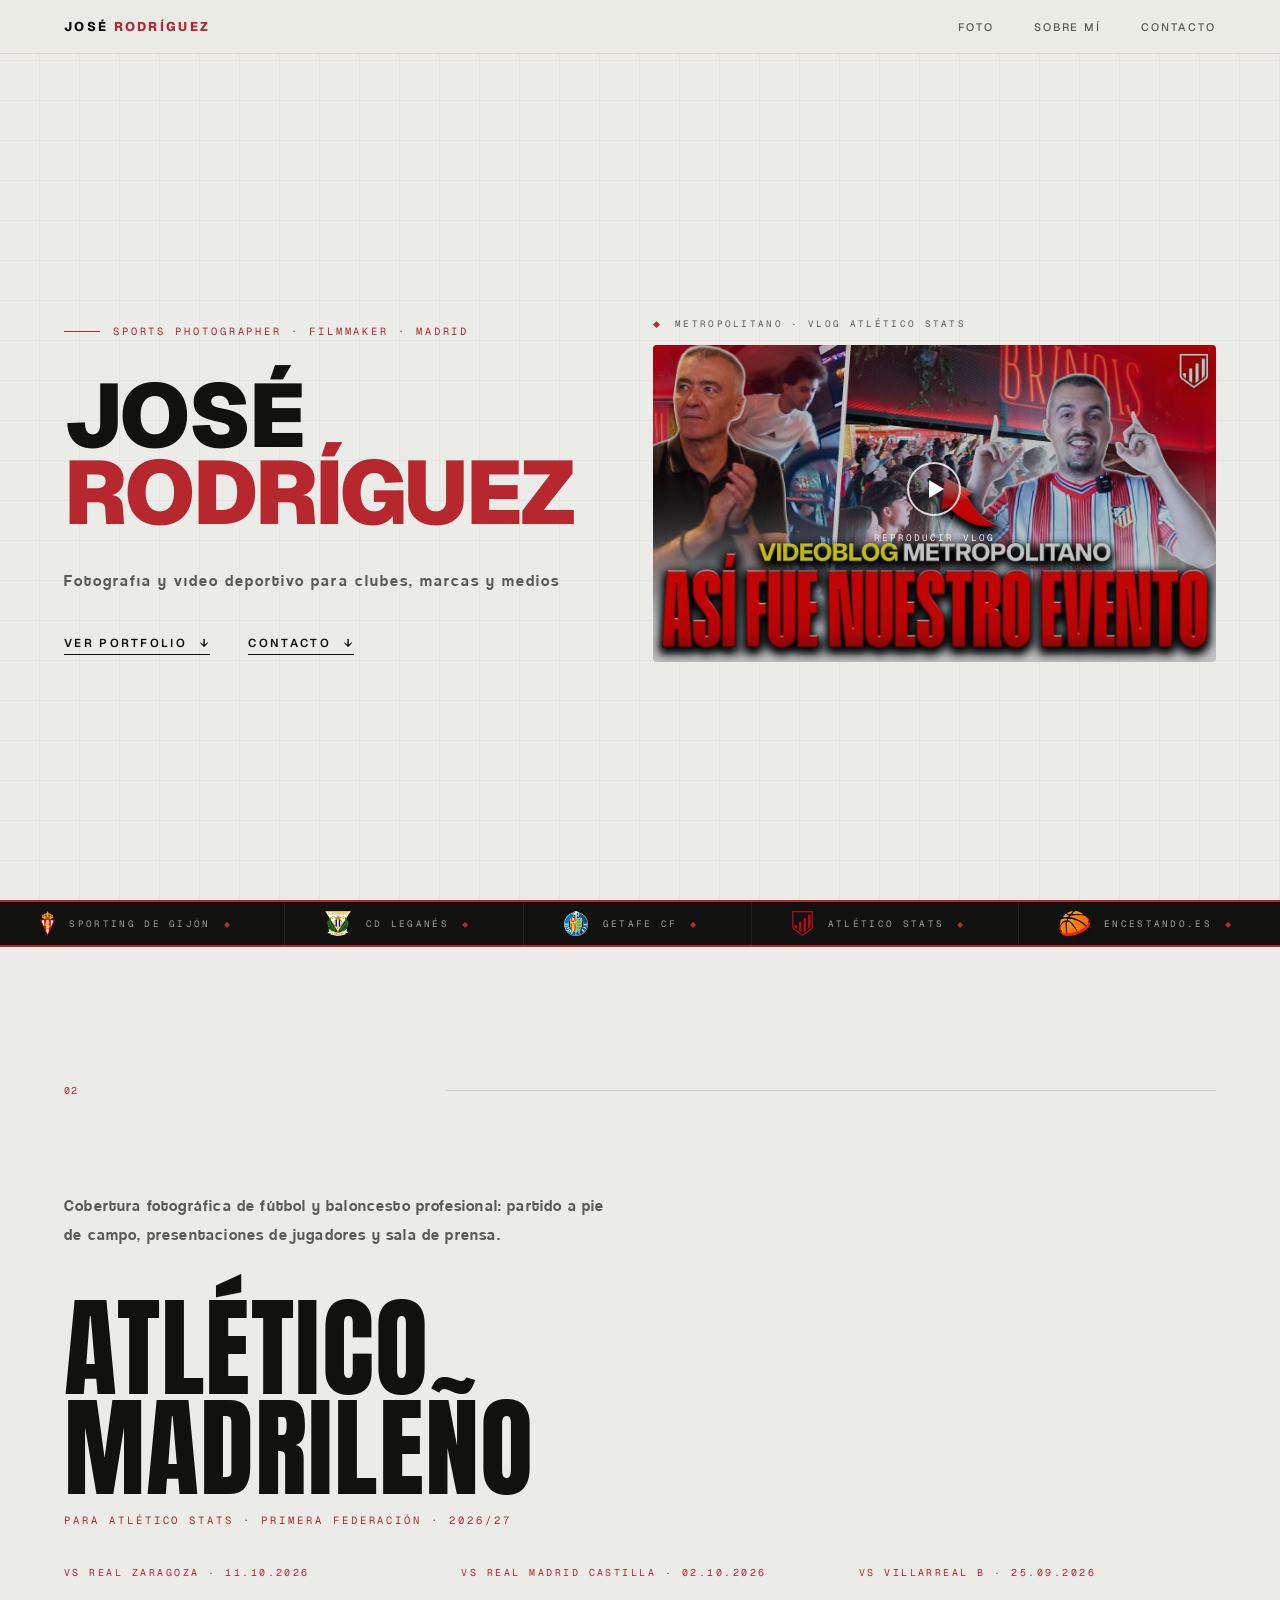
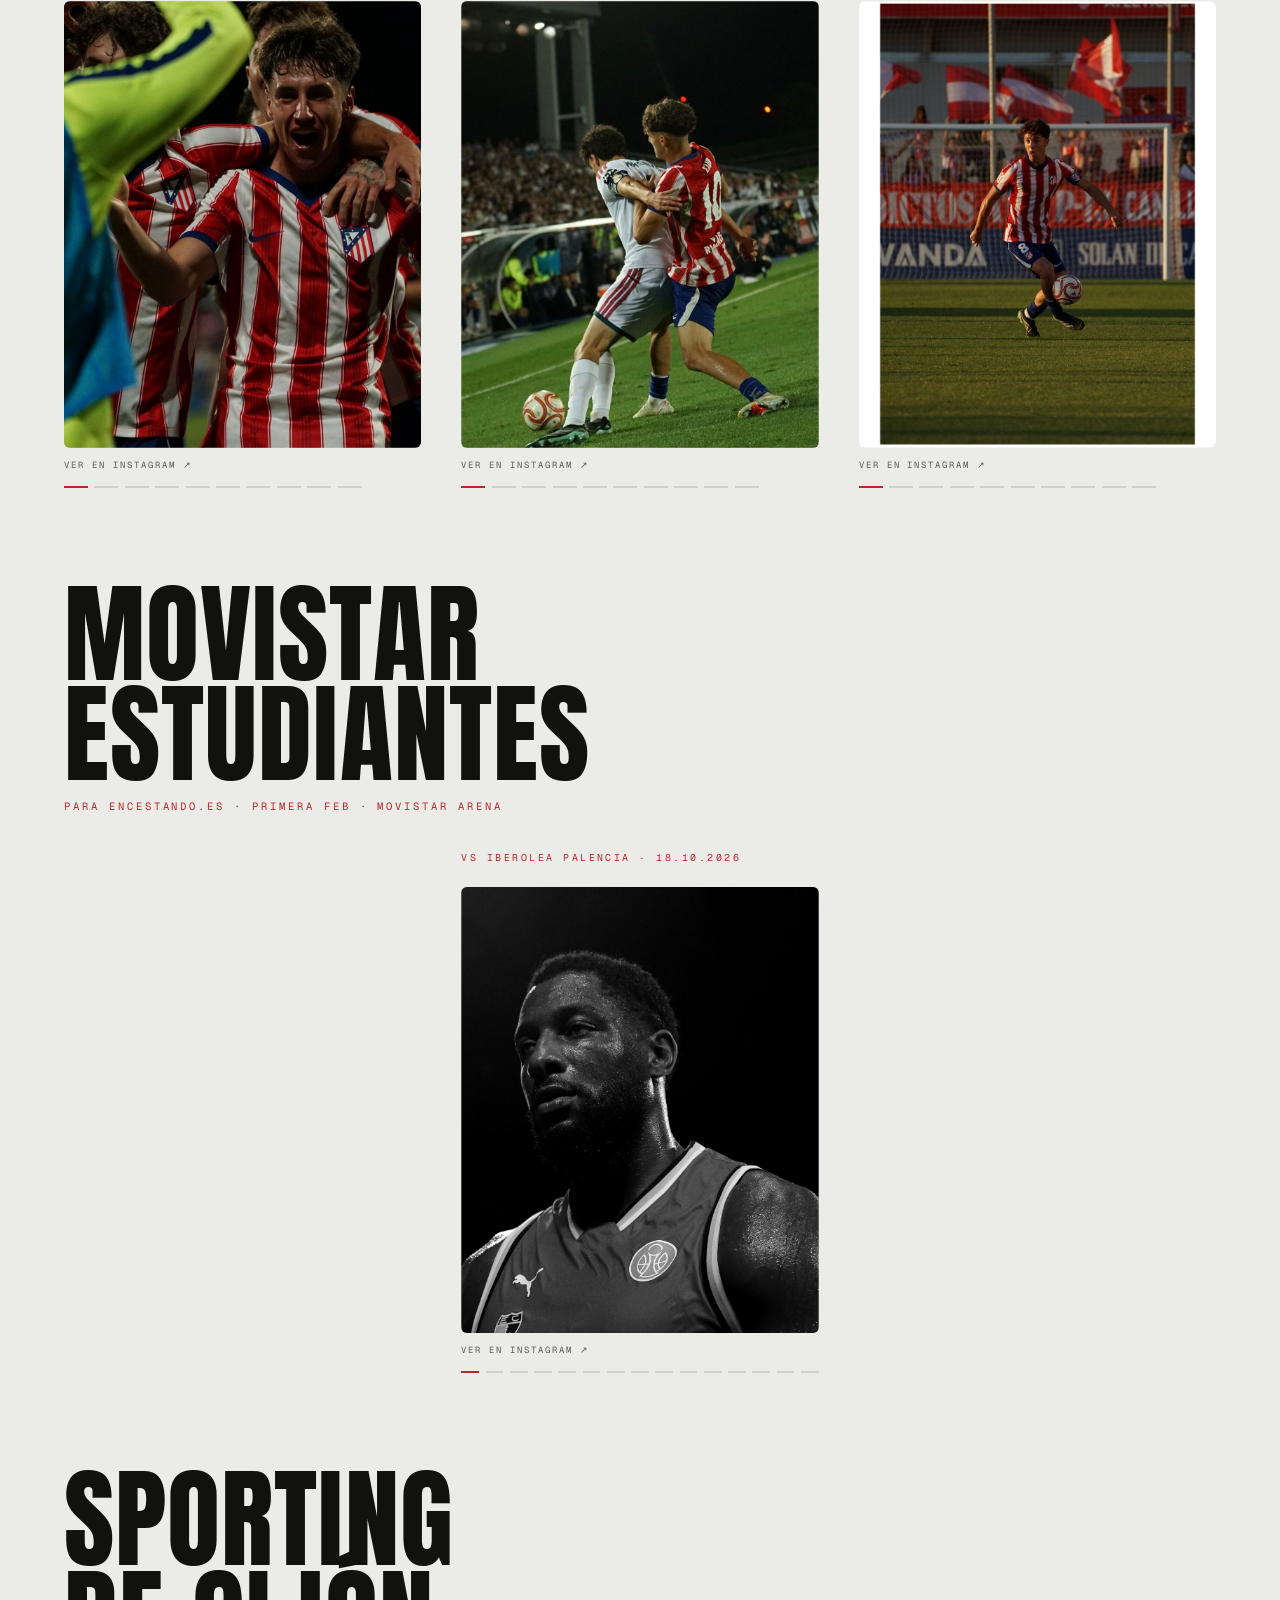
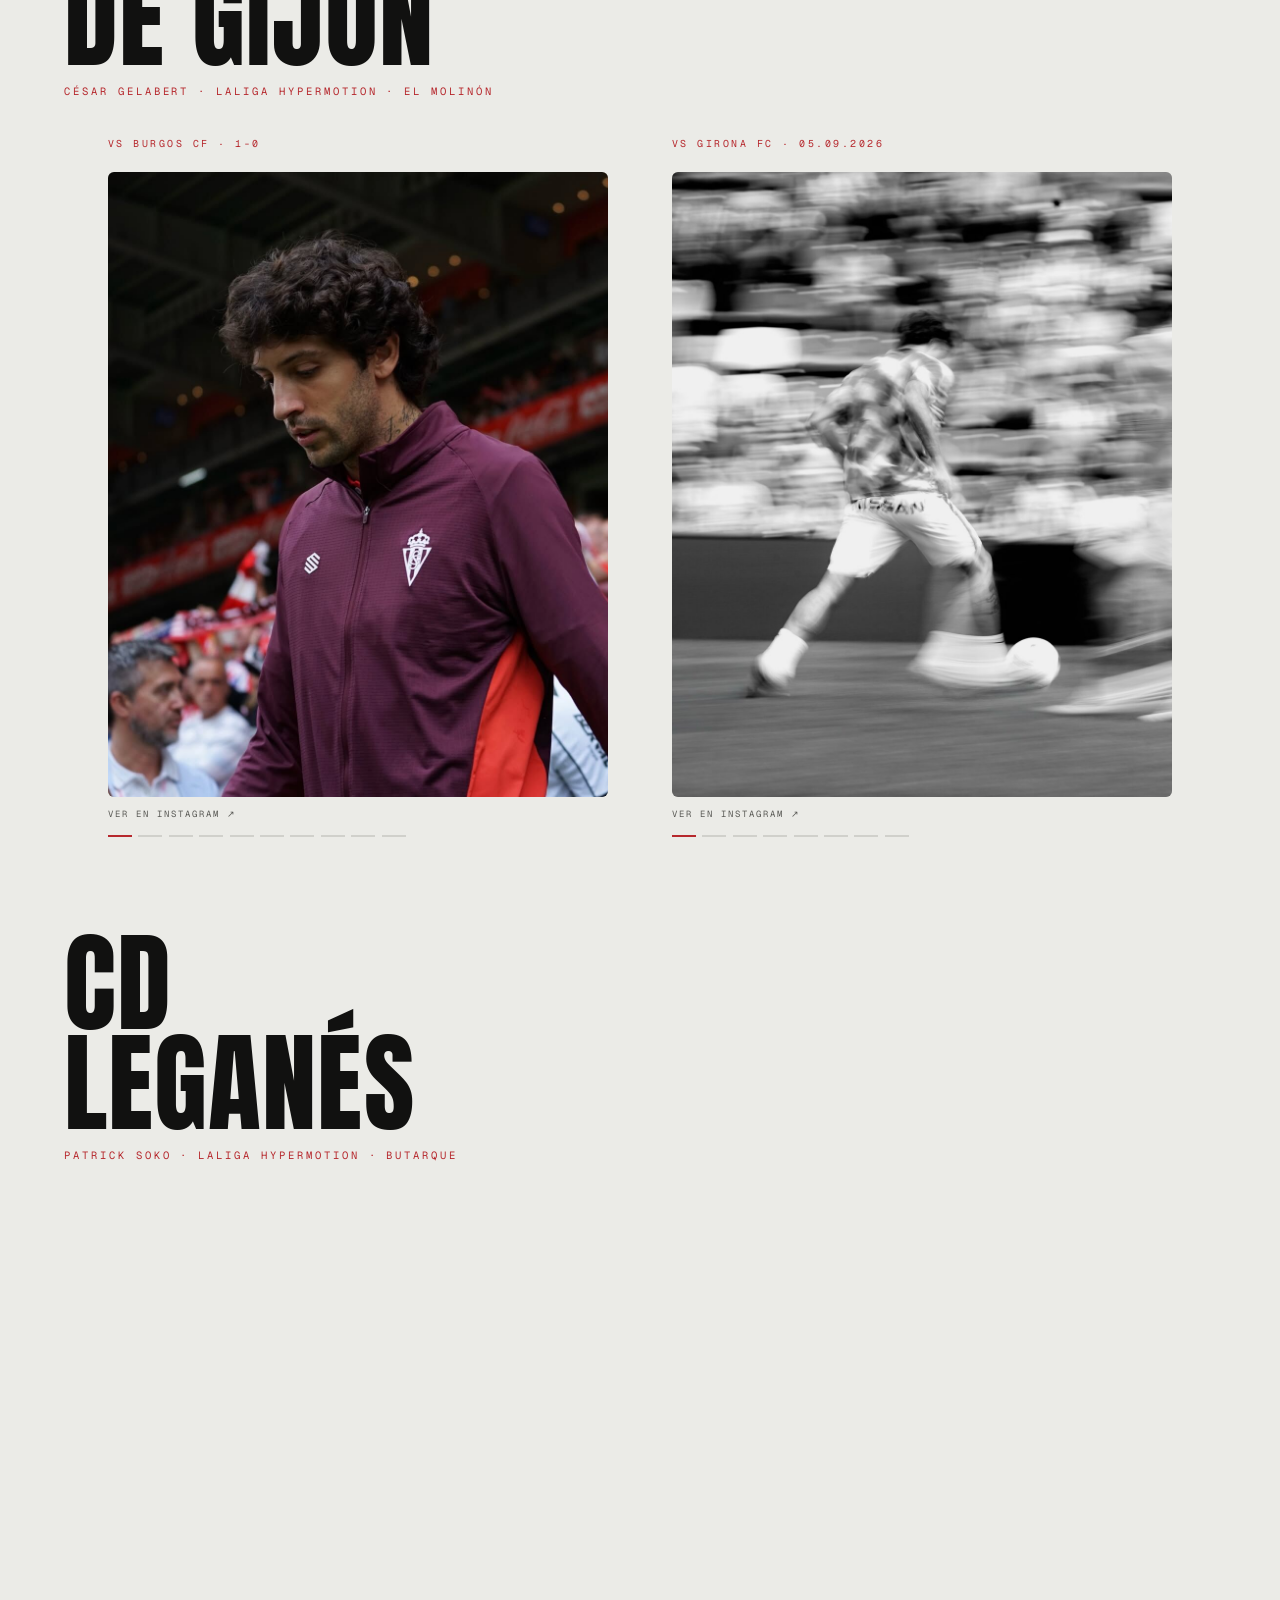
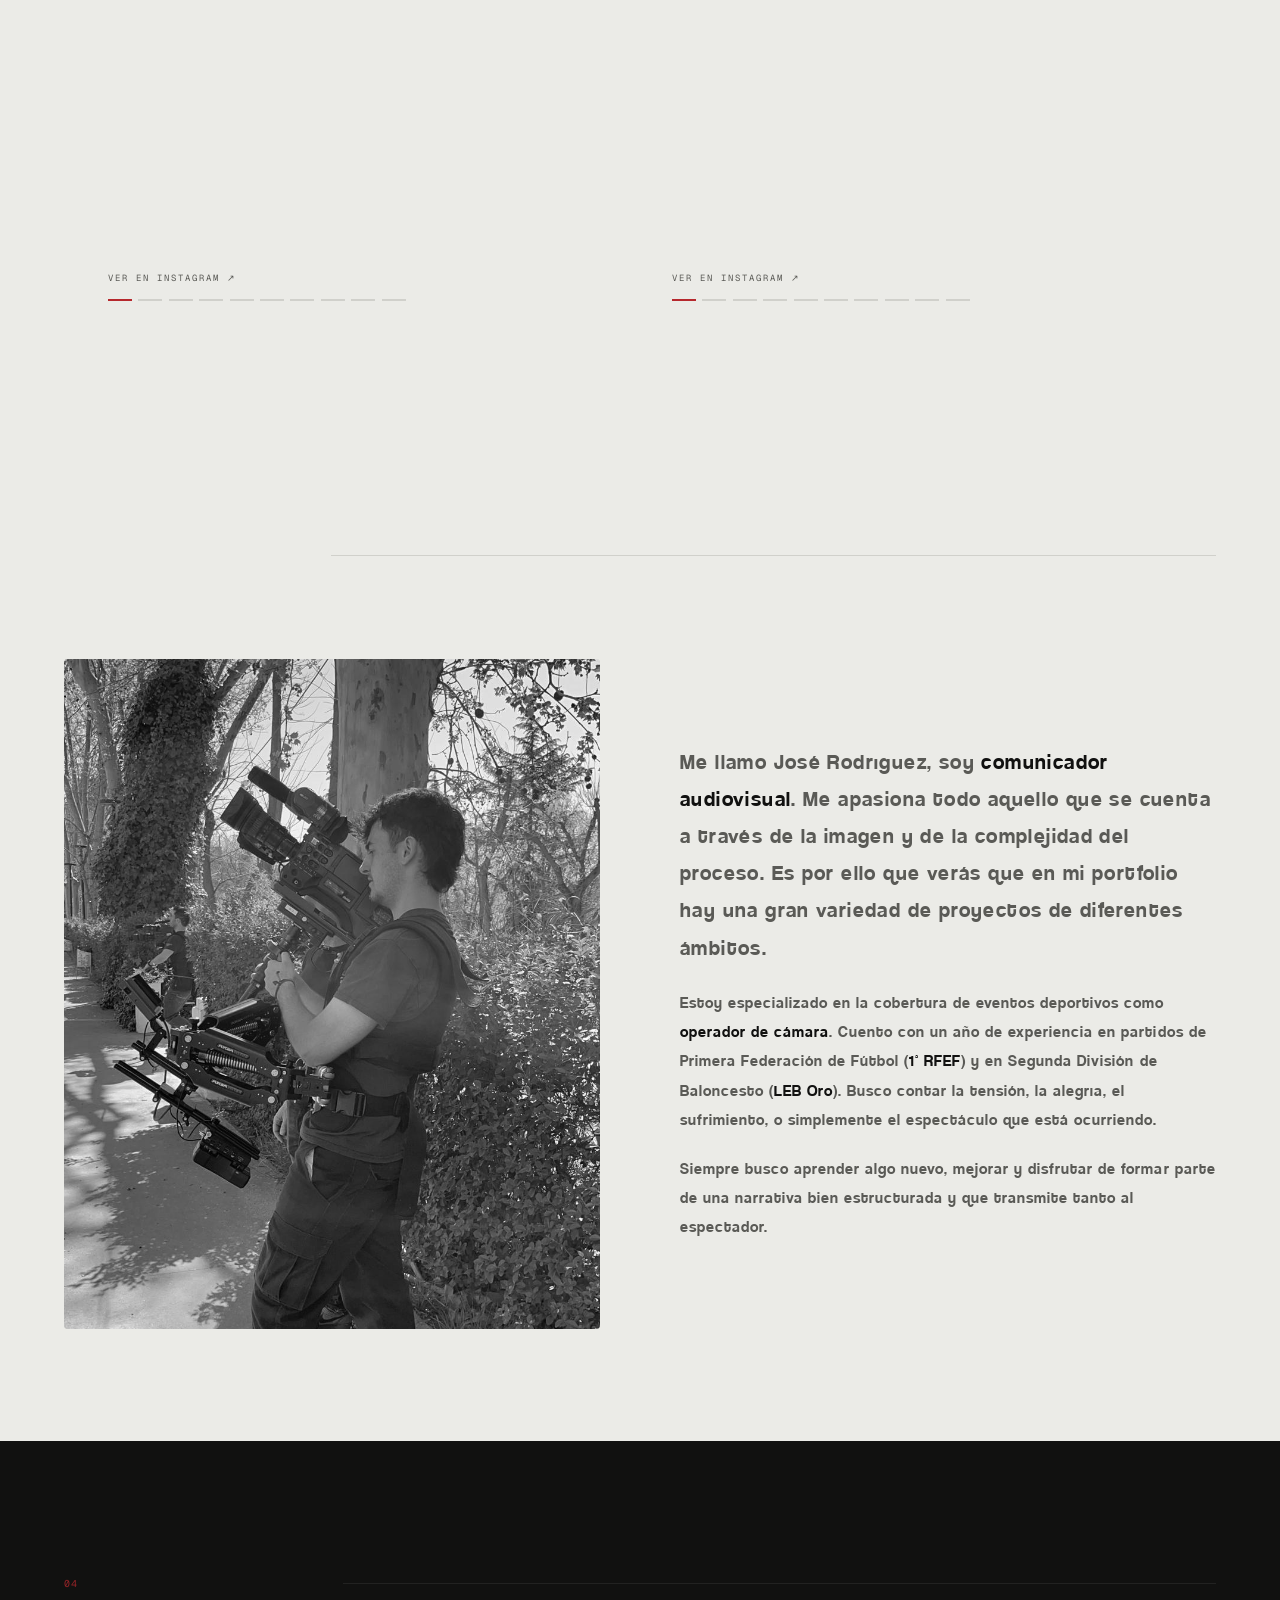
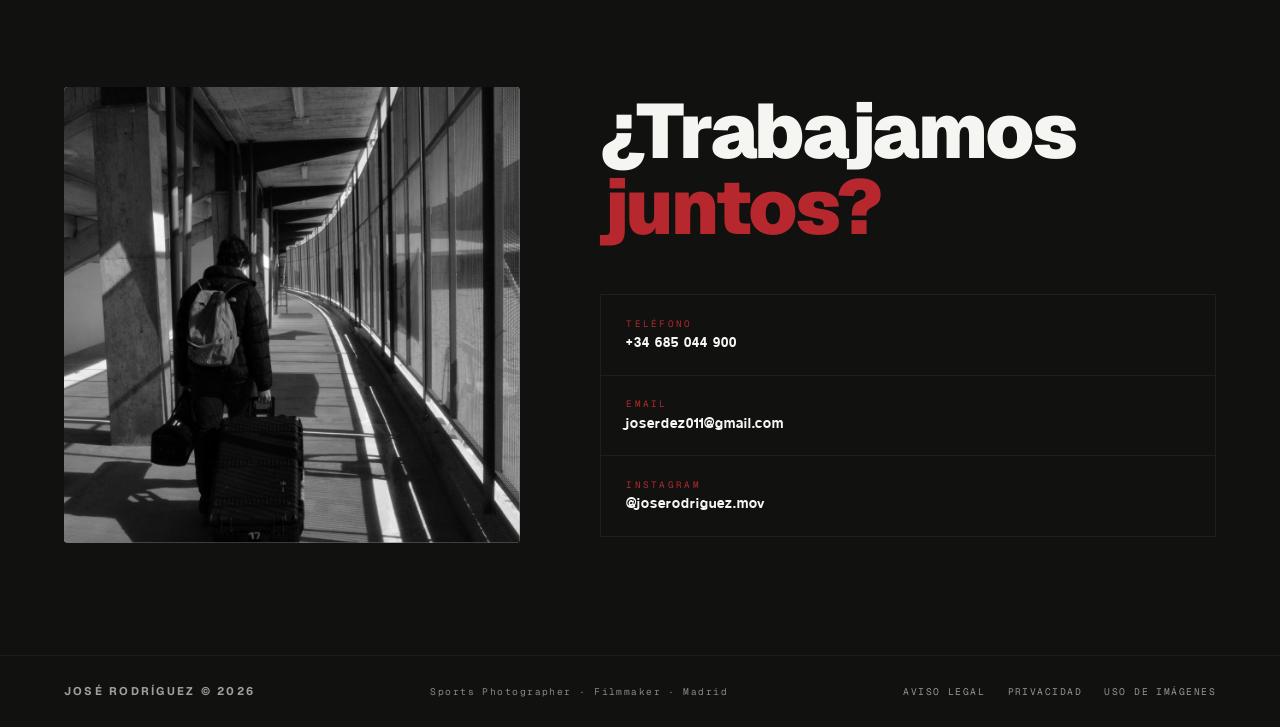
<file: index.html>
<!DOCTYPE html>
<html lang="es">
<head>
  <meta charset="UTF-8">
  <meta name="viewport" content="width=device-width, initial-scale=1.0">
  <title>José Rodríguez — Sports Photographer & Filmmaker</title>
  <meta name="description" content="Sports Photographer & Filmmaker. Fotografía y vídeo deportivo para clubes, marcas y medios. Madrid.">

  <!-- Tipografías: Geist para textos técnicos/números y Coolvetica para un impacto brutalista.
       Autoalojadas en resources/fonts/ para no enviar la IP del visitante a Google ni a
       cdnfonts (RGPD). Para regenerarlas: python scripts/selfhost_fonts.py -->
  <link rel="preload" href="resources/fonts/geist-latin.woff2" as="font" type="font/woff2" crossorigin>
  <link rel="preload" href="resources/fonts/coolvetica.woff" as="font" type="font/woff" crossorigin>
  <link href="resources/fonts/fonts.css" rel="stylesheet">

  <style>
    /* ─── RESET & REGLAS BASE ────────────────────────────────── */
    *, *::before, *::after { box-sizing: border-box; margin: 0; padding: 0; }
    html { scroll-behavior: smooth; font-size: 16px; }

    /* ─── DESIGN TOKENS (Variables Globales) ──────────────────── */
    :root {
      --ease-out: cubic-bezier(0.16, 1, 0.3, 1);
      --bg:    #ebebe7;
      --red:   #b6282d;
      --dark:  #111110;
      --mid:   #5a5a56;
      --pale:  #d0d0cb;
      --white: #f5f5f2;
      --fh:    'Geist', 'Arial', sans-serif;
      --fb:    'Coolvetica', 'Arial Narrow', 'Arial', sans-serif;
      --fm:    'Geist Mono', monospace;
      --fd:    'Anton', 'Arial Narrow', 'Arial', sans-serif; /* Display condensado para titulares editoriales */
    }

    body {
      background: var(--bg);
      color: var(--dark);
      font-family: var(--fb);
      overflow-x: hidden;
    }

    /* ─── NAVEGACIÓN (Fixed + Blur Efecto Lente) ──────────────── */
    nav {
      position: fixed;
      inset: 0 0 auto 0;
      z-index: 1000;
      display: flex;
      justify-content: space-between;
      align-items: center;
      padding: 1.1rem 4rem;
      background: rgba(235,235,231,0.92);
      backdrop-filter: blur(14px);
      -webkit-backdrop-filter: blur(14px);
      border-bottom: 1px solid rgba(182,40,45,0.12);
    }
    .nav-logo {
      font-family: var(--fh);
      font-weight: 800;
      font-size: 0.8rem;
      letter-spacing: 0.18em;
      text-transform: uppercase;
      color: var(--dark);
      z-index: 1001;
    }
    .nav-logo em { color: var(--red); font-style: normal; }

    .nav-links {
      list-style: none;
      display: flex;
      gap: 2.5rem;
    }
    .nav-links a {
      font-family: var(--fh);
      font-size: 0.68rem;
      font-weight: 500;
      letter-spacing: 0.18em;
      text-transform: uppercase;
      text-decoration: none;
      color: var(--mid);
      transition: color 0.2s;
    }
    .nav-links a:hover { color: var(--red); }
    .nav-links a { position: relative; }
    .nav-links a::after { content: ''; position: absolute; left: 0; right: 0; bottom: -6px; height: 1px; background: var(--red);
                          transform: scaleX(0); transform-origin: right; transition: transform 0.35s var(--ease-out); }
    .nav-links a:hover::after { transform: scaleX(1); transform-origin: left; }

    /* Menú Hamburguesa (Mobile) */
    .nav-toggle {
      display: none;
      background: none;
      border: none;
      cursor: pointer;
      padding: 0.5rem;
      z-index: 1001;
    }
    .hamburger {
      display: block;
      width: 24px;
      height: 2px;
      background: var(--dark);
      position: relative;
      transition: background 0.2s;
    }
    .hamburger::before, .hamburger::after {
      content: '';
      position: absolute;
      left: 0;
      width: 24px;
      height: 2px;
      background: var(--dark);
      transition: transform 0.3s;
    }
    .hamburger::before { top: -6px; }
    .hamburger::after { top: 6px; }

    /* Transformación CSS para el estado Open de la hamburguesa */
    .nav-toggle.open .hamburger { background: transparent; }
    .nav-toggle.open .hamburger::before { transform: rotate(45deg); top: 0; }
    .nav-toggle.open .hamburger::after { transform: rotate(-45deg); top: 0; }

    /* ─── HERO / PORTADA (Nombre protagonista + Escaparate) ───── */
    .hero {
      min-height: 100svh;
      display: flex;
      flex-direction: column;
      justify-content: center;
      padding: 9rem 4rem 4rem;
      position: relative;
      overflow: hidden;
      gap: 2.4rem;
    }
    /* Grid de fondo (Estética de guías de cámara/foco) */
    .hero::before {
      content: '';
      position: absolute;
      inset: 0;
      background-image:
        repeating-linear-gradient(0deg, transparent, transparent 39px, rgba(0,0,0,0.03) 39px, rgba(0,0,0,0.03) 40px),
        repeating-linear-gradient(90deg, transparent, transparent 39px, rgba(0,0,0,0.03) 39px, rgba(0,0,0,0.03) 40px);
      pointer-events: none;
      z-index: -1;
    }

    .hero-eyebrow {
      font-family: var(--fm);
      font-size: 0.65rem;
      letter-spacing: 0.28em;
      text-transform: uppercase;
      color: var(--red);
      display: flex;
      align-items: center;
      gap: 0.8rem;
    }
    .hero-eyebrow::before {
      content: '';
      display: inline-block;
      width: 36px;
      height: 1px;
      background: var(--red);
    }

    /* Nombre a secas, escala fluida brutal */
    h1.hero-name {
      font-family: var(--fh);
      font-weight: 900;
      font-size: clamp(3.6rem, 13vw, 12rem);
      line-height: 0.86;
      letter-spacing: -0.035em;
      color: var(--dark);
    }
    h1.hero-name .r { color: var(--red); display: block; }

    .hero-desc { max-width: 540px; }
    .hero-desc p {
      font-family: var(--fb);
      font-size: 1.05rem;
      letter-spacing: 0.12em;
      line-height: 1.6;
      color: var(--mid);
    }
    .hero-desc strong { color: var(--dark); font-weight: 400; }

    .hero-cta {
      display: inline-flex;
      align-items: center;
      gap: 0.8rem;
      font-family: var(--fh);
      font-size: 0.72rem;
      font-weight: 600;
      letter-spacing: 0.2em;
      text-transform: uppercase;
      text-decoration: none;
      color: var(--dark);
      border-bottom: 1px solid var(--dark);
      padding-bottom: 0.25rem;
      transition: color 0.2s, border-color 0.2s;
      width: max-content;
    }
    .hero-cta:hover { color: var(--red); border-color: var(--red); }
    .hero-cta::after { content: '↓'; }
    .hero-ctas { display: flex; flex-wrap: wrap; gap: 1rem 2.4rem; }

    /* Escaparate: proyecto destacado directamente en portada */
    /* La columna de texto conserva el ritmo vertical que antes daba el gap del
       propio .hero, ahora que ese gap separa las dos columnas. */
    .hero-main { display: flex; flex-direction: column; gap: 2.4rem; min-width: 0; }

    .hero-showcase {
      width: 100%;
      margin-top: 0.6rem;
    }
    .hero-showcase-label {
      font-family: var(--fm);
      font-size: 0.58rem;
      letter-spacing: 0.25em;
      text-transform: uppercase;
      color: var(--mid);
      margin-bottom: 0.9rem;
      display: flex;
      align-items: center;
      gap: 0.8rem;
    }
    .hero-showcase-label span { color: var(--red); }

    /* ─── CARRUSEL DE PORTADA ─────────────────────────────────────
       Las fotos del post vienen en 4:5, así que el escaparate se estrecha en
       lugar de ocupar todo el ancho de la portada. Las diapositivas se apilan
       en la misma celda y se cruzan por opacidad: sin reflow y sin saltos. */
    .hero-carousel { width: 100%; }
    /* El marco envuelve solo la fotografía: así las flechas se centran contra
       ella y no contra el conjunto (que incluye el aviso y los puntos). Van
       fuera del <a> a propósito, para que navegar no abra Instagram. */
    .hc-frame { position: relative; }
    .hc-link { display: block; text-decoration: none; }
    .hc-stage {
      position: relative;
      aspect-ratio: 4/5;
      overflow: hidden;
      border-radius: 6px;
      background: var(--pale);
    }
    .hc-slide {
      position: absolute;
      inset: 0;
      width: 100%;
      height: 100%;
      object-fit: cover;
      opacity: 0;
      transition: opacity 0.7s ease, transform 6s linear;
    }
    /* La foto activa se acerca despacio mientras está en pantalla (5 s por foto). */
    .hc-slide.is-active { opacity: 1; transform: scale(1.06); }

    .hc-hint {
      text-decoration: none;
      display: inline-flex;
      align-items: center;
      gap: 0.4rem;
      margin-top: 0.7rem;
      font-family: var(--fm);
      font-size: 0.56rem;
      letter-spacing: 0.22em;
      text-transform: uppercase;
      color: var(--mid);
      transition: color 0.2s;
    }
    .hero-carousel:hover .hc-hint { color: var(--red); }

    /* Flechas: fuera del <a>, para que navegar el carrusel no abra Instagram. */
    .hc-arrow {
      position: absolute;
      top: 50%;
      transform: translateY(-50%);
      width: 2.4rem;
      height: 2.4rem;
      display: grid;
      place-items: center;
      border: 1px solid rgba(235,235,231,0.35);
      background: rgba(17,17,16,0.45);
      color: var(--white);
      font-family: var(--fh);
      font-size: 1.4rem;
      line-height: 1;
      cursor: pointer;
      border-radius: 50%;
      opacity: 0;
      transition: opacity 0.25s, background 0.2s, border-color 0.2s;
    }
    .hero-carousel:hover .hc-arrow,
    .hc-arrow:focus-visible { opacity: 1; }
    .hc-arrow:hover { background: var(--red); border-color: var(--red); }
    .hc-prev { left: 0.7rem; }
    .hc-next { right: 0.7rem; }

    .hc-dots { display: flex; gap: 0.4rem; margin-top: 0.8rem; }
    /* Los puntos encogen si no caben: los 15 del Estudiantes medían 449px en fila y, en el
       móvil, ensanchaban el carrusel por encima del ancho de pantalla. */
    .hc-dot {
      flex: 0 1 1.5rem;
      min-width: 4px;
      height: 2px;
      padding: 0;
      border: 0;
      background: var(--pale);
      cursor: pointer;
      transition: background 0.25s;
    }
    .hc-dot.is-active { background: var(--red); }

    /* Sin autoplay si el visitante pide menos movimiento (lo corta también el JS);
       aquí se elimina además el fundido para que el cambio sea instantáneo. */
    @media (prefers-reduced-motion: reduce) {
      .hc-slide { transition: none; }
      .hc-arrow { opacity: 1; }
    }

    /* En pantallas táctiles no hay hover, así que las flechas se quedan fijas:
       si no, en el móvil el carrusel sólo se podría pasar por los puntos. */
    @media (hover: none) {
      .hc-arrow { opacity: 1; }
    }


    /* ─── MARQUESINA / FILM TICKER (Animación Infinita) ───────── */
    .film-ticker {
      background: var(--dark);
      padding: 0;
      overflow: hidden;
      display: flex;
      border-top: 2px solid var(--red);
      border-bottom: 2px solid var(--red);
    }
    .film-ticker-track {
      display: flex;
      gap: 0;
      /* Cada mitad lleva la lista dos veces (~2550px) para no dejar hueco en pantallas
         anchas; 48s mantiene la velocidad que tenía con la lista de antes. */
      animation: ticker-move 48s linear infinite;
      will-change: transform; /* Optimización de renderizado por GPU */
    }
    .film-ticker-track:hover { animation-play-state: paused; }

    @keyframes ticker-move {
      from { transform: translateX(0); }
      to   { transform: translateX(-50%); }
    }
    .ticker-seg {
      display: flex;
      align-items: center;
      padding: 0.55rem 2.5rem;
      border-right: 1px solid rgba(255,255,255,0.07);
      white-space: nowrap;
      flex-shrink: 0;
    }
    .ticker-seg span {
      font-family: var(--fm);
      font-size: 0.58rem;
      letter-spacing: 0.25em;
      text-transform: uppercase;
      color: rgba(255,255,255,0.6);
    }
    .ticker-seg .red { color: var(--red); margin: 0 0.8rem; font-size: 0.5rem; }
    /* Escudo o logo del cliente, en miniatura delante de su nombre. */
    .ticker-seg img { height: 1.6rem; width: auto; margin-right: 0.9rem; }

    /* ─── MAQUETACIÓN DE SECCIONES (Shells) ──────────────────── */
    section.s { padding: 7rem 4rem; }
    .s-head {
      display: flex;
      align-items: center;
      gap: 1.5rem;
      margin-bottom: 4.5rem;
    }
    .s-num {
      font-family: var(--fm);
      font-size: 0.62rem;
      color: var(--red);
      letter-spacing: 0.15em;
      flex-shrink: 0;
    }
    .s-title {
      font-family: var(--fh);
      font-size: clamp(1.8rem, 4vw, 3rem);
      font-weight: 800;
      color: var(--red);
      letter-spacing: -0.02em;
      flex-shrink: 0;
    }
    .s-rule { flex: 1; height: 1px; background: var(--pale); }

    /* Variantes cromáticas estructurales */
    .s--dark { background: var(--dark); }
    .s--dark .s-num { color: rgba(182,40,45,0.8); }
    .s--dark .s-title { color: var(--red); }
    .s--dark .s-rule { background: rgba(255,255,255,0.07); }

    .s--red { background: var(--red); }
    .s--red .s-num { color: rgba(235,235,231,0.5); }
    .s--red .s-title { color: var(--bg); }
    .s--red .s-rule { background: rgba(235,235,231,0.2); }

    /* ─── INTRO DE SECCIÓN ───────────────────────────────────── */
    .pf-intro {
      font-family: var(--fb);
      font-size: 1.05rem;
      letter-spacing: 0.07em;
      line-height: 1.7;
      max-width: 560px;
      margin-bottom: 3rem;
    }
    .s .pf-intro { color: var(--mid); }

    /* ─── TITULAR EDITORIAL DE CADA CLUB (condensado, ref. Zara) ─ */
    .vfeat { max-width: 1100px; }
    .vfeat-title {
      font-family: var(--fd);
      font-weight: 400;
      font-size: clamp(3rem, 8.5vw, 7.5rem);
      line-height: 0.92;
      text-transform: uppercase;
      letter-spacing: 0.01em;
      color: var(--white);
    }
    .vfeat-title span {
      display: block;
      font-family: var(--fm);
      font-size: 0.66rem;
      letter-spacing: 0.28em;
      text-transform: uppercase;
      color: var(--red);
      margin-top: 1.1rem;
    }
    /* La miniatura (img 16:9) se muestra como bloque a ancho completo y su altura natural
       define el alto del marco: técnica simple e infalible (la misma del grid masonry),
       sin object-fit/aspect-ratio/padding que en el destacado ancho no llenaban. */
    .vid-frame { position: relative; width: 100%; background-color: var(--dark); overflow: hidden; cursor: pointer; border-radius: 4px; }
    .vid-frame img.vid-thumb { display: block; width: 100%; height: auto; transition: transform 0.3s ease; }
    .vid-frame:hover img.vid-thumb { transform: scale(1.03); }
    /* Al reproducir, el <iframe> sustituye a la miniatura; el marco ya no
       tiene contenido que le dé altura, así que la fija el aspect-ratio. */
    .vid-frame iframe { display: block; width: 100%; aspect-ratio: 16/9; border: none; background: #000; }

    .vid-placeholder {
      position: absolute;
      inset: 0;
      display: flex;
      flex-direction: column;
      align-items: center;
      justify-content: center;
      gap: 1rem;
      background: rgba(17,17,16,0.25);
      transition: background 0.3s;
      z-index: 1;
    }
    .vid-frame:hover .vid-placeholder { background: rgba(17,17,16,0.45); }

    /* Icono Play puro CSS */
    .vid-play {
      width: 54px;
      height: 54px;
      border: 2px solid rgba(255,255,255,0.8);
      border-radius: 50%;
      display: flex;
      align-items: center;
      justify-content: center;
      background: rgba(17,17,16,0.2);
      transition: transform 0.2s, background 0.2s;
    }
    .vid-frame:hover .vid-play { transform: scale(1.08); background: var(--red); border-color: var(--red); }
    .vid-play::after {
      content: '';
      margin-left: 4px;
      border-top: 9px solid transparent;
      border-bottom: 9px solid transparent;
      border-left: 15px solid #fff;
    }
    .vid-hint {
      font-family: var(--fm);
      font-size: 0.58rem;
      letter-spacing: 0.22em;
      text-transform: uppercase;
      color: rgba(255,255,255,0.9);
      text-shadow: 0 2px 4px rgba(0,0,0,0.4);
    }
    .s:not(.s--dark) .vfeat-title { color: var(--dark); }

    /* ─── SECCIÓN: PORTFOLIO FOTO ────────────────────────────── */
    /* Dos carruseles de post por club, lado a lado; ancho acotado para que el
       4:5 no se dispare en alto. */
    .post-pair { display: grid; grid-template-columns: repeat(2, minmax(0, 500px)); gap: 4rem; justify-content: center; }
    .post-pair .pf-cat { margin-top: 2.5rem; }
    .post-pair--trio { grid-template-columns: repeat(3, minmax(0, 420px)); gap: 2.5rem; }
    /* El post suelto (Estudiantes) mide lo mismo que una columna del trío del Atlético:
       con 420px fijos salía más grande en portátil y tableta, donde el trío encoge. */
    .post-pair--solo { grid-template-columns: minmax(0, min(420px, calc((100% - 5rem) / 3))); }
    .pf-cat a { color: inherit; text-underline-offset: 3px; }
    /* Etiqueta de categoría: separa el portfolio de foto por reportaje
       (CD Leganés, Getafe CF) en lugar de mezclarlo todo. */
    .pf-cat {
      font-family: var(--fm);
      font-size: 0.62rem;
      letter-spacing: 0.25em;
      text-transform: uppercase;
      color: var(--red);
      margin: 3.5rem 0 1.4rem;
    }

    /* ─── SECCIÓN: SOBRE MÍ (Image-led, ref. Diego Simón) ────── */
    /* Fila principal: foto grande a la izquierda + texto a la derecha */
    .about-grid {
      display: grid;
      grid-template-columns: 1fr 1fr;
      gap: 5rem;
      align-items: center;
    }
    /* Foto editorial en B/N que recupera el color al pasar el cursor */
    .about-photo {
      aspect-ratio: 4/5;
      overflow: hidden;
      border-radius: 4px;
      background: var(--pale);
    }
    .about-photo--sq { aspect-ratio: 1/1; }
    .about-photo img {
      width: 100%;
      height: 100%;
      object-fit: cover;
      filter: grayscale(1);
      transition: filter 0.6s ease, transform 0.6s ease;
    }
    .about-photo:hover img { filter: grayscale(0); transform: scale(1.02); }

    /* Texto de perfil: entrada destacada + cuerpo, en tono apagado */
    .about-lead {
      font-family: var(--fb);
      font-size: clamp(1.1rem, 1.9vw, 1.45rem);
      line-height: 1.6;
      letter-spacing: 0.06em;
      color: var(--mid);
    }
    .about-lead strong { color: var(--dark); font-weight: 400; }
    .about-lead + .about-body { margin-top: 1.3rem; }
    .about-body {
      font-family: var(--fb);
      font-size: 1.05rem;
      line-height: 1.75;
      letter-spacing: 0.06em;
      color: var(--mid);
    }
    .about-body + .about-body { margin-top: 1.2rem; }
    .about-body strong { color: var(--dark); font-weight: 400; }

    /* ─── SECCIÓN: CONTACTO ──────────────────────────────────── */
    /* La foto "en ruta" que antes iba en Sobre mí con una tabla de datos (repetía estos
       mismos enlaces) acompaña ahora al contacto. */
    .contact-grid { display: grid; grid-template-columns: 0.85fr 1.15fr; gap: 5rem; align-items: center; }
    .contact-headline {
      font-family: var(--fh);
      font-size: clamp(2.5rem, 6vw, 5rem);
      font-weight: 900;
      line-height: 1;
      letter-spacing: -0.03em;
      color: var(--white);
    }
    .contact-headline em { color: var(--red); font-style: normal; }
    .contact-links { display: flex; flex-direction: column; gap: 0; margin-top: 3rem; }
    .c-link {
      display: flex;
      flex-direction: column;
      padding: 1.4rem 1.6rem;
      border: 1px solid rgba(255,255,255,0.06);
      border-top: none;
      text-decoration: none;
      position: relative;
      overflow: hidden;
      transition: background 0.2s, border-color 0.2s;
    }
    .c-link:first-child { border-top: 1px solid rgba(255,255,255,0.06); }
    /* Animación de barra lateral en hover */
    .c-link::before {
      content: '';
      position: absolute;
      left: 0; top: 0; bottom: 0;
      width: 3px;
      background: var(--red);
      transform: scaleY(0);
      transform-origin: bottom;
      transition: transform 0.25s ease;
    }
    .c-link:hover::before { transform: scaleY(1); }
    .c-link:hover { background: rgba(182,40,45,0.06); border-color: rgba(182,40,45,0.2); }
    .c-lbl {
      font-family: var(--fm);
      font-size: 0.58rem;
      letter-spacing: 0.25em;
      text-transform: uppercase;
      color: var(--red);
      margin-bottom: 0.3rem;
    }
    .c-val { font-family: var(--fb); font-size: 1rem; letter-spacing: 0.06em; color: var(--white); }

    /* ─── FOOTER ─────────────────────────────────────────────── */
    footer {
      background: var(--dark);
      padding: 1.8rem 4rem;
      border-top: 1px solid rgba(255,255,255,0.05);
      display: flex;
      justify-content: space-between;
      align-items: center;
      flex-wrap: wrap;
      gap: 1rem 2rem;
    }
    .foot-name { font-family: var(--fh); font-size: 0.7rem; font-weight: 700; letter-spacing: 0.2em; text-transform: uppercase; color: rgba(255,255,255,0.6); }
    .foot-copy { font-family: var(--fm); font-size: 0.6rem; letter-spacing: 0.15em; color: rgba(255,255,255,0.5); }
    .foot-legal { display: flex; gap: 1.4rem; flex-wrap: wrap; }
    .foot-legal a {
      font-family: var(--fm); font-size: 0.6rem; letter-spacing: 0.15em;
      text-transform: uppercase; color: rgba(255,255,255,0.55);
      text-decoration: none; transition: color 0.25s ease;
    }
    .foot-legal a:hover { color: var(--red); }

    /* ─── RENDER PERFORMANCE ANIMATIONS ─────────────────────── */
    @keyframes fadeUp {
      from { opacity: 0; transform: translateY(22px); }
      to   { opacity: 1; transform: translateY(0); }
    }
    .hero-eyebrow   { animation: fadeUp 0.7s 0.05s ease both; }
    h1.hero-name    { animation: fadeUp 0.7s 0.15s ease both; }
    .hero-desc      { animation: fadeUp 0.7s 0.25s ease both; }
    .hero-cta       { animation: fadeUp 0.7s 0.32s ease both; }
    .hero-showcase  { animation: fadeUp 0.7s 0.4s ease both; }

    h1.hero-name .r { animation: fadeUp 0.8s 0.3s var(--ease-out) both; }

    /* ─── MOVIMIENTO AL HACER SCROLL ─────────────────────────────
       El JS marca las piezas de cada sección (así, sin JS, todo se ve) y les añade
       .visible al asomar. Sólo transform, opacity y clip-path: no recoloca la página. */
    .reveal { opacity: 0; transform: translateY(28px); transition: opacity 0.8s var(--ease-out), transform 0.8s var(--ease-out); transition-delay: var(--d, 0s); }
    .reveal.visible { opacity: 1; transform: none; }
    /* Titulares: suben desde detrás de una máscara. El margen negativo final deja
       sitio a tildes y descendentes. */
    .reveal-mask { clip-path: inset(0 0 100% 0); transform: translateY(0.3em); transition: clip-path 1s var(--ease-out), transform 1s var(--ease-out); transition-delay: var(--d, 0s); }
    .reveal-mask.visible { clip-path: inset(-25% -5% -25% -5%); transform: none; }
    /* Fotos y vídeos: se descubren de abajo arriba, como una cortina, y la imagen se asienta. */
    .reveal-media { clip-path: inset(100% 0 0 0); transition: clip-path 1.1s var(--ease-out); transition-delay: var(--d, 0s); }
    .reveal-media.visible { clip-path: inset(0); }
    .reveal-media img:not(.hc-slide), .reveal-media video { transform: scale(1.12); transition: transform 1.5s var(--ease-out); transition-delay: var(--d, 0s); }
    .reveal-media.visible img:not(.hc-slide), .reveal-media.visible video { transform: none; }
    /* La línea de cada cabecera de sección se dibuja de izquierda a derecha. */
    .reveal-line .s-rule { transform: scaleX(0); transform-origin: left; transition: transform 1.2s 0.25s var(--ease-out); }
    .reveal-line.visible .s-rule { transform: scaleX(1); }

    /* Barra de progreso de lectura, en el rojo de grabación. */
    .scroll-progress { position: fixed; top: 0; left: 0; right: 0; height: 2px; background: var(--red); transform: scaleX(0); transform-origin: left; z-index: 3000; pointer-events: none; }

    /* ─── RESPONSIVE DESIGN (Media Queries) ──────────────────── */

    /* Pantallas grandes: el contenido se queda en 1440px centrados. Sin tope,
       a 2560px las rejillas de foto y vídeo se estiraban a pantalla completa
       mientras textos y carruseles se quedaban diminutos a un lado. */
    nav, .hero, section.s, footer {
      padding-left: max(4rem, calc(50% - 720px));
      padding-right: max(4rem, calc(50% - 720px));
    }

    /* En una sola columna el vlog quedaba por debajo del fold. A partir de
       700px el nombre y el vlog se enfrentan en dos columnas. */
    @media (min-width: 700px) {
      .hero {
        display: grid;
        grid-template-columns: minmax(0, 1fr) clamp(300px, 44vw, 720px);
        align-items: center;
        column-gap: clamp(2rem, 5vw, 5rem);
      }
      /* El nombre ya no dispone del ancho completo: se redimensiona contra su
         columna para no desbordarla. */
      h1.hero-name { font-size: clamp(2.6rem, 7vw, 6.4rem); }
      .hero-showcase { width: 100%; margin-top: 0; }
    }

    @media (max-width: 980px) {
      .post-pair--trio, .post-pair--solo { grid-template-columns: minmax(0, 500px); }
      nav { padding: 1rem 1.5rem; }
      .nav-toggle { display: block; }
      .nav-links {
        position: fixed;
        top: 0; left: 0; right: 0; bottom: 0;
        height: 100vh;
        background: var(--bg);
        flex-direction: column;
        justify-content: center;
        align-items: center;
        gap: 2.4rem;
        transform: translateY(-100%);
        transition: transform 0.4s cubic-bezier(0.77, 0, 0.175, 1);
      }
      .nav-links.open { transform: translateY(0); }
      .nav-links a { font-size: 1.4rem; font-weight: 700; color: var(--dark); }

      .hero { padding: 8rem 1.5rem 4rem 1.5rem; gap: 2rem; }

      .hero, section.s, footer { padding-left: 1.5rem; padding-right: 1.5rem; }
      section.s { padding-top: 5rem; padding-bottom: 5rem; }

      .about-grid, .contact-grid { grid-template-columns: 1fr; gap: 3rem; }
      .contact-grid .about-photo { order: 1; }   /* en móvil, los enlaces antes que la foto */
    }

    @media (max-width: 600px) {
      h1.hero-name { font-size: clamp(2.9rem, 15vw, 4.5rem); }
      /* "ESTUDIANTES" no cabía a 320px con el mínimo de 3rem y se cortaba. */
      .vfeat-title { font-size: clamp(2.4rem, 14vw, 3rem); }
      .post-pair { grid-template-columns: 1fr; gap: 0; }
      .s-head { flex-direction: column; align-items: flex-start; gap: 0.8rem; margin-bottom: 3rem; }
      .s-rule { width: 100%; height: 1px; flex: none; }
      footer { flex-direction: column; align-items: flex-start; gap: 1rem; }
    }

    /* Respeto estricto a las preferencias del sistema del usuario */
    @media (prefers-reduced-motion: reduce) {
      *, *::before, *::after { animation-duration: 0.01ms !important; transition-duration: 0.01ms !important; }
      .hc-slide.is-active, .reveal-media img, .reveal-media video { transform: none !important; }
    }
  </style>
</head>
<body>

<!-- Estructura semántica de navegación accesible -->
<nav aria-label="Navegación principal">
  <div class="nav-logo">José <em>Rodríguez</em></div>

  <button class="nav-toggle" aria-label="Abrir menú" aria-expanded="false">
    <span class="hamburger"></span>
  </button>

  <ul class="nav-links">
    <li><a href="#photo">Foto</a></li>
    <li><a href="#about">Sobre mí</a></li>
    <li><a href="#contact">Contacto</a></li>
  </ul>
</nav>

<!-- ════════════════════════════════════════════════════════════
     01 · PORTADA — Nombre protagonista + proyecto escaparate
     ════════════════════════════════════════════════════════════ -->
<header class="hero" id="hero">
  <div class="hero-main">
    <div class="hero-eyebrow">Sports Photographer · Filmmaker · Madrid</div>
    <h1 class="hero-name">
      JOSÉ
      <span class="r">RODRÍGUEZ</span>
    </h1>

    <div class="hero-desc">
      <p>Fotografía y vídeo deportivo para clubes, marcas y medios</p>
    </div>

    <div class="hero-ctas">
      <a class="hero-cta" href="#photo">Ver portfolio</a>
      <a class="hero-cta" href="#contact">Contacto</a>
    </div>
  </div>

  <!-- ESCAPARATE: vlog de Atlético Stats en el Metropolitano. Miniatura
       autoalojada y sin loading="lazy" (es la imagen LCP); el <iframe>
       youtube-nocookie sólo se inserta al pulsar, así la portada no contacta
       con YouTube hasta entonces. -->
  <div class="hero-showcase">
    <div class="hero-showcase-label"><span>◆</span> Metropolitano · Vlog Atlético Stats</div>
    <div class="vid-frame" onclick="loadYouTube(this, 'KY1CASKn1mo')">
      <img src="resources/fotografias/vlog-atletico-stats.jpg" alt="Videoblog del evento de Atlético Stats en el Metropolitano" class="vid-thumb">
      <div class="vid-placeholder">
        <div class="vid-play"></div>
        <span class="vid-hint">Reproducir vlog</span>
      </div>
    </div>
  </div>
</header>

<!-- Clientes y marcas con los que ha colaborado José. Oculto para lectores de pantalla:
     los mismos nombres ya aparecen en el portfolio. -->
<div class="film-ticker" aria-hidden="true">
  <div class="film-ticker-track" id="ticker">
    <div class="ticker-seg"><img src="resources/logos/sporting.png" alt=""><span>Sporting de Gijón</span><span class="red">◆</span></div>
    <div class="ticker-seg"><img src="resources/logos/leganes.png" alt=""><span>CD Leganés</span><span class="red">◆</span></div>
    <div class="ticker-seg"><img src="resources/logos/getafe.png" alt=""><span>Getafe CF</span><span class="red">◆</span></div>
    <div class="ticker-seg"><img src="resources/logos/atletico-stats.png" alt=""><span>Atlético Stats</span><span class="red">◆</span></div>
    <div class="ticker-seg"><img src="resources/logos/encestando.png" alt=""><span>Encestando.es</span><span class="red">◆</span></div>
    <div class="ticker-seg"><img src="resources/logos/sporting.png" alt=""><span>Sporting de Gijón</span><span class="red">◆</span></div>
    <div class="ticker-seg"><img src="resources/logos/leganes.png" alt=""><span>CD Leganés</span><span class="red">◆</span></div>
    <div class="ticker-seg"><img src="resources/logos/getafe.png" alt=""><span>Getafe CF</span><span class="red">◆</span></div>
    <div class="ticker-seg"><img src="resources/logos/atletico-stats.png" alt=""><span>Atlético Stats</span><span class="red">◆</span></div>
    <div class="ticker-seg"><img src="resources/logos/encestando.png" alt=""><span>Encestando.es</span><span class="red">◆</span></div>
    <!-- Duplicación del track idéntica para asegurar el loop infinito sin saltos visuales -->
    <div class="ticker-seg"><img src="resources/logos/sporting.png" alt=""><span>Sporting de Gijón</span><span class="red">◆</span></div>
    <div class="ticker-seg"><img src="resources/logos/leganes.png" alt=""><span>CD Leganés</span><span class="red">◆</span></div>
    <div class="ticker-seg"><img src="resources/logos/getafe.png" alt=""><span>Getafe CF</span><span class="red">◆</span></div>
    <div class="ticker-seg"><img src="resources/logos/atletico-stats.png" alt=""><span>Atlético Stats</span><span class="red">◆</span></div>
    <div class="ticker-seg"><img src="resources/logos/encestando.png" alt=""><span>Encestando.es</span><span class="red">◆</span></div>
    <div class="ticker-seg"><img src="resources/logos/sporting.png" alt=""><span>Sporting de Gijón</span><span class="red">◆</span></div>
    <div class="ticker-seg"><img src="resources/logos/leganes.png" alt=""><span>CD Leganés</span><span class="red">◆</span></div>
    <div class="ticker-seg"><img src="resources/logos/getafe.png" alt=""><span>Getafe CF</span><span class="red">◆</span></div>
    <div class="ticker-seg"><img src="resources/logos/atletico-stats.png" alt=""><span>Atlético Stats</span><span class="red">◆</span></div>
    <div class="ticker-seg"><img src="resources/logos/encestando.png" alt=""><span>Encestando.es</span><span class="red">◆</span></div>
  </div>
</div>

<!-- ════════════════════════════════════════════════════════════
     02 · PORTFOLIO FOTO — Cobertura deportiva por club
     ════════════════════════════════════════════════════════════ -->
<section class="s" id="photo">
  <div class="s-head">
    <span class="s-num">02</span>
    <h2 class="s-title">Portfolio Foto</h2>
    <div class="s-rule"></div>
  </div>

  <p class="pf-intro">Cobertura fotográfica de fútbol y baloncesto profesional: partido a pie de campo, presentaciones de jugadores y sala de prensa.</p>

  <!-- ── POSTS DE INSTAGRAM POR CLUB ─────────────────────────────────────────
       Cada post es un carrusel igual que el de portada (flechas, puntos, pase
       automático), en su orden y en 4:5. El del Burgos reutiliza las fotos de la
       portada. Pulsar la foto abre el post; no se incrusta nada de Instagram.
       ─────────────────────────────────────────────────────────────────────── -->
  <!-- Atlético Madrileño: los tres últimos posts que José publicó para Atlético
       Stats, del más reciente al más antiguo. Tres carruseles en fila. -->
  <div class="vfeat">
    <h3 class="vfeat-title">Atlético<br>Madrileño<span>Para Atlético Stats · Primera Federación · 2026/27</span></h3>
  </div>

  <div class="post-pair post-pair--trio">
    <div class="hero-carousel" aria-roledescription="carrusel" aria-label="Atlético Madrileño — Real Zaragoza">
      <p class="pf-cat">vs Real Zaragoza · 11.10.2026</p>
      <div class="hc-frame">
        <a class="hc-link" href="https://www.instagram.com/p/DeZDKNvln8I/" target="_blank" rel="noopener" aria-label="Ver la publicación completa en Instagram">
          <div class="hc-stage">
            <img class="hc-slide is-active" src="resources/fotografias/atleti-zaragoza-01.jpg" alt="Atlético Madrileño — Real Zaragoza, fotografía 1 de 10" loading="lazy">
            <img class="hc-slide" src="resources/fotografias/atleti-zaragoza-02.jpg" alt="Atlético Madrileño — Real Zaragoza, fotografía 2 de 10" loading="lazy">
            <img class="hc-slide" src="resources/fotografias/atleti-zaragoza-03.jpg" alt="Atlético Madrileño — Real Zaragoza, fotografía 3 de 10" loading="lazy">
            <img class="hc-slide" src="resources/fotografias/atleti-zaragoza-04.jpg" alt="Atlético Madrileño — Real Zaragoza, fotografía 4 de 10" loading="lazy">
            <img class="hc-slide" src="resources/fotografias/atleti-zaragoza-05.jpg" alt="Atlético Madrileño — Real Zaragoza, fotografía 5 de 10" loading="lazy">
            <img class="hc-slide" src="resources/fotografias/atleti-zaragoza-06.jpg" alt="Atlético Madrileño — Real Zaragoza, fotografía 6 de 10" loading="lazy">
            <img class="hc-slide" src="resources/fotografias/atleti-zaragoza-07.jpg" alt="Atlético Madrileño — Real Zaragoza, fotografía 7 de 10" loading="lazy">
            <img class="hc-slide" src="resources/fotografias/atleti-zaragoza-08.jpg" alt="Atlético Madrileño — Real Zaragoza, fotografía 8 de 10" loading="lazy">
            <img class="hc-slide" src="resources/fotografias/atleti-zaragoza-09.jpg" alt="Atlético Madrileño — Real Zaragoza, fotografía 9 de 10" loading="lazy">
            <img class="hc-slide" src="resources/fotografias/atleti-zaragoza-10.jpg" alt="Atlético Madrileño — Real Zaragoza, fotografía 10 de 10" loading="lazy">
          </div>
        </a>
        <button class="hc-arrow hc-prev" type="button" aria-label="Fotografía anterior">‹</button>
        <button class="hc-arrow hc-next" type="button" aria-label="Fotografía siguiente">›</button>
      </div>
      <a class="hc-hint" href="https://www.instagram.com/p/DeZDKNvln8I/" target="_blank" rel="noopener">Ver en Instagram ↗</a>
      <div class="hc-dots">
        <button class="hc-dot is-active" type="button" aria-label="Ir a la fotografía 1 de 10"></button>
        <button class="hc-dot" type="button" aria-label="Ir a la fotografía 2 de 10"></button>
        <button class="hc-dot" type="button" aria-label="Ir a la fotografía 3 de 10"></button>
        <button class="hc-dot" type="button" aria-label="Ir a la fotografía 4 de 10"></button>
        <button class="hc-dot" type="button" aria-label="Ir a la fotografía 5 de 10"></button>
        <button class="hc-dot" type="button" aria-label="Ir a la fotografía 6 de 10"></button>
        <button class="hc-dot" type="button" aria-label="Ir a la fotografía 7 de 10"></button>
        <button class="hc-dot" type="button" aria-label="Ir a la fotografía 8 de 10"></button>
        <button class="hc-dot" type="button" aria-label="Ir a la fotografía 9 de 10"></button>
        <button class="hc-dot" type="button" aria-label="Ir a la fotografía 10 de 10"></button>
      </div>
    </div>
    <div class="hero-carousel" aria-roledescription="carrusel" aria-label="Real Madrid Castilla — Atlético Madrileño">
      <p class="pf-cat">vs Real Madrid Castilla · 02.10.2026</p>
      <div class="hc-frame">
        <a class="hc-link" href="https://www.instagram.com/p/DeBy3bfG0Qt/" target="_blank" rel="noopener" aria-label="Ver la publicación completa en Instagram">
          <div class="hc-stage">
            <img class="hc-slide is-active" src="resources/fotografias/atleti-castilla-01.jpg" alt="Real Madrid Castilla — Atlético Madrileño, fotografía 1 de 10" loading="lazy">
            <img class="hc-slide" src="resources/fotografias/atleti-castilla-02.jpg" alt="Real Madrid Castilla — Atlético Madrileño, fotografía 2 de 10" loading="lazy">
            <img class="hc-slide" src="resources/fotografias/atleti-castilla-03.jpg" alt="Real Madrid Castilla — Atlético Madrileño, fotografía 3 de 10" loading="lazy">
            <img class="hc-slide" src="resources/fotografias/atleti-castilla-04.jpg" alt="Real Madrid Castilla — Atlético Madrileño, fotografía 4 de 10" loading="lazy">
            <img class="hc-slide" src="resources/fotografias/atleti-castilla-05.jpg" alt="Real Madrid Castilla — Atlético Madrileño, fotografía 5 de 10" loading="lazy">
            <img class="hc-slide" src="resources/fotografias/atleti-castilla-06.jpg" alt="Real Madrid Castilla — Atlético Madrileño, fotografía 6 de 10" loading="lazy">
            <img class="hc-slide" src="resources/fotografias/atleti-castilla-07.jpg" alt="Real Madrid Castilla — Atlético Madrileño, fotografía 7 de 10" loading="lazy">
            <img class="hc-slide" src="resources/fotografias/atleti-castilla-08.jpg" alt="Real Madrid Castilla — Atlético Madrileño, fotografía 8 de 10" loading="lazy">
            <img class="hc-slide" src="resources/fotografias/atleti-castilla-09.jpg" alt="Real Madrid Castilla — Atlético Madrileño, fotografía 9 de 10" loading="lazy">
            <img class="hc-slide" src="resources/fotografias/atleti-castilla-10.jpg" alt="Real Madrid Castilla — Atlético Madrileño, fotografía 10 de 10" loading="lazy">
          </div>
        </a>
        <button class="hc-arrow hc-prev" type="button" aria-label="Fotografía anterior">‹</button>
        <button class="hc-arrow hc-next" type="button" aria-label="Fotografía siguiente">›</button>
      </div>
      <a class="hc-hint" href="https://www.instagram.com/p/DeBy3bfG0Qt/" target="_blank" rel="noopener">Ver en Instagram ↗</a>
      <div class="hc-dots">
        <button class="hc-dot is-active" type="button" aria-label="Ir a la fotografía 1 de 10"></button>
        <button class="hc-dot" type="button" aria-label="Ir a la fotografía 2 de 10"></button>
        <button class="hc-dot" type="button" aria-label="Ir a la fotografía 3 de 10"></button>
        <button class="hc-dot" type="button" aria-label="Ir a la fotografía 4 de 10"></button>
        <button class="hc-dot" type="button" aria-label="Ir a la fotografía 5 de 10"></button>
        <button class="hc-dot" type="button" aria-label="Ir a la fotografía 6 de 10"></button>
        <button class="hc-dot" type="button" aria-label="Ir a la fotografía 7 de 10"></button>
        <button class="hc-dot" type="button" aria-label="Ir a la fotografía 8 de 10"></button>
        <button class="hc-dot" type="button" aria-label="Ir a la fotografía 9 de 10"></button>
        <button class="hc-dot" type="button" aria-label="Ir a la fotografía 10 de 10"></button>
      </div>
    </div>
    <div class="hero-carousel" aria-roledescription="carrusel" aria-label="Atlético Madrileño — Villarreal B">
      <p class="pf-cat">vs Villarreal B · 25.09.2026</p>
      <div class="hc-frame">
        <a class="hc-link" href="https://www.instagram.com/p/DduMFgFjVts/" target="_blank" rel="noopener" aria-label="Ver la publicación completa en Instagram">
          <div class="hc-stage">
            <img class="hc-slide is-active" src="resources/fotografias/atleti-villarreal-01.jpg" alt="Atlético Madrileño — Villarreal B, fotografía 1 de 10" loading="lazy">
            <img class="hc-slide" src="resources/fotografias/atleti-villarreal-02.jpg" alt="Atlético Madrileño — Villarreal B, fotografía 2 de 10" loading="lazy">
            <img class="hc-slide" src="resources/fotografias/atleti-villarreal-03.jpg" alt="Atlético Madrileño — Villarreal B, fotografía 3 de 10" loading="lazy">
            <img class="hc-slide" src="resources/fotografias/atleti-villarreal-04.jpg" alt="Atlético Madrileño — Villarreal B, fotografía 4 de 10" loading="lazy">
            <img class="hc-slide" src="resources/fotografias/atleti-villarreal-05.jpg" alt="Atlético Madrileño — Villarreal B, fotografía 5 de 10" loading="lazy">
            <img class="hc-slide" src="resources/fotografias/atleti-villarreal-06.jpg" alt="Atlético Madrileño — Villarreal B, fotografía 6 de 10" loading="lazy">
            <img class="hc-slide" src="resources/fotografias/atleti-villarreal-07.jpg" alt="Atlético Madrileño — Villarreal B, fotografía 7 de 10" loading="lazy">
            <img class="hc-slide" src="resources/fotografias/atleti-villarreal-08.jpg" alt="Atlético Madrileño — Villarreal B, fotografía 8 de 10" loading="lazy">
            <img class="hc-slide" src="resources/fotografias/atleti-villarreal-09.jpg" alt="Atlético Madrileño — Villarreal B, fotografía 9 de 10" loading="lazy">
            <img class="hc-slide" src="resources/fotografias/atleti-villarreal-10.jpg" alt="Atlético Madrileño — Villarreal B, fotografía 10 de 10" loading="lazy">
          </div>
        </a>
        <button class="hc-arrow hc-prev" type="button" aria-label="Fotografía anterior">‹</button>
        <button class="hc-arrow hc-next" type="button" aria-label="Fotografía siguiente">›</button>
      </div>
      <a class="hc-hint" href="https://www.instagram.com/p/DduMFgFjVts/" target="_blank" rel="noopener">Ver en Instagram ↗</a>
      <div class="hc-dots">
        <button class="hc-dot is-active" type="button" aria-label="Ir a la fotografía 1 de 10"></button>
        <button class="hc-dot" type="button" aria-label="Ir a la fotografía 2 de 10"></button>
        <button class="hc-dot" type="button" aria-label="Ir a la fotografía 3 de 10"></button>
        <button class="hc-dot" type="button" aria-label="Ir a la fotografía 4 de 10"></button>
        <button class="hc-dot" type="button" aria-label="Ir a la fotografía 5 de 10"></button>
        <button class="hc-dot" type="button" aria-label="Ir a la fotografía 6 de 10"></button>
        <button class="hc-dot" type="button" aria-label="Ir a la fotografía 7 de 10"></button>
        <button class="hc-dot" type="button" aria-label="Ir a la fotografía 8 de 10"></button>
        <button class="hc-dot" type="button" aria-label="Ir a la fotografía 9 de 10"></button>
        <button class="hc-dot" type="button" aria-label="Ir a la fotografía 10 de 10"></button>
      </div>
    </div>
  </div>

  <!-- Movistar Estudiantes: baloncesto, post para Encestando.es. Un solo
       carrusel, centrado. -->
  <div class="vfeat" style="margin-top: 6rem;">
    <h3 class="vfeat-title">Movistar<br>Estudiantes<span>Para Encestando.es · Primera FEB · Movistar Arena</span></h3>
  </div>

  <div class="post-pair post-pair--solo">
    <div class="hero-carousel" aria-roledescription="carrusel" aria-label="Movistar Estudiantes — Iberolea Palencia">
      <p class="pf-cat">vs Iberolea Palencia · 18.10.2026</p>
      <div class="hc-frame">
        <a class="hc-link" href="https://www.instagram.com/p/Deq_iP9jb80/" target="_blank" rel="noopener" aria-label="Ver la publicación completa en Instagram">
          <div class="hc-stage">
            <img class="hc-slide is-active" src="resources/fotografias/estudiantes-palencia-01.jpg" alt="Movistar Estudiantes — Iberolea Palencia, fotografía 1 de 15" loading="lazy">
            <img class="hc-slide" src="resources/fotografias/estudiantes-palencia-02.jpg" alt="Movistar Estudiantes — Iberolea Palencia, fotografía 2 de 15" loading="lazy">
            <img class="hc-slide" src="resources/fotografias/estudiantes-palencia-03.jpg" alt="Movistar Estudiantes — Iberolea Palencia, fotografía 3 de 15" loading="lazy">
            <img class="hc-slide" src="resources/fotografias/estudiantes-palencia-04.jpg" alt="Movistar Estudiantes — Iberolea Palencia, fotografía 4 de 15" loading="lazy">
            <img class="hc-slide" src="resources/fotografias/estudiantes-palencia-05.jpg" alt="Movistar Estudiantes — Iberolea Palencia, fotografía 5 de 15" loading="lazy">
            <img class="hc-slide" src="resources/fotografias/estudiantes-palencia-06.jpg" alt="Movistar Estudiantes — Iberolea Palencia, fotografía 6 de 15" loading="lazy">
            <img class="hc-slide" src="resources/fotografias/estudiantes-palencia-07.jpg" alt="Movistar Estudiantes — Iberolea Palencia, fotografía 7 de 15" loading="lazy">
            <img class="hc-slide" src="resources/fotografias/estudiantes-palencia-08.jpg" alt="Movistar Estudiantes — Iberolea Palencia, fotografía 8 de 15" loading="lazy">
            <img class="hc-slide" src="resources/fotografias/estudiantes-palencia-09.jpg" alt="Movistar Estudiantes — Iberolea Palencia, fotografía 9 de 15" loading="lazy">
            <img class="hc-slide" src="resources/fotografias/estudiantes-palencia-10.jpg" alt="Movistar Estudiantes — Iberolea Palencia, fotografía 10 de 15" loading="lazy">
            <img class="hc-slide" src="resources/fotografias/estudiantes-palencia-11.jpg" alt="Movistar Estudiantes — Iberolea Palencia, fotografía 11 de 15" loading="lazy">
            <img class="hc-slide" src="resources/fotografias/estudiantes-palencia-12.jpg" alt="Movistar Estudiantes — Iberolea Palencia, fotografía 12 de 15" loading="lazy">
            <img class="hc-slide" src="resources/fotografias/estudiantes-palencia-13.jpg" alt="Movistar Estudiantes — Iberolea Palencia, fotografía 13 de 15" loading="lazy">
            <img class="hc-slide" src="resources/fotografias/estudiantes-palencia-14.jpg" alt="Movistar Estudiantes — Iberolea Palencia, fotografía 14 de 15" loading="lazy">
            <img class="hc-slide" src="resources/fotografias/estudiantes-palencia-15.jpg" alt="Movistar Estudiantes — Iberolea Palencia, fotografía 15 de 15" loading="lazy">
          </div>
        </a>
        <button class="hc-arrow hc-prev" type="button" aria-label="Fotografía anterior">‹</button>
        <button class="hc-arrow hc-next" type="button" aria-label="Fotografía siguiente">›</button>
      </div>
      <a class="hc-hint" href="https://www.instagram.com/p/Deq_iP9jb80/" target="_blank" rel="noopener">Ver en Instagram ↗</a>
      <div class="hc-dots">
        <button class="hc-dot is-active" type="button" aria-label="Ir a la fotografía 1 de 15"></button>
        <button class="hc-dot" type="button" aria-label="Ir a la fotografía 2 de 15"></button>
        <button class="hc-dot" type="button" aria-label="Ir a la fotografía 3 de 15"></button>
        <button class="hc-dot" type="button" aria-label="Ir a la fotografía 4 de 15"></button>
        <button class="hc-dot" type="button" aria-label="Ir a la fotografía 5 de 15"></button>
        <button class="hc-dot" type="button" aria-label="Ir a la fotografía 6 de 15"></button>
        <button class="hc-dot" type="button" aria-label="Ir a la fotografía 7 de 15"></button>
        <button class="hc-dot" type="button" aria-label="Ir a la fotografía 8 de 15"></button>
        <button class="hc-dot" type="button" aria-label="Ir a la fotografía 9 de 15"></button>
        <button class="hc-dot" type="button" aria-label="Ir a la fotografía 10 de 15"></button>
        <button class="hc-dot" type="button" aria-label="Ir a la fotografía 11 de 15"></button>
        <button class="hc-dot" type="button" aria-label="Ir a la fotografía 12 de 15"></button>
        <button class="hc-dot" type="button" aria-label="Ir a la fotografía 13 de 15"></button>
        <button class="hc-dot" type="button" aria-label="Ir a la fotografía 14 de 15"></button>
        <button class="hc-dot" type="button" aria-label="Ir a la fotografía 15 de 15"></button>
      </div>
    </div>
  </div>

  <div class="vfeat" style="margin-top: 6rem;">
    <h3 class="vfeat-title">Sporting<br>de Gijón<span>César Gelabert · LaLiga Hypermotion · El Molinón</span></h3>
  </div>

  <div class="post-pair">
    <div class="hero-carousel" aria-roledescription="carrusel" aria-label="Real Sporting de Gijón — Burgos CF">
      <p class="pf-cat">vs Burgos CF · 1-0</p>
      <div class="hc-frame">
        <a class="hc-link" href="https://www.instagram.com/p/DcZSBeODboX/" target="_blank" rel="noopener" aria-label="Ver la publicación completa en Instagram">
          <div class="hc-stage">
            <img class="hc-slide is-active" src="resources/fotografias/hero-carrusel-01.jpg" alt="César Gelabert sale al césped de El Molinón con el chándal del Sporting de Gijón" loading="lazy">
            <img class="hc-slide" src="resources/fotografias/hero-carrusel-02.jpg" alt="Golpeo de balón ante la grada de El Molinón durante el Sporting — Burgos" loading="lazy">
            <img class="hc-slide" src="resources/fotografias/hero-carrusel-03.jpg" alt="Composición de detalles del partido: el escudo, la grada y la estatua de El Molinón" loading="lazy">
            <img class="hc-slide" src="resources/fotografias/hero-carrusel-04.jpg" alt="Fachada de El Molinón, estadio decano del fútbol español desde 1908" loading="lazy">
            <img class="hc-slide" src="resources/fotografias/hero-carrusel-05.jpg" alt="La grada de El Molinón llena durante el Real Sporting — Burgos" loading="lazy">
            <img class="hc-slide" src="resources/fotografias/hero-carrusel-06.jpg" alt="César Gelabert saluda al portero antes del encuentro" loading="lazy">
            <img class="hc-slide" src="resources/fotografias/hero-carrusel-07.jpg" alt="César Gelabert junto a la valla publicitaria con la afición al fondo" loading="lazy">
            <img class="hc-slide" src="resources/fotografias/hero-carrusel-08.jpg" alt="Composición del partido: el escudo del Sporting y Gelabert conduciendo el balón" loading="lazy">
            <img class="hc-slide" src="resources/fotografias/hero-carrusel-09.jpg" alt="César Gelabert sobre el césped de El Molinón durante el partido" loading="lazy">
            <img class="hc-slide" src="resources/fotografias/hero-carrusel-10.jpg" alt="La afición del Sporting con bufandas y bandera en la grada de El Molinón" loading="lazy">
          </div>
        </a>
        <button class="hc-arrow hc-prev" type="button" aria-label="Fotografía anterior">‹</button>
        <button class="hc-arrow hc-next" type="button" aria-label="Fotografía siguiente">›</button>
      </div>
      <a class="hc-hint" href="https://www.instagram.com/p/DcZSBeODboX/" target="_blank" rel="noopener">Ver en Instagram ↗</a>
      <div class="hc-dots">
        <button class="hc-dot is-active" type="button" aria-label="Ir a la fotografía 1 de 10"></button>
        <button class="hc-dot" type="button" aria-label="Ir a la fotografía 2 de 10"></button>
        <button class="hc-dot" type="button" aria-label="Ir a la fotografía 3 de 10"></button>
        <button class="hc-dot" type="button" aria-label="Ir a la fotografía 4 de 10"></button>
        <button class="hc-dot" type="button" aria-label="Ir a la fotografía 5 de 10"></button>
        <button class="hc-dot" type="button" aria-label="Ir a la fotografía 6 de 10"></button>
        <button class="hc-dot" type="button" aria-label="Ir a la fotografía 7 de 10"></button>
        <button class="hc-dot" type="button" aria-label="Ir a la fotografía 8 de 10"></button>
        <button class="hc-dot" type="button" aria-label="Ir a la fotografía 9 de 10"></button>
        <button class="hc-dot" type="button" aria-label="Ir a la fotografía 10 de 10"></button>
      </div>
    </div>
    <div class="hero-carousel" aria-roledescription="carrusel" aria-label="Real Sporting de Gijón — Girona FC">
      <p class="pf-cat">vs Girona FC · 05.09.2026</p>
      <div class="hc-frame">
        <a class="hc-link" href="https://www.instagram.com/p/DdCEN_mDUzf/" target="_blank" rel="noopener" aria-label="Ver la publicación completa en Instagram">
          <div class="hc-stage">
            <img class="hc-slide is-active" src="resources/fotografias/sporting-girona-01.jpg" alt="Real Sporting de Gijón — Girona FC, fotografía 1 de 8" loading="lazy">
            <img class="hc-slide" src="resources/fotografias/sporting-girona-02.jpg" alt="Real Sporting de Gijón — Girona FC, fotografía 2 de 8" loading="lazy">
            <img class="hc-slide" src="resources/fotografias/sporting-girona-03.jpg" alt="Real Sporting de Gijón — Girona FC, fotografía 3 de 8" loading="lazy">
            <img class="hc-slide" src="resources/fotografias/sporting-girona-04.jpg" alt="Real Sporting de Gijón — Girona FC, fotografía 4 de 8" loading="lazy">
            <img class="hc-slide" src="resources/fotografias/sporting-girona-05.jpg" alt="Real Sporting de Gijón — Girona FC, fotografía 5 de 8" loading="lazy">
            <img class="hc-slide" src="resources/fotografias/sporting-girona-06.jpg" alt="Real Sporting de Gijón — Girona FC, fotografía 6 de 8" loading="lazy">
            <img class="hc-slide" src="resources/fotografias/sporting-girona-07.jpg" alt="Real Sporting de Gijón — Girona FC, fotografía 7 de 8" loading="lazy">
            <img class="hc-slide" src="resources/fotografias/sporting-girona-08.jpg" alt="Real Sporting de Gijón — Girona FC, fotografía 8 de 8" loading="lazy">
          </div>
        </a>
        <button class="hc-arrow hc-prev" type="button" aria-label="Fotografía anterior">‹</button>
        <button class="hc-arrow hc-next" type="button" aria-label="Fotografía siguiente">›</button>
      </div>
      <a class="hc-hint" href="https://www.instagram.com/p/DdCEN_mDUzf/" target="_blank" rel="noopener">Ver en Instagram ↗</a>
      <div class="hc-dots">
        <button class="hc-dot is-active" type="button" aria-label="Ir a la fotografía 1 de 8"></button>
        <button class="hc-dot" type="button" aria-label="Ir a la fotografía 2 de 8"></button>
        <button class="hc-dot" type="button" aria-label="Ir a la fotografía 3 de 8"></button>
        <button class="hc-dot" type="button" aria-label="Ir a la fotografía 4 de 8"></button>
        <button class="hc-dot" type="button" aria-label="Ir a la fotografía 5 de 8"></button>
        <button class="hc-dot" type="button" aria-label="Ir a la fotografía 6 de 8"></button>
        <button class="hc-dot" type="button" aria-label="Ir a la fotografía 7 de 8"></button>
        <button class="hc-dot" type="button" aria-label="Ir a la fotografía 8 de 8"></button>
      </div>
    </div>
  </div>

  <div class="vfeat" style="margin-top: 6rem;">
    <h3 class="vfeat-title">CD<br>Leganés<span>Patrick Soko · LaLiga Hypermotion · Butarque</span></h3>
  </div>

  <div class="post-pair">
    <div class="hero-carousel" aria-roledescription="carrusel" aria-label="Victoria del CD Leganés en Butarque">
      <p class="pf-cat">Victoria en Butarque</p>
      <div class="hc-frame">
        <a class="hc-link" href="https://www.instagram.com/p/DcqszTFlOn7/" target="_blank" rel="noopener" aria-label="Ver la publicación completa en Instagram">
          <div class="hc-stage">
            <img class="hc-slide is-active" src="resources/fotografias/leganes-butarque-01.jpg" alt="Victoria del CD Leganés en Butarque, fotografía 1 de 10" loading="lazy">
            <img class="hc-slide" src="resources/fotografias/leganes-butarque-02.jpg" alt="Victoria del CD Leganés en Butarque, fotografía 2 de 10" loading="lazy">
            <img class="hc-slide" src="resources/fotografias/leganes-butarque-03.jpg" alt="Victoria del CD Leganés en Butarque, fotografía 3 de 10" loading="lazy">
            <img class="hc-slide" src="resources/fotografias/leganes-butarque-04.jpg" alt="Victoria del CD Leganés en Butarque, fotografía 4 de 10" loading="lazy">
            <img class="hc-slide" src="resources/fotografias/leganes-butarque-05.jpg" alt="Victoria del CD Leganés en Butarque, fotografía 5 de 10" loading="lazy">
            <img class="hc-slide" src="resources/fotografias/leganes-butarque-06.jpg" alt="Victoria del CD Leganés en Butarque, fotografía 6 de 10" loading="lazy">
            <img class="hc-slide" src="resources/fotografias/leganes-butarque-07.jpg" alt="Victoria del CD Leganés en Butarque, fotografía 7 de 10" loading="lazy">
            <img class="hc-slide" src="resources/fotografias/leganes-butarque-08.jpg" alt="Victoria del CD Leganés en Butarque, fotografía 8 de 10" loading="lazy">
            <img class="hc-slide" src="resources/fotografias/leganes-butarque-09.jpg" alt="Victoria del CD Leganés en Butarque, fotografía 9 de 10" loading="lazy">
            <img class="hc-slide" src="resources/fotografias/leganes-butarque-10.jpg" alt="Victoria del CD Leganés en Butarque, fotografía 10 de 10" loading="lazy">
          </div>
        </a>
        <button class="hc-arrow hc-prev" type="button" aria-label="Fotografía anterior">‹</button>
        <button class="hc-arrow hc-next" type="button" aria-label="Fotografía siguiente">›</button>
      </div>
      <a class="hc-hint" href="https://www.instagram.com/p/DcqszTFlOn7/" target="_blank" rel="noopener">Ver en Instagram ↗</a>
      <div class="hc-dots">
        <button class="hc-dot is-active" type="button" aria-label="Ir a la fotografía 1 de 10"></button>
        <button class="hc-dot" type="button" aria-label="Ir a la fotografía 2 de 10"></button>
        <button class="hc-dot" type="button" aria-label="Ir a la fotografía 3 de 10"></button>
        <button class="hc-dot" type="button" aria-label="Ir a la fotografía 4 de 10"></button>
        <button class="hc-dot" type="button" aria-label="Ir a la fotografía 5 de 10"></button>
        <button class="hc-dot" type="button" aria-label="Ir a la fotografía 6 de 10"></button>
        <button class="hc-dot" type="button" aria-label="Ir a la fotografía 7 de 10"></button>
        <button class="hc-dot" type="button" aria-label="Ir a la fotografía 8 de 10"></button>
        <button class="hc-dot" type="button" aria-label="Ir a la fotografía 9 de 10"></button>
        <button class="hc-dot" type="button" aria-label="Ir a la fotografía 10 de 10"></button>
      </div>
    </div>
    <div class="hero-carousel" aria-roledescription="carrusel" aria-label="CD Leganés — Granada CF">
      <p class="pf-cat">vs Granada CF · 20.09.2026</p>
      <div class="hc-frame">
        <a class="hc-link" href="https://www.instagram.com/p/DdmHV5MDTu_/" target="_blank" rel="noopener" aria-label="Ver la publicación completa en Instagram">
          <div class="hc-stage">
            <img class="hc-slide is-active" src="resources/fotografias/leganes-granada-01.jpg" alt="CD Leganés — Granada CF, fotografía 1 de 10" loading="lazy">
            <img class="hc-slide" src="resources/fotografias/leganes-granada-02.jpg" alt="CD Leganés — Granada CF, fotografía 2 de 10" loading="lazy">
            <img class="hc-slide" src="resources/fotografias/leganes-granada-03.jpg" alt="CD Leganés — Granada CF, fotografía 3 de 10" loading="lazy">
            <img class="hc-slide" src="resources/fotografias/leganes-granada-04.jpg" alt="CD Leganés — Granada CF, fotografía 4 de 10" loading="lazy">
            <img class="hc-slide" src="resources/fotografias/leganes-granada-05.jpg" alt="CD Leganés — Granada CF, fotografía 5 de 10" loading="lazy">
            <img class="hc-slide" src="resources/fotografias/leganes-granada-06.jpg" alt="CD Leganés — Granada CF, fotografía 6 de 10" loading="lazy">
            <img class="hc-slide" src="resources/fotografias/leganes-granada-07.jpg" alt="CD Leganés — Granada CF, fotografía 7 de 10" loading="lazy">
            <img class="hc-slide" src="resources/fotografias/leganes-granada-08.jpg" alt="CD Leganés — Granada CF, fotografía 8 de 10" loading="lazy">
            <img class="hc-slide" src="resources/fotografias/leganes-granada-09.jpg" alt="CD Leganés — Granada CF, fotografía 9 de 10" loading="lazy">
            <img class="hc-slide" src="resources/fotografias/leganes-granada-10.jpg" alt="CD Leganés — Granada CF, fotografía 10 de 10" loading="lazy">
          </div>
        </a>
        <button class="hc-arrow hc-prev" type="button" aria-label="Fotografía anterior">‹</button>
        <button class="hc-arrow hc-next" type="button" aria-label="Fotografía siguiente">›</button>
      </div>
      <a class="hc-hint" href="https://www.instagram.com/p/DdmHV5MDTu_/" target="_blank" rel="noopener">Ver en Instagram ↗</a>
      <div class="hc-dots">
        <button class="hc-dot is-active" type="button" aria-label="Ir a la fotografía 1 de 10"></button>
        <button class="hc-dot" type="button" aria-label="Ir a la fotografía 2 de 10"></button>
        <button class="hc-dot" type="button" aria-label="Ir a la fotografía 3 de 10"></button>
        <button class="hc-dot" type="button" aria-label="Ir a la fotografía 4 de 10"></button>
        <button class="hc-dot" type="button" aria-label="Ir a la fotografía 5 de 10"></button>
        <button class="hc-dot" type="button" aria-label="Ir a la fotografía 6 de 10"></button>
        <button class="hc-dot" type="button" aria-label="Ir a la fotografía 7 de 10"></button>
        <button class="hc-dot" type="button" aria-label="Ir a la fotografía 8 de 10"></button>
        <button class="hc-dot" type="button" aria-label="Ir a la fotografía 9 de 10"></button>
        <button class="hc-dot" type="button" aria-label="Ir a la fotografía 10 de 10"></button>
      </div>
    </div>
  </div>

</section>

<!-- ════════════════════════════════════════════════════════════
     03 · SOBRE MÍ — Image-led con foto de portada (estilo Diego Simón)
     ════════════════════════════════════════════════════════════ -->
<section class="s" id="about">
  <div class="s-head">
    <span class="s-num">03</span>
    <h2 class="s-title">Sobre mí</h2>
    <div class="s-rule"></div>
  </div>

  <!-- Fila principal: foto grande a la izquierda + texto a la derecha (ref. Diego Simón).
       Para más impacto, sustituye la foto por un still de rodaje suyo en apaisado/vertical. -->
  <div class="about-grid">
    <div class="about-photo">
      <img src="resources/fotografias/profile-picture.jpeg" alt="José Rodríguez">
    </div>
    <div>
      <p class="about-lead">Me llamo José Rodríguez, soy <strong>comunicador audiovisual</strong>. Me apasiona todo aquello que se cuenta a través de la imagen y de la complejidad del proceso. Es por ello que verás que en mi portfolio hay una gran variedad de proyectos de diferentes ámbitos.</p>
      <p class="about-body">Estoy especializado en la cobertura de eventos deportivos como <strong>operador de cámara</strong>. Cuento con un año de experiencia en partidos de Primera Federación de Fútbol (<strong>1ª RFEF</strong>) y en Segunda División de Baloncesto (<strong>LEB Oro</strong>). Busco contar la tensión, la alegría, el sufrimiento, o simplemente el espectáculo que está ocurriendo.</p>
      <p class="about-body">Siempre busco aprender algo nuevo, mejorar y disfrutar de formar parte de una narrativa bien estructurada y que transmite tanto al espectador.</p>
    </div>
  </div>
</section>

<!-- ════════════════════════════════════════════════════════════
     04 · CONTACTO
     ════════════════════════════════════════════════════════════ -->
<section class="s s--dark" id="contact">
  <div class="s-head">
    <span class="s-num">04</span>
    <h2 class="s-title">Contacto</h2>
    <div class="s-rule"></div>
  </div>
  <div class="contact-grid">
    <div class="about-photo about-photo--sq">
      <img src="resources/fotografias/sobre-mi-02.jpg" alt="José Rodríguez — en ruta de rodaje" loading="lazy">
    </div>
    <div>
      <h3 class="contact-headline">¿Trabajamos<br><em>juntos?</em></h3>
      <div class="contact-links">
        <a class="c-link" href="tel:+34685044900">
          <div class="c-lbl">Teléfono</div>
          <div class="c-val">+34 685 044 900</div>
        </a>
        <a class="c-link" href="mailto:joserdez011@gmail.com">
          <div class="c-lbl">Email</div>
          <div class="c-val">joserdez011@gmail.com</div>
        </a>
        <a class="c-link" href="https://instagram.com/joserodriguez.mov" target="_blank" rel="noopener">
          <div class="c-lbl">Instagram</div>
          <div class="c-val">@joserodriguez.mov</div>
        </a>
      </div>
    </div>
  </div>
</section>

<footer>
  <div class="foot-name">José Rodríguez © 2026</div>
  <div class="foot-copy">Sports Photographer · Filmmaker · Madrid</div>
  <div class="foot-legal">
    <a href="legal.html">Aviso legal</a>
    <a href="legal.html#privacidad">Privacidad</a>
    <a href="legal.html#imagenes">Uso de imágenes</a>
  </div>
</footer>

<script>
  /* ── INTERRUPTOR DE MENÚ MOBILE ───────────────────────────── */
  const navToggle = document.querySelector('.nav-toggle');
  const navLinks = document.querySelector('.nav-links');
  const navItems = document.querySelectorAll('.nav-links a');

  navToggle.addEventListener('click', () => {
    navToggle.classList.toggle('open');
    navLinks.classList.toggle('open');
    // Lock del scroll para evitar desbordamiento con el menú abierto
    document.body.style.overflow = navLinks.classList.contains('open') ? 'hidden' : '';
  });

  navItems.forEach(item => {
    item.addEventListener('click', () => {
      navToggle.classList.remove('open');
      navLinks.classList.remove('open');
      document.body.style.overflow = '';
    });
  });

  /* ── CARRUSELES (portada y posts del portfolio) ───────────────
     Cada uno pasa solo cada 5s y además se puede navegar con las flechas, los puntos o
     el teclado. El temporizador se reinicia tras cada gesto manual, se detiene
     con el puntero encima y mientras la pestaña está en segundo plano (así no
     avanza a ciegas), y no arranca si el sistema pide menos movimiento. */
  document.querySelectorAll('.hero-carousel').forEach(function(root) {
    var slides = Array.prototype.slice.call(root.querySelectorAll('.hc-slide'));
    var dots   = Array.prototype.slice.call(root.querySelectorAll('.hc-dot'));
    if (slides.length < 2) return;

    var sinMovimiento = window.matchMedia('(prefers-reduced-motion: reduce)').matches;
    var actual = 0;
    var reloj = null;

    function mostrar(n) {
      actual = (n + slides.length) % slides.length;
      slides.forEach(function(el, k) { el.classList.toggle('is-active', k === actual); });
      dots.forEach(function(el, k) { el.classList.toggle('is-active', k === actual); });
    }
    function arrancar() {
      if (sinMovimiento) return;
      parar();
      reloj = setInterval(function() { mostrar(actual + 1); }, 5000);
    }
    function parar() { if (reloj) { clearInterval(reloj); reloj = null; } }
    // Tras un gesto manual el contador vuelve a empezar: si no, la foto elegida
    // podía saltar al instante por quedar el intervalo a punto de vencer.
    function irA(n) { mostrar(n); arrancar(); }

    root.querySelector('.hc-next').addEventListener('click', function() { irA(actual + 1); });
    root.querySelector('.hc-prev').addEventListener('click', function() { irA(actual - 1); });
    dots.forEach(function(d, k) { d.addEventListener('click', function() { irA(k); }); });

    root.addEventListener('mouseenter', parar);
    root.addEventListener('mouseleave', arrancar);
    root.addEventListener('keydown', function(e) {
      if (e.key === 'ArrowRight') { e.preventDefault(); irA(actual + 1); }
      if (e.key === 'ArrowLeft')  { e.preventDefault(); irA(actual - 1); }
    });
    document.addEventListener('visibilitychange', function() {
      if (document.hidden) parar(); else arrancar();
    });

    arrancar();
  });

  /* ── LAZY YOUTUBE LOADER (sin cookies, sólo al pulsar) ───────── */
  function loadYouTube(container, id) {
    container.innerHTML = `<iframe src="https://www.youtube-nocookie.com/embed/${id}?autoplay=1" title="YouTube" allow="autoplay; encrypted-media; picture-in-picture; fullscreen" allowfullscreen></iframe>`;
  }

  /* ── SCROLL REVEAL (IntersectionObserver API) ──────────────── */
  var io = new IntersectionObserver(function(entries) {
    entries.forEach(function(entry) {
      if (entry.isIntersecting) {
        entry.target.classList.add('visible');
        io.unobserve(entry.target); // Libera memoria destruyendo la escucha una vez ejecutada
      }
    });
  }, { threshold: 0, rootMargin: '0px 0px -8% 0px' }); // Dispara al asomar, un poco antes del borde inferior

  /* Cada pieza recibe su efecto; las hermanas del mismo tipo entran escalonadas. */
  [
    ['.s-title, .vfeat-title, .contact-headline', 'reveal-mask'],
    ['.s-num, .pf-intro, .pf-cat, .hc-hint, .hc-dots, .about-lead, .about-body, .c-link', 'reveal'],
    ['.post-pair .hc-stage, .about-photo', 'reveal-media'],
    ['.s-head', 'reveal-line']
  ].forEach(function(fx) {
    document.querySelectorAll(fx[0]).forEach(function(el) {
      var hermanas = Array.prototype.filter.call(el.parentElement.children, function(c) { return c.matches(fx[0]); });
      var grupo = el.closest('.post-pair');
      var i = grupo ? Array.prototype.indexOf.call(grupo.children, el.closest('.post-pair > *')) : hermanas.indexOf(el);
      el.style.setProperty('--d', Math.min(i, 5) * 0.09 + 's');
      el.classList.add(fx[1]);
    });
  });

  document.querySelectorAll('.reveal, .reveal-mask, .reveal-media, .reveal-line').forEach(function(el) {
    io.observe(el);
  });

  /* ── BARRA DE PROGRESO ─────────────────────────────────────── */
  var barra = document.createElement('div');
  barra.className = 'scroll-progress';
  barra.setAttribute('aria-hidden', 'true');
  document.body.appendChild(barra);
  function progreso() {
    var h = document.documentElement;
    barra.style.transform = 'scaleX(' + (h.scrollTop / ((h.scrollHeight - h.clientHeight) || 1)) + ')';
  }
  window.addEventListener('scroll', progreso, { passive: true });
  progreso();

  /* ── ACTIVE NAV LINK TRACKING (Spy Scroll Efecto) ─────────── */
  var sections = document.querySelectorAll('section[id], header[id]');
  var navLinksDesktop = document.querySelectorAll('.nav-links a');
  var navIo = new IntersectionObserver(function(entries) {
    entries.forEach(function(entry) {
      if (entry.isIntersecting) {
        var id = entry.target.id;
        navLinksDesktop.forEach(function(a) {
          a.style.color = a.getAttribute('href') === '#' + id ? 'var(--red)' : '';
        });
      }
    });
  }, { rootMargin: '-40% 0px -55% 0px' }); // Ajuste del viewport de escucha centrado en pantalla

  sections.forEach(function(s) { navIo.observe(s); });

</script>

</body>
</html>
</file>
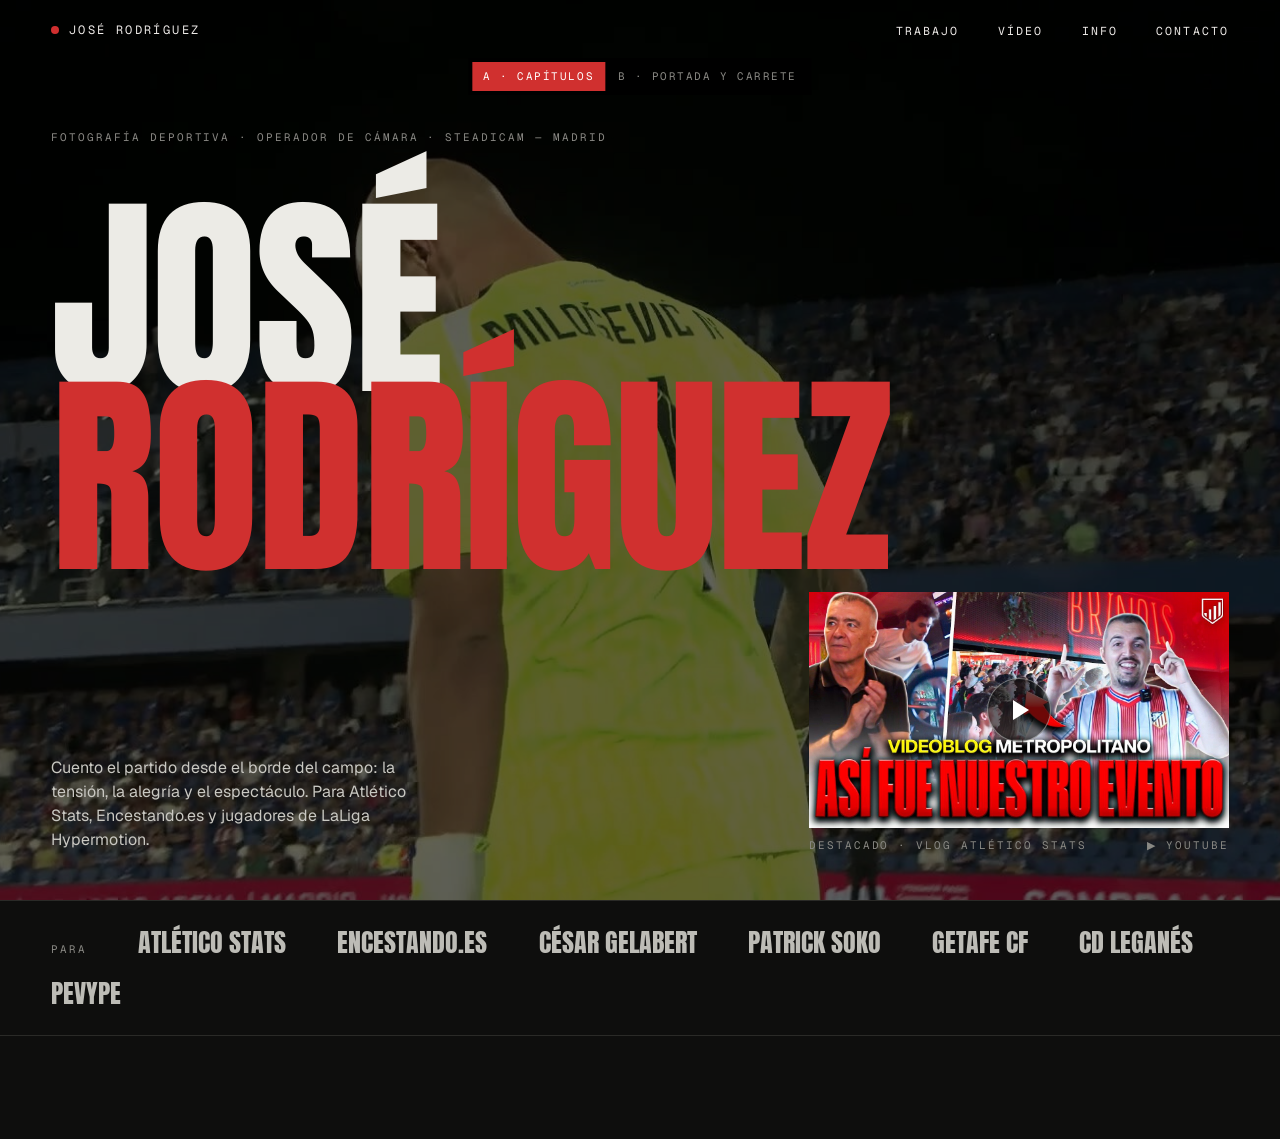
<file: rediseno/index.html>
<!DOCTYPE html><meta charset="utf-8"><meta name="robots" content="noindex"><meta http-equiv="refresh" content="0; url=opcion-a.html"><title>Rediseño</title><a href="opcion-a.html">Opción A</a> · <a href="opcion-b.html">Opción B</a>
</file>
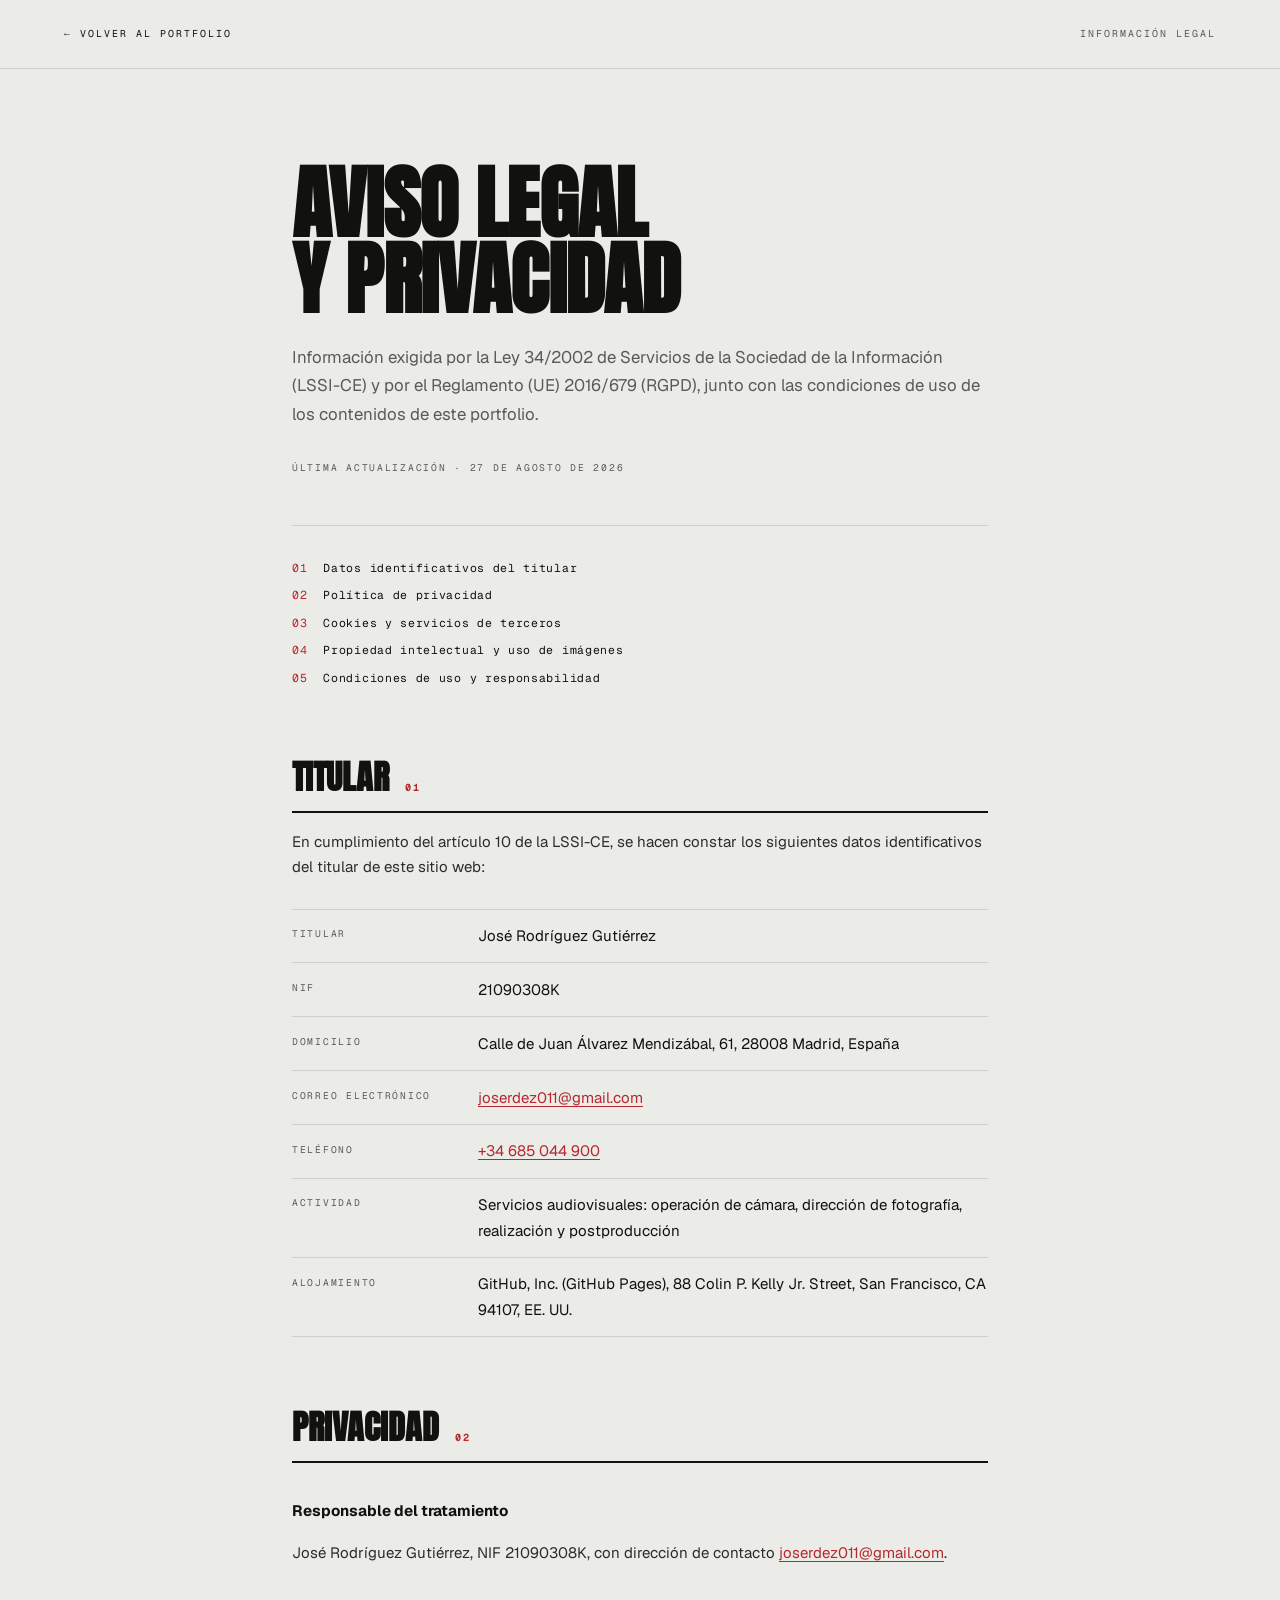
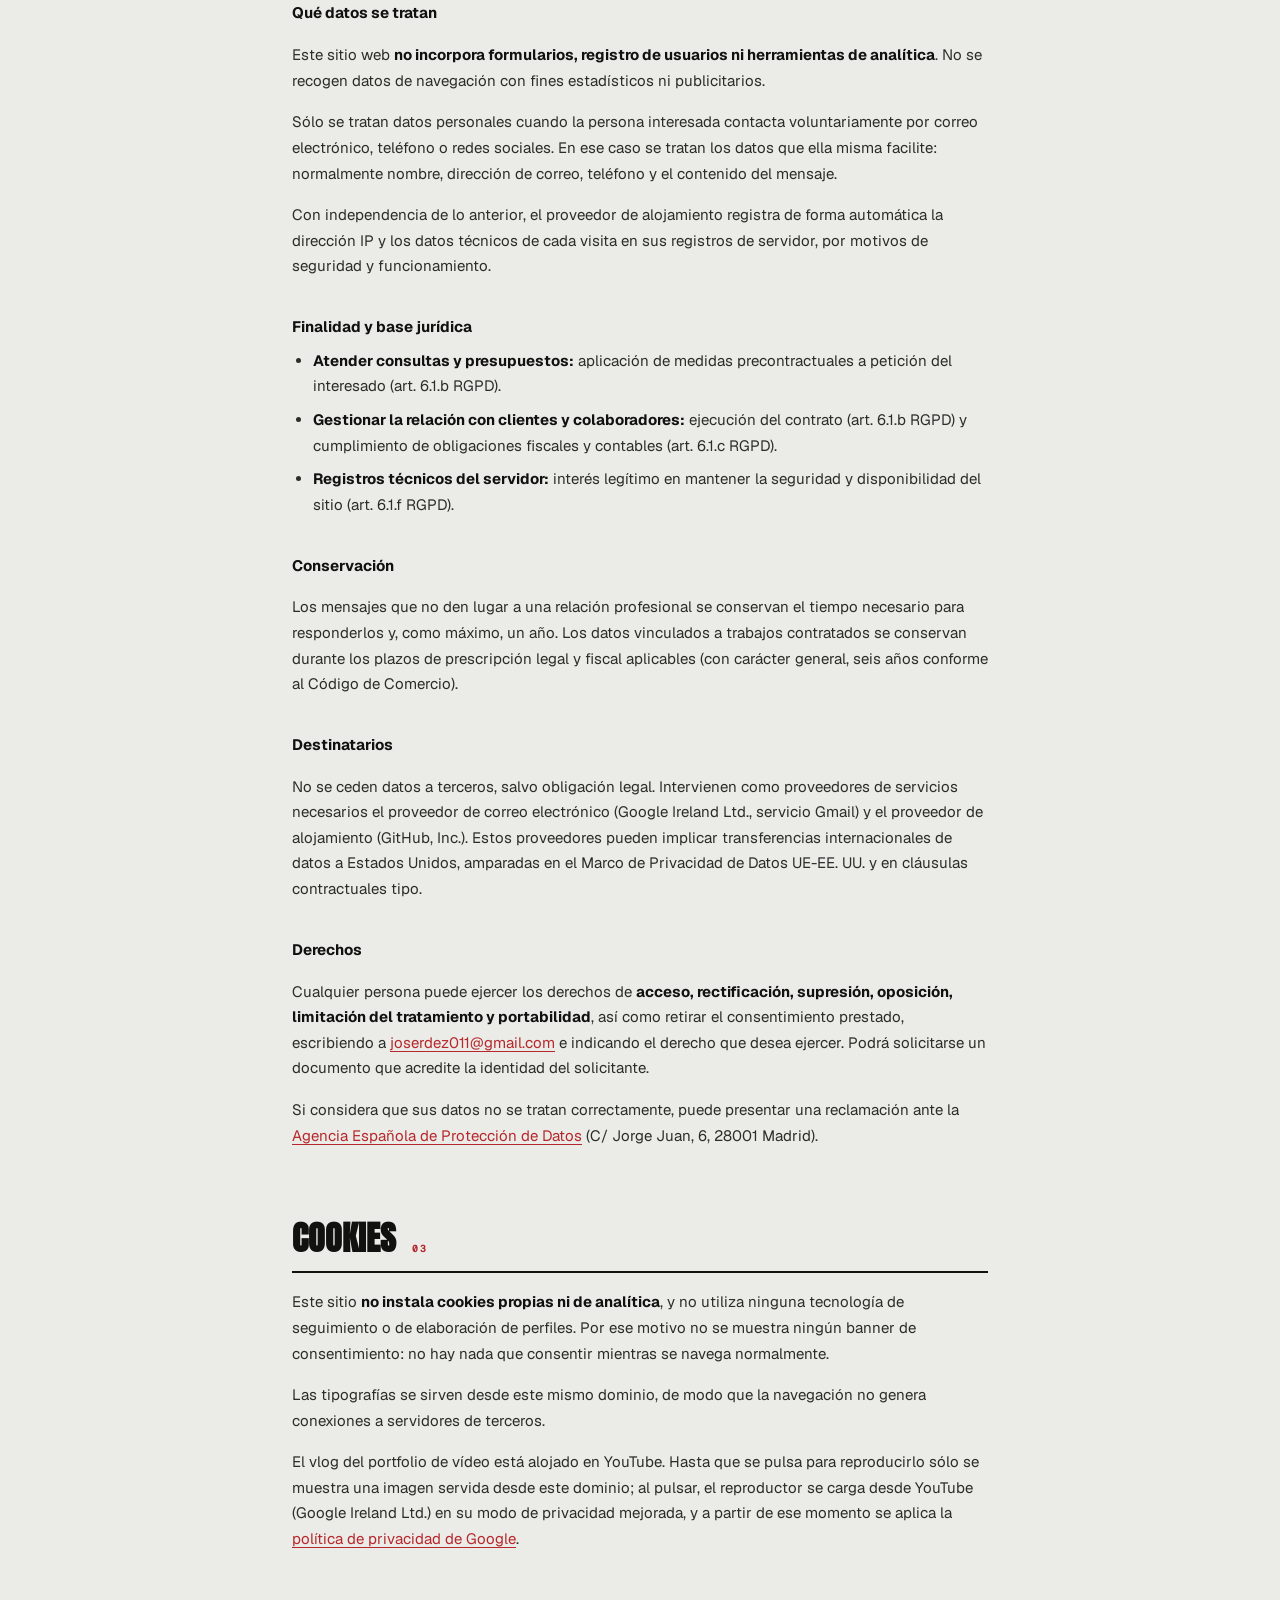
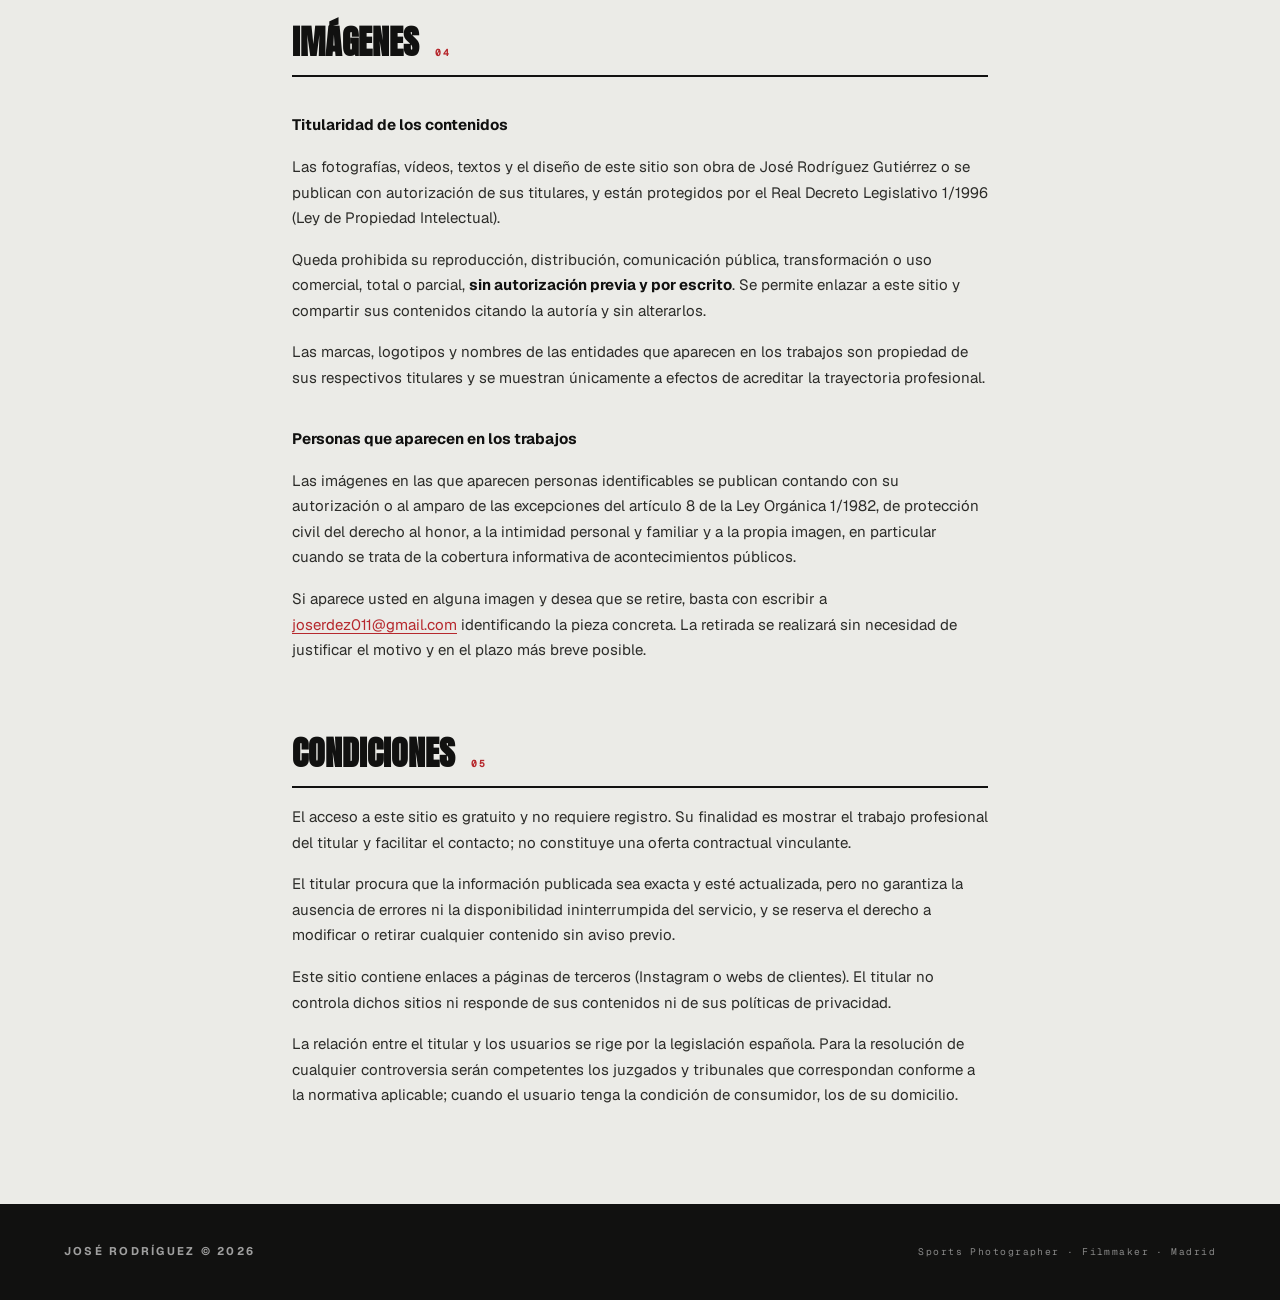
<file: legal.html>
<!DOCTYPE html>
<html lang="es">
<head>
  <meta charset="UTF-8">
  <meta name="viewport" content="width=device-width, initial-scale=1.0">
  <title>Aviso legal y privacidad — José Rodríguez</title>
  <meta name="description" content="Aviso legal, política de privacidad, uso de cookies y condiciones de uso de las imágenes del portfolio de José Rodríguez.">
  <meta name="robots" content="index, follow">

  <!-- Mismas tipografías autoalojadas que el portfolio (sin terceros). -->
  <link rel="preload" href="resources/fonts/geist-latin.woff2" as="font" type="font/woff2" crossorigin>
  <link href="resources/fonts/fonts.css" rel="stylesheet">

  <style>
    *, *::before, *::after { box-sizing: border-box; margin: 0; padding: 0; }
    html { font-size: 16px; scroll-behavior: smooth; }

    /* Tokens heredados de index.html para mantener la identidad visual. */
    :root {
      --bg:    #ebebe7;
      --red:   #b6282d;
      --dark:  #111110;
      --mid:   #5a5a56;
      --pale:  #d0d0cb;
      --white: #f5f5f2;
      --fh:    'Geist', 'Arial', sans-serif;
      --fb:    'Coolvetica', 'Arial Narrow', 'Arial', sans-serif;
      --fm:    'Geist Mono', monospace;
      --fd:    'Anton', 'Arial Narrow', 'Arial', sans-serif;
    }

    body {
      background: var(--bg);
      color: var(--dark);
      font-family: var(--fb);
      -webkit-font-smoothing: antialiased;
      line-height: 1.7;
    }

    /* ─── Cabecera ─────────────────────────────────────────────── */
    .l-top {
      border-bottom: 1px solid var(--pale);
      padding: 1.6rem clamp(1.4rem, 5vw, 5rem);
      display: flex; justify-content: space-between; align-items: center;
      flex-wrap: wrap; gap: 1rem;
    }
    .l-back {
      font-family: var(--fm); font-size: 0.62rem; letter-spacing: 0.2em;
      text-transform: uppercase; color: var(--dark); text-decoration: none;
      transition: color 0.25s ease;
    }
    .l-back:hover { color: var(--red); }
    .l-tag { font-family: var(--fm); font-size: 0.62rem; letter-spacing: 0.2em; text-transform: uppercase; color: var(--mid); }

    /* ─── Contenido ────────────────────────────────────────────── */
    .l-wrap { max-width: 760px; margin: 0 auto; padding: clamp(3rem, 8vw, 6rem) clamp(1.4rem, 5vw, 2rem) 6rem; }

    .l-title {
      font-family: var(--fd);
      font-size: clamp(2.6rem, 9vw, 5rem);
      line-height: 0.95; letter-spacing: -0.01em;
      text-transform: uppercase;
    }
    .l-intro { font-family: var(--fh); font-size: 1.05rem; color: var(--mid); margin-top: 1.6rem; }
    .l-updated { font-family: var(--fm); font-size: 0.6rem; letter-spacing: 0.18em; text-transform: uppercase; color: var(--mid); margin-top: 2rem; }

    /* Índice */
    .l-toc { margin-top: 3rem; padding-top: 2rem; border-top: 1px solid var(--pale); display: grid; gap: 0.5rem; }
    .l-toc a {
      font-family: var(--fm); font-size: 0.72rem; letter-spacing: 0.06em;
      color: var(--dark); text-decoration: none;
      display: flex; gap: 1rem; transition: color 0.25s ease;
    }
    .l-toc a:hover { color: var(--red); }
    .l-toc span { color: var(--red); }

    section { margin-top: 4.5rem; scroll-margin-top: 2rem; }
    h2 {
      font-family: var(--fd);
      font-size: clamp(1.5rem, 4.5vw, 2.1rem);
      line-height: 1.1; text-transform: uppercase;
      padding-bottom: 0.9rem; border-bottom: 2px solid var(--dark);
      display: flex; align-items: baseline; gap: 1rem;
    }
    h2 em { font-family: var(--fm); font-size: 0.6rem; font-style: normal; letter-spacing: 0.2em; color: var(--red); }
    h3 {
      font-family: var(--fh); font-size: 0.95rem; font-weight: 700;
      margin-top: 2.2rem;
    }
    p, li { font-family: var(--fh); font-size: 0.94rem; color: #2c2c29; margin-top: 1rem; }
    a { color: var(--red); text-underline-offset: 3px; }
    ul { margin-top: 0.4rem; padding-left: 1.3rem; }
    li { margin-top: 0.5rem; }
    strong { font-weight: 700; color: var(--dark); }

    /* Ficha de datos identificativos */
    .l-data { margin-top: 1.8rem; border-top: 1px solid var(--pale); }
    .l-row { display: grid; grid-template-columns: 170px 1fr; gap: 1rem; padding: 0.85rem 0; border-bottom: 1px solid var(--pale); }
    .l-row dt { font-family: var(--fm); font-size: 0.6rem; letter-spacing: 0.18em; text-transform: uppercase; color: var(--mid); padding-top: 0.2rem; }
    .l-row dd { font-family: var(--fh); font-size: 0.94rem; }
    @media (max-width: 560px) { .l-row { grid-template-columns: 1fr; gap: 0.2rem; } }

    /* Aviso destacado */
    .l-note {
      margin-top: 1.8rem; padding: 1.3rem 1.5rem;
      background: var(--dark); color: var(--white); border-left: 4px solid var(--red);
    }
    .l-note p { color: rgba(245,245,242,0.8); margin-top: 0.6rem; }
    .l-note p:first-child { margin-top: 0; }
    .l-note a { color: var(--white); }
    .l-note strong { color: var(--white); }

    footer {
      background: var(--dark); color: rgba(255,255,255,0.6);
      padding: 2.4rem clamp(1.4rem, 5vw, 5rem);
      display: flex; justify-content: space-between; align-items: center;
      flex-wrap: wrap; gap: 1rem 2rem;
    }
    .foot-name { font-family: var(--fh); font-size: 0.7rem; font-weight: 700; letter-spacing: 0.2em; text-transform: uppercase; }
    .foot-copy { font-family: var(--fm); font-size: 0.6rem; letter-spacing: 0.15em; color: rgba(255,255,255,0.5); }
  </style>
</head>
<body>

<header class="l-top">
  <a class="l-back" href="index.html">← Volver al portfolio</a>
  <span class="l-tag">Información legal</span>
</header>

<main class="l-wrap">
  <h1 class="l-title">Aviso legal<br>y privacidad</h1>
  <p class="l-intro">Información exigida por la Ley 34/2002 de Servicios de la Sociedad de la Información (LSSI-CE) y por el Reglamento (UE) 2016/679 (RGPD), junto con las condiciones de uso de los contenidos de este portfolio.</p>
  <p class="l-updated">Última actualización · 27 de agosto de 2026</p>

  <nav class="l-toc" aria-label="Índice">
    <a href="#titular"><span>01</span> Datos identificativos del titular</a>
    <a href="#privacidad"><span>02</span> Política de privacidad</a>
    <a href="#cookies"><span>03</span> Cookies y servicios de terceros</a>
    <a href="#imagenes"><span>04</span> Propiedad intelectual y uso de imágenes</a>
    <a href="#condiciones"><span>05</span> Condiciones de uso y responsabilidad</a>
  </nav>

  <!-- ════════ 01 · LSSI art. 10: datos que todo prestador de servicios debe publicar ════════ -->
  <section id="titular">
    <h2>Titular <em>01</em></h2>
    <p>En cumplimiento del artículo 10 de la LSSI-CE, se hacen constar los siguientes datos identificativos del titular de este sitio web:</p>
    <dl class="l-data">
      <div class="l-row"><dt>Titular</dt><dd>José Rodríguez Gutiérrez</dd></div>
      <div class="l-row"><dt>NIF</dt><dd>21090308K</dd></div>
      <div class="l-row"><dt>Domicilio</dt><dd>Calle de Juan Álvarez Mendizábal, 61, 28008 Madrid, España</dd></div>
      <div class="l-row"><dt>Correo electrónico</dt><dd><a href="mailto:joserdez011@gmail.com">joserdez011@gmail.com</a></dd></div>
      <div class="l-row"><dt>Teléfono</dt><dd><a href="tel:+34685044900">+34 685 044 900</a></dd></div>
      <div class="l-row"><dt>Actividad</dt><dd>Servicios audiovisuales: operación de cámara, dirección de fotografía, realización y postproducción</dd></div>
      <div class="l-row"><dt>Alojamiento</dt><dd>GitHub, Inc. (GitHub Pages), 88 Colin P. Kelly Jr. Street, San Francisco, CA 94107, EE. UU.</dd></div>
    </dl>
  </section>

  <!-- ════════ 02 · RGPD art. 13: información a facilitar al interesado ════════ -->
  <section id="privacidad">
    <h2>Privacidad <em>02</em></h2>

    <h3>Responsable del tratamiento</h3>
    <p>José Rodríguez Gutiérrez, NIF 21090308K, con dirección de contacto <a href="mailto:joserdez011@gmail.com">joserdez011@gmail.com</a>.</p>

    <h3>Qué datos se tratan</h3>
    <p>Este sitio web <strong>no incorpora formularios, registro de usuarios ni herramientas de analítica</strong>. No se recogen datos de navegación con fines estadísticos ni publicitarios.</p>
    <p>Sólo se tratan datos personales cuando la persona interesada contacta voluntariamente por correo electrónico, teléfono o redes sociales. En ese caso se tratan los datos que ella misma facilite: normalmente nombre, dirección de correo, teléfono y el contenido del mensaje.</p>
    <p>Con independencia de lo anterior, el proveedor de alojamiento registra de forma automática la dirección IP y los datos técnicos de cada visita en sus registros de servidor, por motivos de seguridad y funcionamiento.</p>

    <h3>Finalidad y base jurídica</h3>
    <ul>
      <li><strong>Atender consultas y presupuestos:</strong> aplicación de medidas precontractuales a petición del interesado (art. 6.1.b RGPD).</li>
      <li><strong>Gestionar la relación con clientes y colaboradores:</strong> ejecución del contrato (art. 6.1.b RGPD) y cumplimiento de obligaciones fiscales y contables (art. 6.1.c RGPD).</li>
      <li><strong>Registros técnicos del servidor:</strong> interés legítimo en mantener la seguridad y disponibilidad del sitio (art. 6.1.f RGPD).</li>
    </ul>

    <h3>Conservación</h3>
    <p>Los mensajes que no den lugar a una relación profesional se conservan el tiempo necesario para responderlos y, como máximo, un año. Los datos vinculados a trabajos contratados se conservan durante los plazos de prescripción legal y fiscal aplicables (con carácter general, seis años conforme al Código de Comercio).</p>

    <h3>Destinatarios</h3>
    <p>No se ceden datos a terceros, salvo obligación legal. Intervienen como proveedores de servicios necesarios el proveedor de correo electrónico (Google Ireland Ltd., servicio Gmail) y el proveedor de alojamiento (GitHub, Inc.). Estos proveedores pueden implicar transferencias internacionales de datos a Estados Unidos, amparadas en el Marco de Privacidad de Datos UE-EE. UU. y en cláusulas contractuales tipo.</p>

    <h3>Derechos</h3>
    <p>Cualquier persona puede ejercer los derechos de <strong>acceso, rectificación, supresión, oposición, limitación del tratamiento y portabilidad</strong>, así como retirar el consentimiento prestado, escribiendo a <a href="mailto:joserdez011@gmail.com">joserdez011@gmail.com</a> e indicando el derecho que desea ejercer. Podrá solicitarse un documento que acredite la identidad del solicitante.</p>
    <p>Si considera que sus datos no se tratan correctamente, puede presentar una reclamación ante la <a href="https://www.aepd.es" target="_blank" rel="noopener">Agencia Española de Protección de Datos</a> (C/ Jorge Juan, 6, 28001 Madrid).</p>
  </section>

  <!-- ════════ 03 · LSSI art. 22.2 ════════ -->
  <section id="cookies">
    <h2>Cookies <em>03</em></h2>
    <p>Este sitio <strong>no instala cookies propias ni de analítica</strong>, y no utiliza ninguna tecnología de seguimiento o de elaboración de perfiles. Por ese motivo no se muestra ningún banner de consentimiento: no hay nada que consentir mientras se navega normalmente.</p>
    <p>Las tipografías se sirven desde este mismo dominio, de modo que la navegación no genera conexiones a servidores de terceros.</p>
    <p>El vlog del portfolio de vídeo está alojado en YouTube. Hasta que se pulsa para reproducirlo sólo se muestra una imagen servida desde este dominio; al pulsar, el reproductor se carga desde YouTube (Google Ireland Ltd.) en su modo de privacidad mejorada, y a partir de ese momento se aplica la <a href="https://policies.google.com/privacy" target="_blank" rel="noopener">política de privacidad de Google</a>.</p>
  </section>

  <!-- ════════ 04 · Propiedad intelectual + derecho a la propia imagen (LO 1/1982) ════════ -->
  <section id="imagenes">
    <h2>Imágenes <em>04</em></h2>

    <h3>Titularidad de los contenidos</h3>
    <p>Las fotografías, vídeos, textos y el diseño de este sitio son obra de José Rodríguez Gutiérrez o se publican con autorización de sus titulares, y están protegidos por el Real Decreto Legislativo 1/1996 (Ley de Propiedad Intelectual).</p>
    <p>Queda prohibida su reproducción, distribución, comunicación pública, transformación o uso comercial, total o parcial, <strong>sin autorización previa y por escrito</strong>. Se permite enlazar a este sitio y compartir sus contenidos citando la autoría y sin alterarlos.</p>
    <p>Las marcas, logotipos y nombres de las entidades que aparecen en los trabajos son propiedad de sus respectivos titulares y se muestran únicamente a efectos de acreditar la trayectoria profesional.</p>

    <h3>Personas que aparecen en los trabajos</h3>
    <p>Las imágenes en las que aparecen personas identificables se publican contando con su autorización o al amparo de las excepciones del artículo 8 de la Ley Orgánica 1/1982, de protección civil del derecho al honor, a la intimidad personal y familiar y a la propia imagen, en particular cuando se trata de la cobertura informativa de acontecimientos públicos.</p>
    <p>Si aparece usted en alguna imagen y desea que se retire, basta con escribir a <a href="mailto:joserdez011@gmail.com">joserdez011@gmail.com</a> identificando la pieza concreta. La retirada se realizará sin necesidad de justificar el motivo y en el plazo más breve posible.</p>
  </section>

  <!-- ════════ 05 ════════ -->
  <section id="condiciones">
    <h2>Condiciones <em>05</em></h2>
    <p>El acceso a este sitio es gratuito y no requiere registro. Su finalidad es mostrar el trabajo profesional del titular y facilitar el contacto; no constituye una oferta contractual vinculante.</p>
    <p>El titular procura que la información publicada sea exacta y esté actualizada, pero no garantiza la ausencia de errores ni la disponibilidad ininterrumpida del servicio, y se reserva el derecho a modificar o retirar cualquier contenido sin aviso previo.</p>
    <p>Este sitio contiene enlaces a páginas de terceros (Instagram o webs de clientes). El titular no controla dichos sitios ni responde de sus contenidos ni de sus políticas de privacidad.</p>
    <p>La relación entre el titular y los usuarios se rige por la legislación española. Para la resolución de cualquier controversia serán competentes los juzgados y tribunales que correspondan conforme a la normativa aplicable; cuando el usuario tenga la condición de consumidor, los de su domicilio.</p>
  </section>
</main>

<footer>
  <div class="foot-name">José Rodríguez © 2026</div>
  <div class="foot-copy">Sports Photographer · Filmmaker · Madrid</div>
</footer>

</body>
</html>
</file>
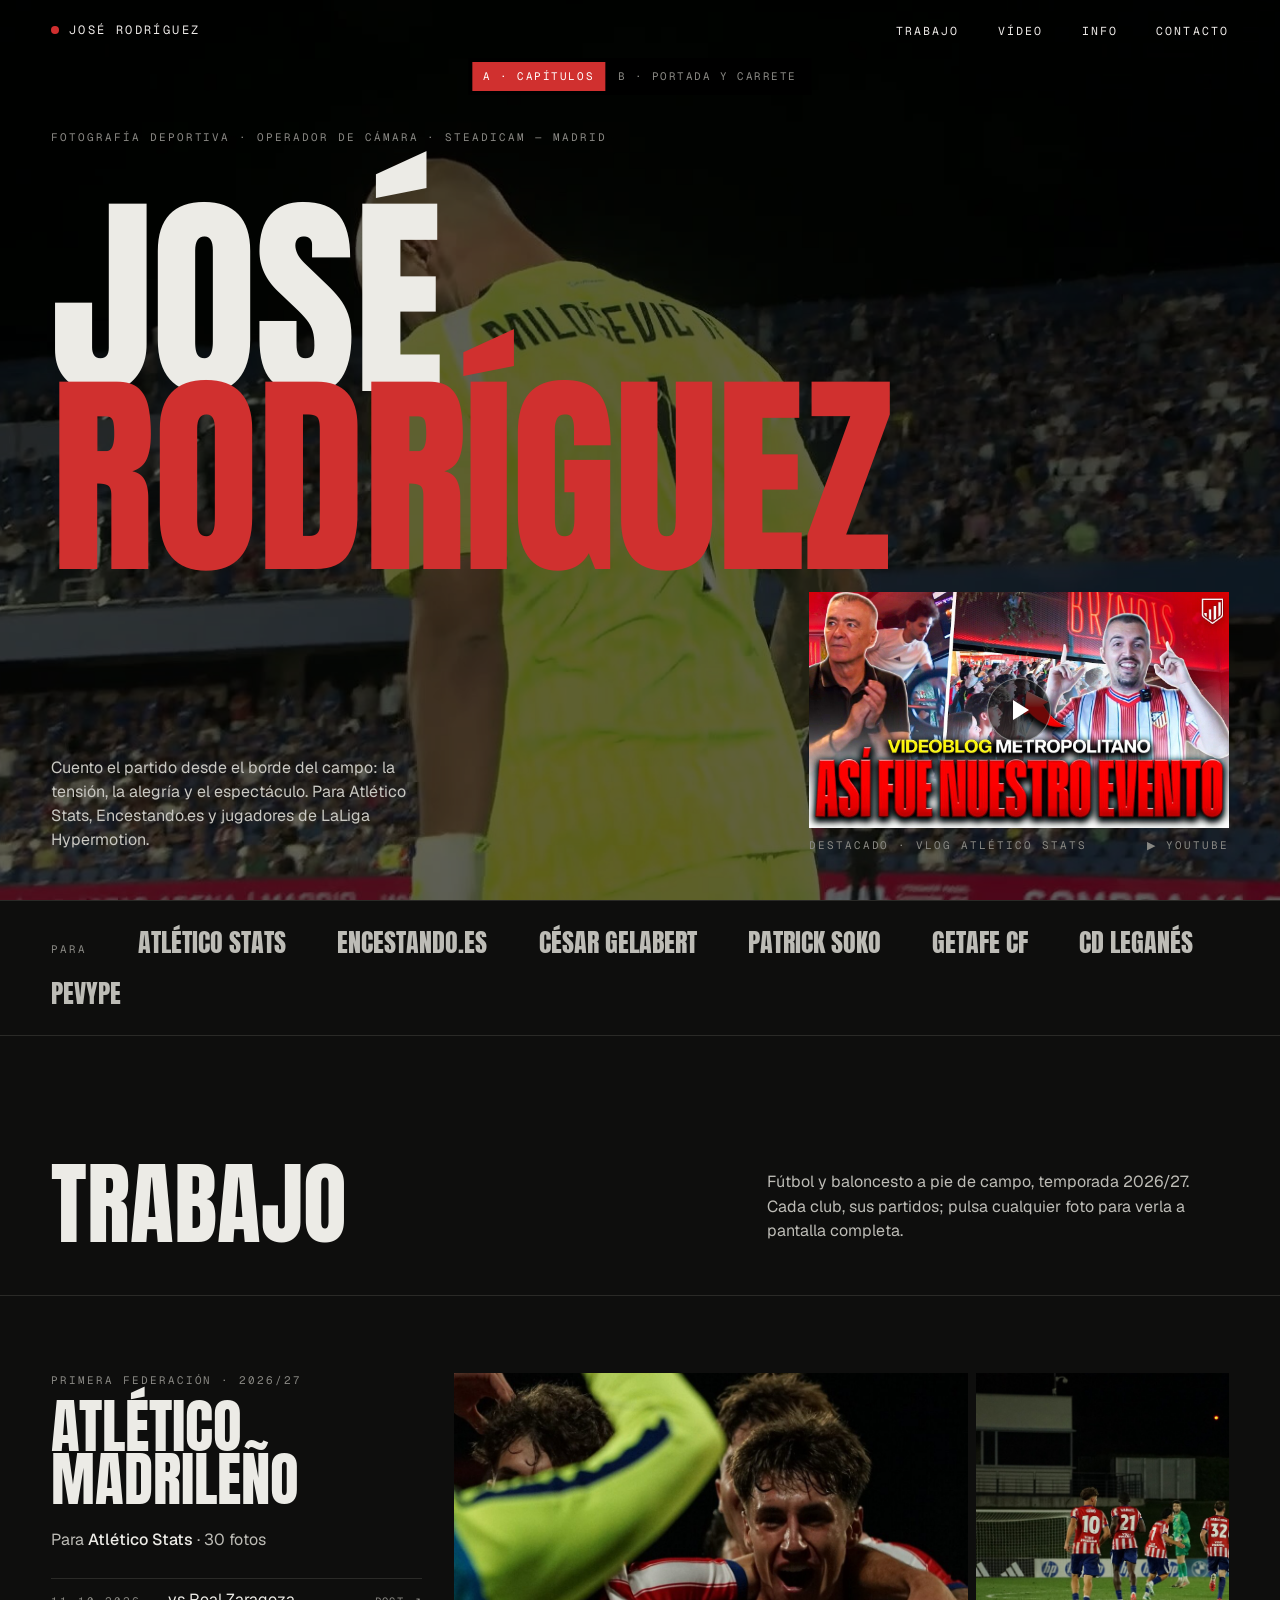
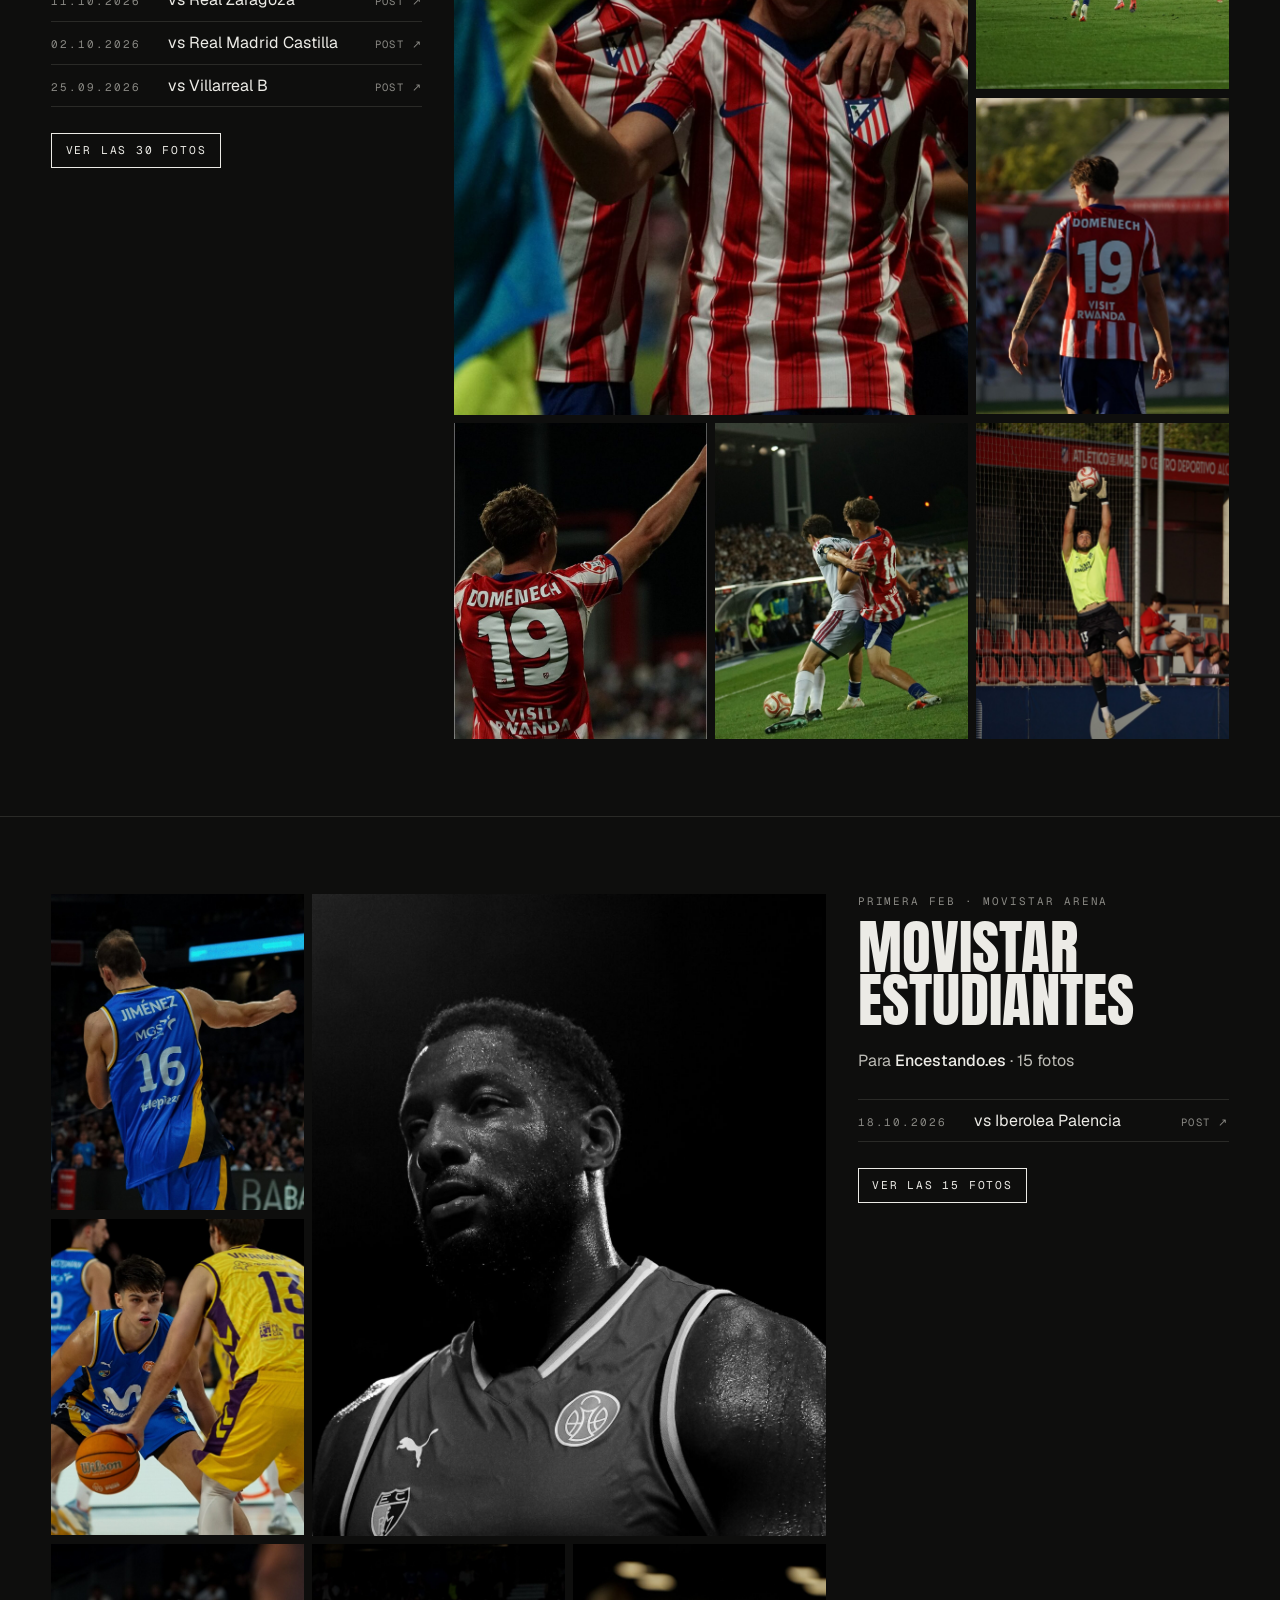
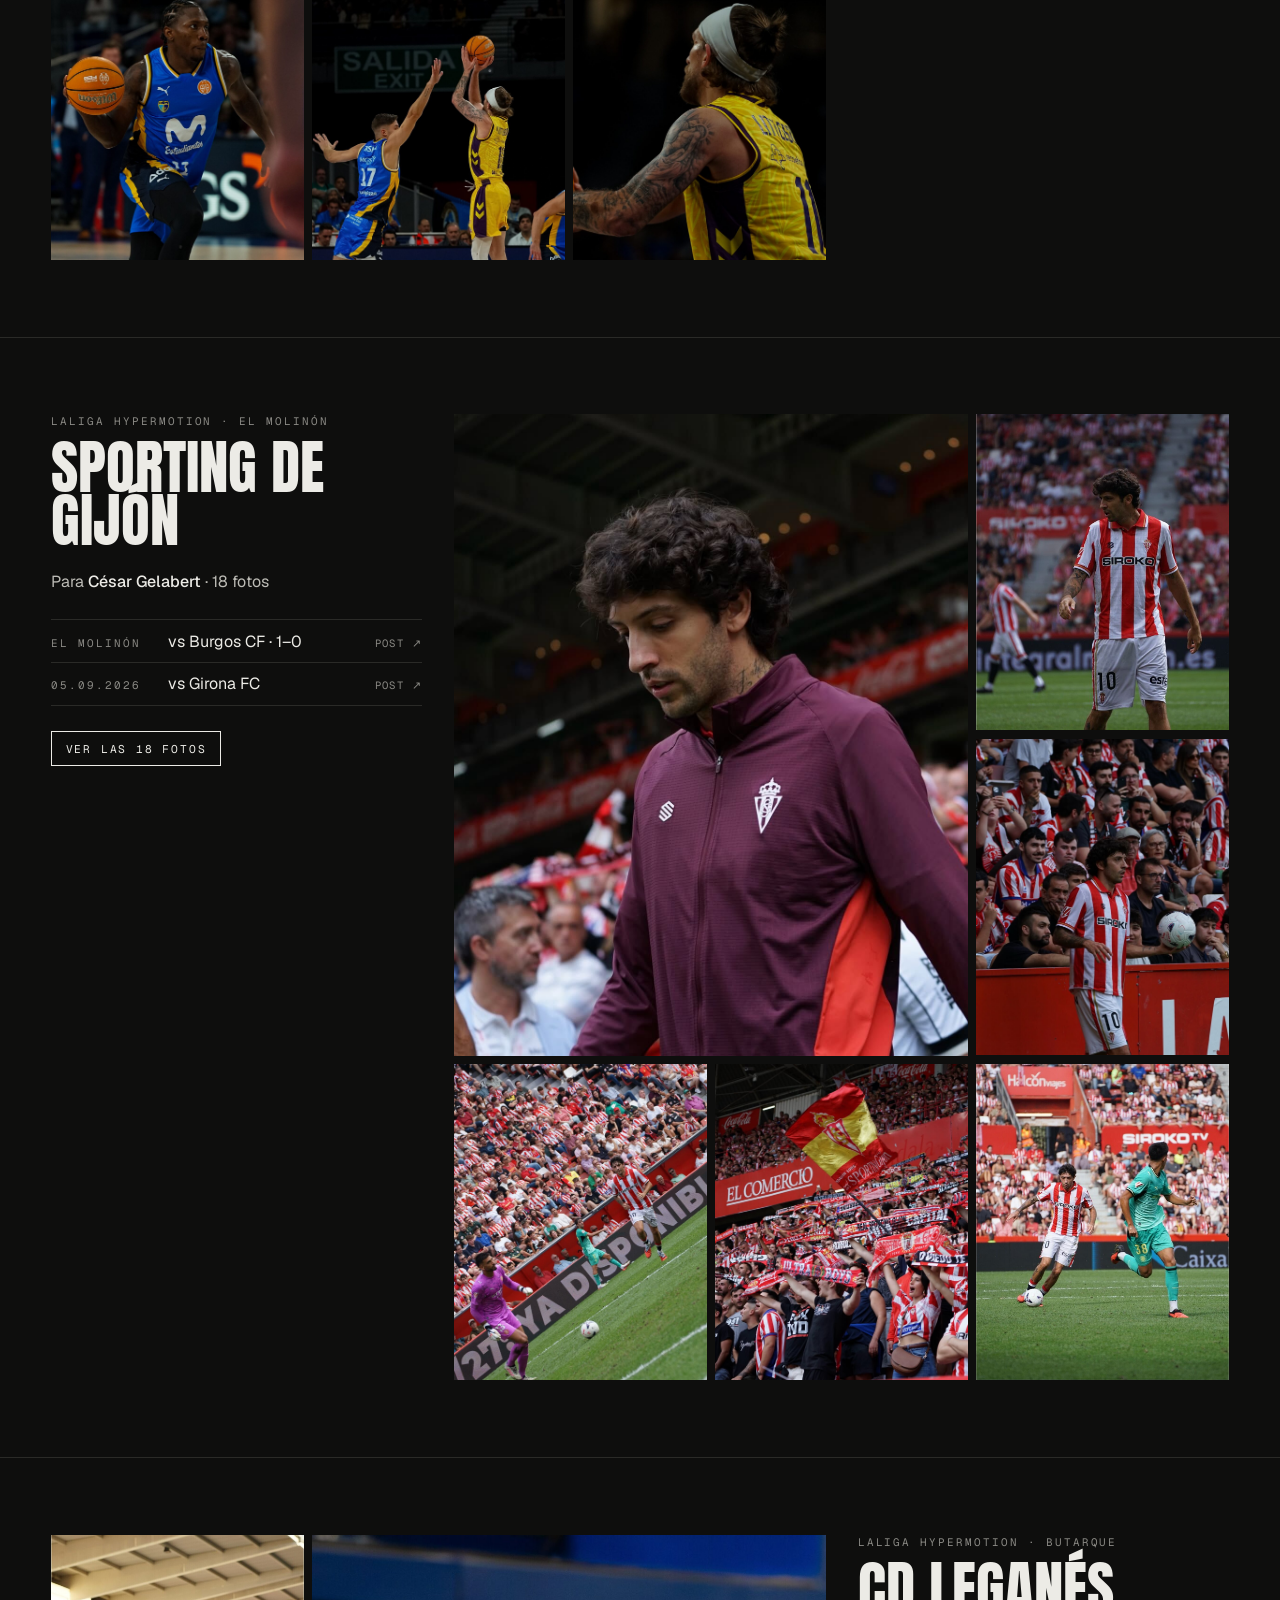
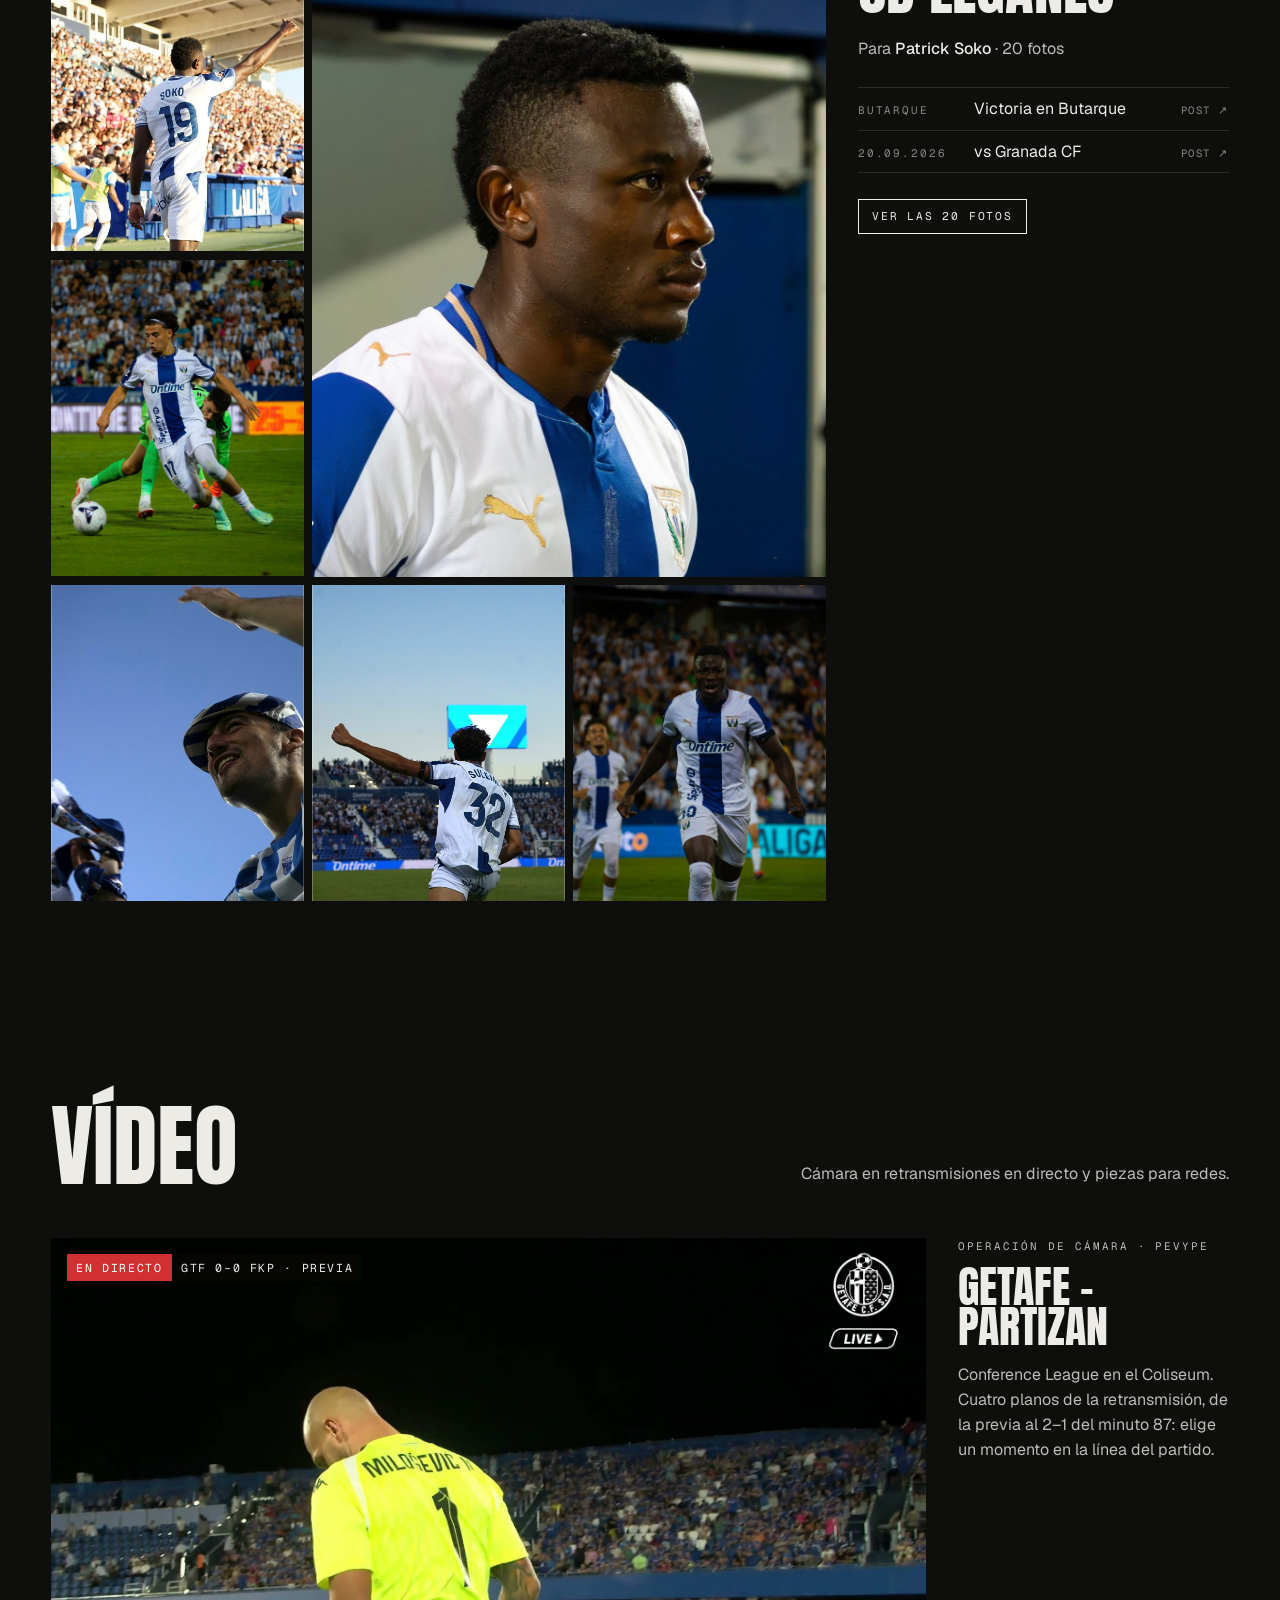
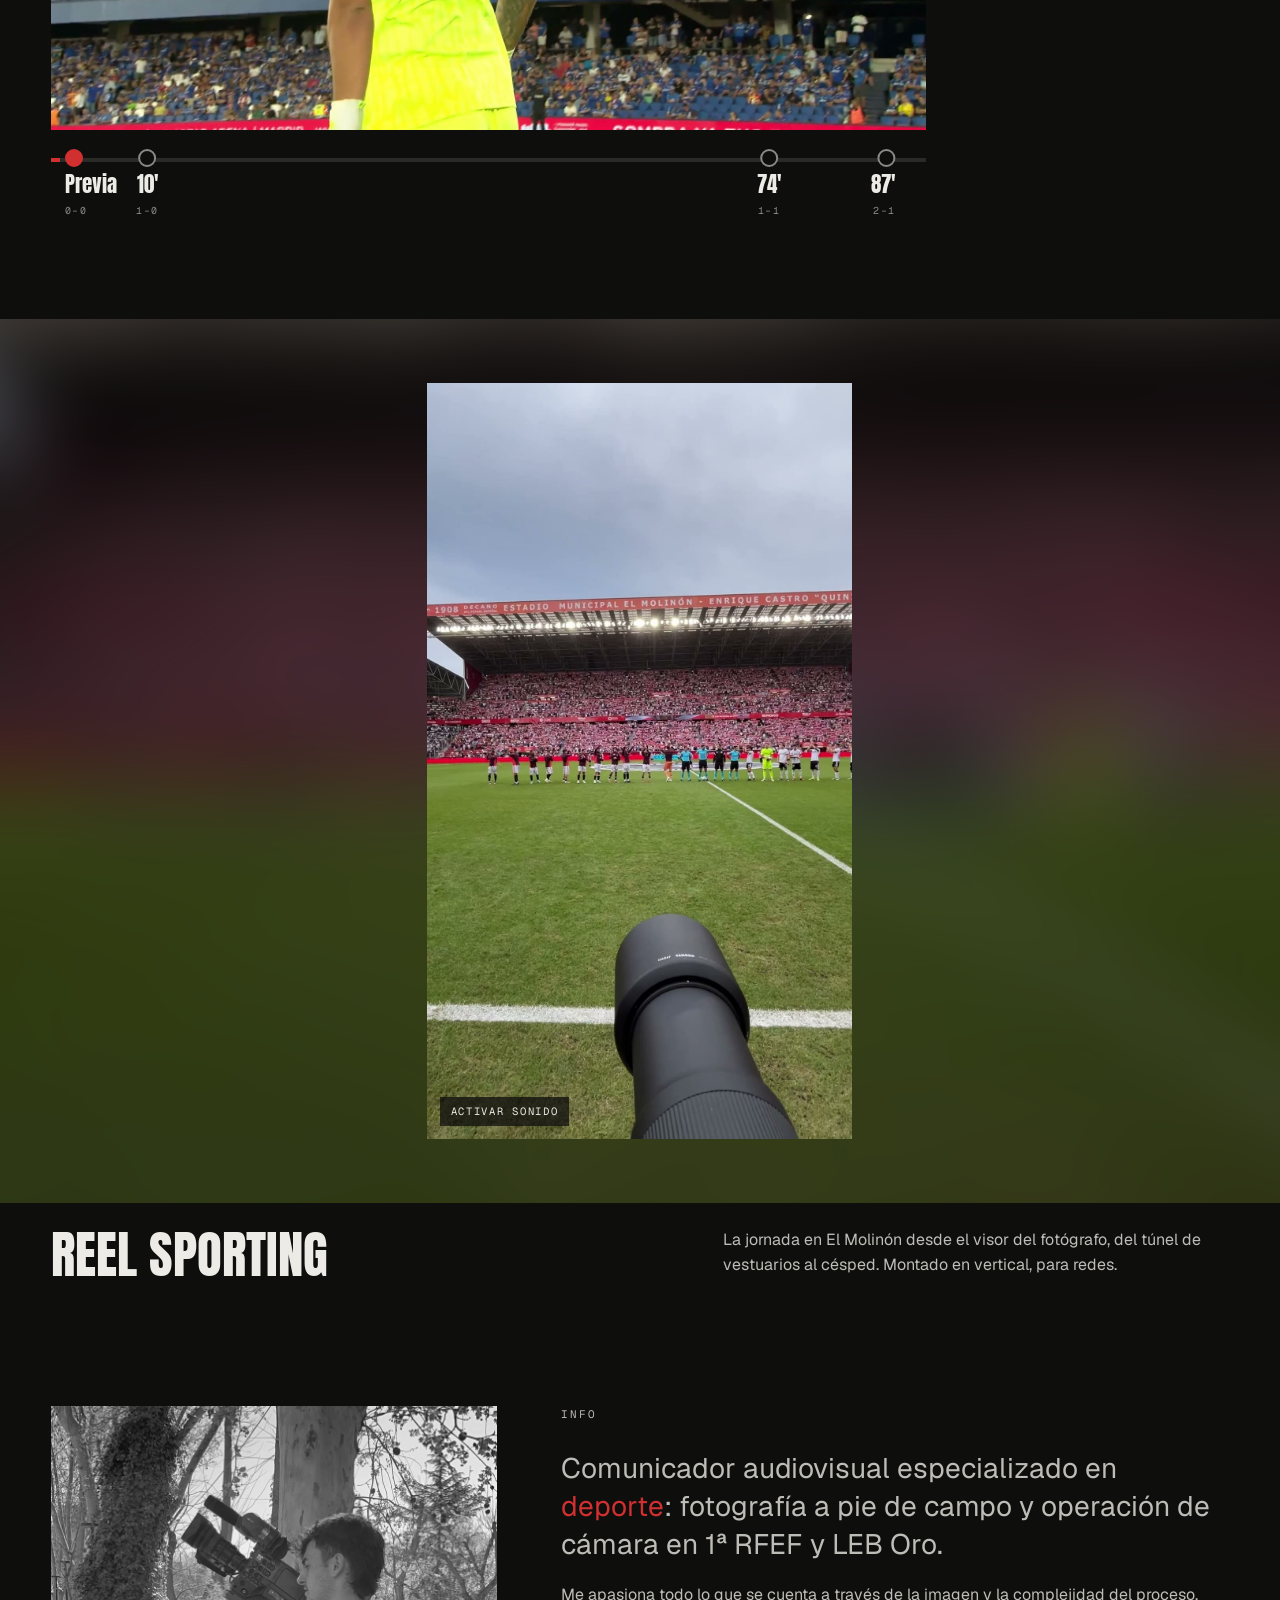
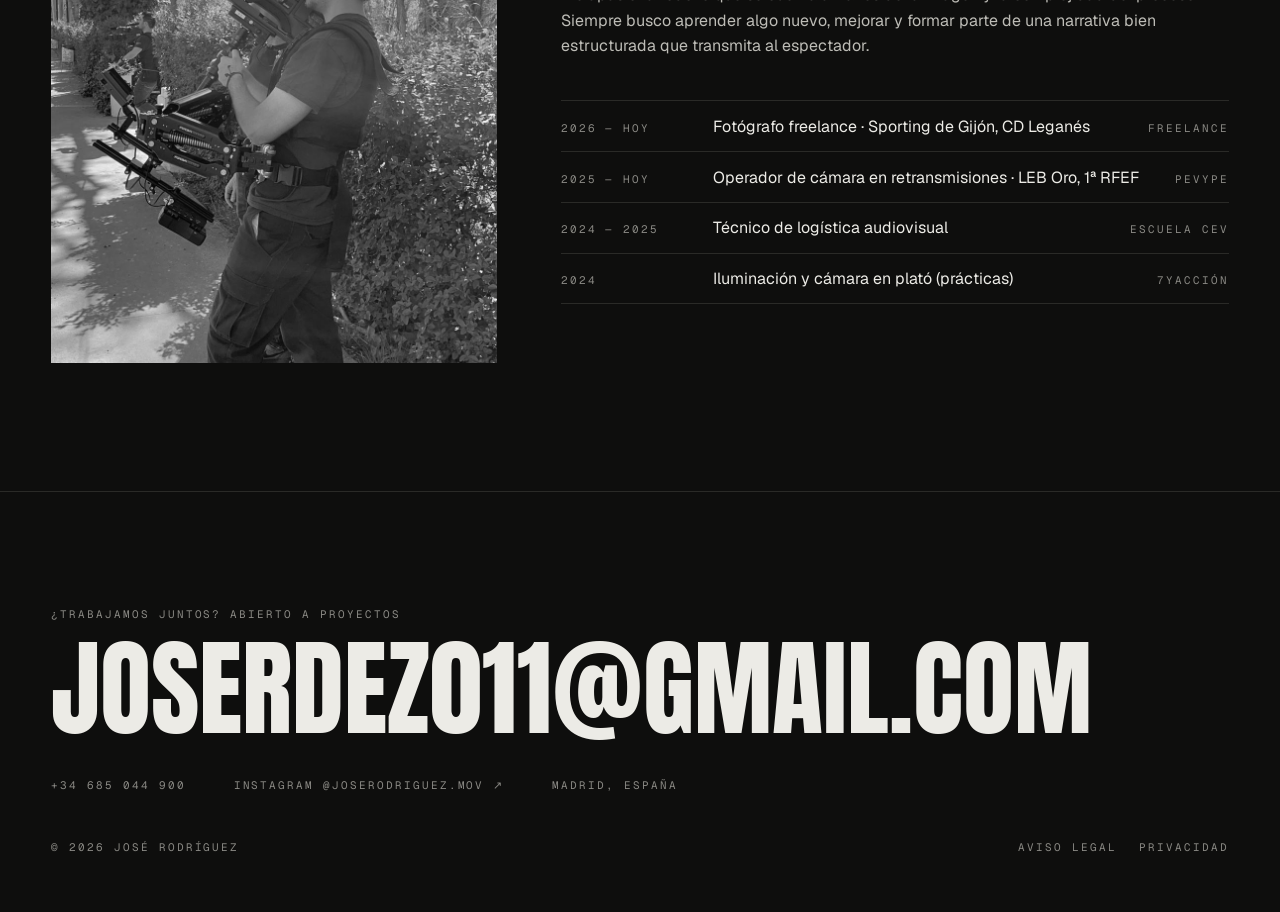
<file: rediseno/opcion-a.html>
<!DOCTYPE html>
<html lang="es">
<head>
<meta charset="UTF-8">
<meta name="viewport" content="width=device-width, initial-scale=1.0">
<meta name="robots" content="noindex">
<title>José Rodríguez — Opción A · Capítulos</title>
<link href="../resources/fonts/fonts.css" rel="stylesheet">
<link href="common.css" rel="stylesheet">
<!-- OPCIÓN A. Trabajo: un capítulo por club (título fijo a un lado, foto grande + cinco,
     "ver todas" despliega el resto). Vídeo: el Getafe – Partizan con una línea de partido
     para saltar entre momentos, y el reel en una banda con su propio fondo. -->
<style>
  .chap { display: grid; grid-template-columns: repeat(12, minmax(0, 1fr)); column-gap: clamp(1rem, 2.5vw, 2.5rem); padding-block: clamp(3rem, 6vw, 5rem); border-top: 1px solid var(--line); }
  .chap-side { grid-column: 1 / 5; grid-row: 1; position: sticky; top: 5rem; align-self: start; }
  .chap-side h3 { font-family: var(--fd); font-weight: 400; text-transform: uppercase; font-size: clamp(2.4rem, 4.6vw, 4.6rem); line-height: 0.9; margin: 0.8rem 0 1.4rem; }
  .chap-side .who { color: var(--soft); margin-bottom: 1.6rem; line-height: 1.5; }
  .chap-side .who b { color: var(--fg); font-weight: 500; }
  .games li { display: grid; grid-template-columns: 6.5rem 1fr auto; gap: 0.8rem; align-items: baseline; padding: 0.65rem 0; border-top: 1px solid var(--line); }
  .games li:last-child { border-bottom: 1px solid var(--line); }
  .games a { font-family: var(--fm); font-size: 0.66rem; letter-spacing: 0.14em; text-transform: uppercase; text-decoration: none; color: var(--mid); }
  .games a:hover { color: var(--red); }
  .more { margin-top: 1.6rem; background: none; border: 1px solid var(--fg); padding: 0.85em 1.2em; cursor: pointer; font-family: var(--fm); font-size: 0.7rem;
          letter-spacing: 0.16em; text-transform: uppercase; transition: background 0.2s, color 0.2s; }
  .more:hover { background: var(--fg); color: var(--bg); }
  .chap-grid { grid-column: 5 / -1; grid-row: 1; display: grid; grid-template-columns: repeat(3, minmax(0, 1fr)); grid-auto-flow: dense; gap: 8px; align-self: start; }
  .chap-grid button, .chap-all button { padding: 0; border: 0; background: var(--bg-2); cursor: zoom-in; overflow: hidden; display: block; width: 100%; }
  .chap-grid button { aspect-ratio: 4 / 5; }
  .chap-grid button:first-child { grid-column: span 2; grid-row: span 2; }
  .chap--wide .chap-grid button { aspect-ratio: 16 / 10; }
  .chap-grid img, .chap-all img { width: 100%; height: 100%; object-fit: cover; transition: transform 0.6s var(--ease), filter 0.3s; }
  .chap-grid button:hover img, .chap-all button:hover img { transform: scale(1.035); }
  .chap-all { grid-column: 5 / -1; grid-row: 2; columns: 4; column-gap: 8px; margin-top: 8px; }
  .chap-all[hidden] { display: none; }
  .chap-all button { margin-bottom: 8px; break-inside: avoid; }
  .chap-all img { height: auto; }
  /* Capítulos pares en espejo: el título a la derecha y la foto grande pegada a él. */
  .chap:nth-child(even) .chap-side { grid-column: 9 / -1; }
  .chap:nth-child(even) .chap-grid, .chap:nth-child(even) .chap-all { grid-column: 1 / 9; }
  .chap:nth-child(even) .chap-grid button:first-child { grid-column: 2 / span 2; grid-row: 1 / span 2; }

  /* VÍDEO: el partido como línea de tiempo */
  .match { display: grid; grid-template-columns: repeat(12, minmax(0, 1fr)); column-gap: clamp(1rem, 2.5vw, 2.5rem); align-items: start; }
  .screen { grid-column: 1 / 10; position: relative; background: #000; aspect-ratio: 16 / 9; overflow: hidden; }
  .screen video { position: absolute; inset: 0; width: 100%; height: 100%; object-fit: cover; transition: opacity 0.35s; }
  .screen video.off { opacity: 0; }
  .bug { position: absolute; left: 1rem; top: 1rem; display: flex; background: rgba(8,8,7,0.82); font-family: var(--fm); font-size: 0.72rem; letter-spacing: 0.14em; text-transform: uppercase; }
  .bug span { padding: 0.55em 0.8em; }
  .bug .live { background: var(--red); color: #fff; }
  .match-info { grid-column: 10 / -1; }
  .match-info h3 { font-family: var(--fd); font-weight: 400; text-transform: uppercase; font-size: clamp(2rem, 3.4vw, 3.4rem); line-height: 0.92; margin: 0.8rem 0 1rem; }
  .match-info p { color: var(--soft); line-height: 1.55; }
  .timeline { grid-column: 1 / 10; position: relative; height: 4.2rem; margin-top: 1.2rem; }
  .track { position: absolute; left: 0; right: 0; top: 0.55rem; height: 4px; background: var(--line); }
  .track i { position: absolute; left: 0; top: 0; bottom: 0; width: var(--p, 1%); background: var(--red); transition: width 0.6s var(--ease); }
  .mark { position: absolute; top: 0; translate: -50% 0; background: none; border: 0; cursor: pointer; display: grid; justify-items: center; gap: 0.5rem; padding: 0 0.3rem; }
  .mark:first-of-type { translate: 0 0; justify-items: start; }
  .mark:last-of-type { translate: -100% 0; justify-items: end; }
  .mark::before { content: ''; width: 14px; height: 14px; border-radius: 50%; background: var(--bg); border: 2px solid var(--mid); transition: background 0.2s, border-color 0.2s, transform 0.2s; }
  .mark b { font-family: var(--fd); font-weight: 400; font-size: 1.3rem; line-height: 1; }
  .mark small { font-family: var(--fm); font-size: 0.62rem; letter-spacing: 0.14em; color: var(--mid); }
  .mark:hover::before { transform: scale(1.2); border-color: var(--fg); }
  .mark[aria-pressed="true"]::before { background: var(--red); border-color: var(--red); }
  .reel-cap { display: flex; justify-content: space-between; align-items: end; gap: 1rem 3rem; flex-wrap: wrap; padding-top: 1.6rem; }
  .reel-cap h3 { font-family: var(--fd); font-weight: 400; text-transform: uppercase; font-size: clamp(2rem, 4vw, 3.6rem); line-height: 0.9; }
  .reel-cap p { max-width: 46ch; color: var(--soft); line-height: 1.55; }

  @media (max-width: 1000px) {
    .chap-side, .chap:nth-child(even) .chap-side { grid-column: 1 / -1; grid-row: 1; position: static; margin-bottom: 1.6rem; }
    .chap-grid, .chap:nth-child(even) .chap-grid { grid-column: 1 / -1; grid-row: 2; }
    .chap-all, .chap:nth-child(even) .chap-all { grid-column: 1 / -1; grid-row: 3; columns: 3; }
    .screen, .timeline, .match-info { grid-column: 1 / -1; }
    .match-info { order: -1; margin-bottom: 1.2rem; }
  }
  @media (max-width: 600px) {
    .chap-grid { grid-template-columns: 1fr 1fr; }
    .chap-grid button:first-child, .chap:nth-child(even) .chap-grid button:first-child { grid-column: 1 / -1; grid-row: auto; }
    .chap-grid button:nth-child(n+6) { display: none; }
    .chap-all, .chap:nth-child(even) .chap-all { columns: 2; }
    .games li { grid-template-columns: 1fr auto; }
    .games li .mono { grid-column: 1 / -1; }
    .mark small { display: none; }
  }
</style>
</head>
<body>
<div data-part="nav"></div>
<div data-part="hero"></div>

<main>
<section id="trabajo">
  <div class="sec-head wrap"><h2 class="big rv">Trabajo</h2><p class="rv" style="--d:.1s">Fútbol y baloncesto a pie de campo, temporada 2026/27. Cada club, sus partidos; pulsa cualquier foto para verla a pantalla completa.</p></div>
  <div id="chapters"></div>
</section>

<section id="video">
  <div class="sec-head wrap"><h2 class="big rv">Vídeo</h2><p class="rv" style="--d:.1s">Cámara en retransmisiones en directo y piezas para redes.</p></div>
  <div class="match wrap">
    <div class="screen rv" id="screen">
      <video id="vA" muted loop playsinline autoplay preload="metadata"></video>
      <video id="vB" class="off" muted loop playsinline preload="none"></video>
      <div class="bug" aria-live="polite"><span class="live">En directo</span><span id="bug">GTF 0–0 FKP · Previa</span></div>
    </div>
    <div class="match-info rv" style="--d:.1s">
      <p class="mono">Operación de cámara · PEVYPE</p>
      <h3>Getafe – Partizan</h3>
      <p>Conference League en el Coliseum. Cuatro planos de la retransmisión, de la previa al 2–1 del minuto 87: elige un momento en la línea del partido.</p>
    </div>
    <div class="timeline" id="timeline"><div class="track"><i id="prog"></i></div></div>
  </div>

  <div class="reel-band" style="--poster: url('../resources/fotografias/reel-sporting.jpg')">
    <div class="reel-phone rv">
      <video id="reel" src="../resources/videos/reel-sporting.mp4" poster="../resources/fotografias/reel-sporting.jpg" muted loop playsinline autoplay preload="metadata"></video>
      <button class="sound" type="button" data-sound="reel" aria-pressed="false">Activar sonido</button>
    </div>
  </div>
  <div class="reel-cap wrap"><h3 class="rv">Reel Sporting</h3><p class="rv" style="--d:.1s">La jornada en El Molinón desde el visor del fotógrafo, del túnel de vestuarios al césped. Montado en vertical, para redes.</p></div>
</section>

<div data-part="info"></div>
<div data-part="contact"></div>
</main>
<div data-part="lb"></div>

<script src="common.js"></script>
<script>
  // Capítulos
  var host = document.getElementById('chapters');
  JR.CHAPTERS.forEach(function(ch) {
    var all = JR.photos(ch), n = all.length;
    var idx = function(name) { return all.findIndex(function(p) { return p.name === name; }); };
    var btn = function(name, lazy) { var p = all[idx(name)], d = JR.dims(name);
      return '<button type="button" data-i="' + idx(name) + '"><img src="' + p.src + '" alt="' + p.alt + '" width="' + d[0] + '" height="' + d[1] + '"' + (lazy ? ' loading="lazy"' : '') + '></button>'; };
    var rest = all.filter(function(p) { return ch.picks.indexOf(p.name) < 0; });
    host.insertAdjacentHTML('beforeend',
      '<article class="chap wrap' + (ch.wide ? ' chap--wide' : '') + '" id="' + ch.id + '">' +
      '<div class="chap-side rv"><p class="mono">' + ch.l + '</p><h3>' + ch.t + '</h3>' +
      '<p class="who">Para <b>' + ch.c + '</b> · ' + n + ' fotos</p>' +
      '<ul class="games">' + ch.matches.map(function(m) {
        return '<li><span class="mono">' + m.d + '</span><span>' + m.s + '</span>' + (m.ig ? '<a href="https://www.instagram.com/p/' + m.ig + '/" target="_blank" rel="noopener">Post ↗</a>' : '<span></span>') + '</li>';
      }).join('') + '</ul>' +
      (rest.length ? '<button class="more" type="button" aria-expanded="false">Ver las ' + n + ' fotos</button>' : '') + '</div>' +
      '<div class="chap-grid rv" style="--d:.12s">' + ch.picks.map(function(f) { return btn(f, true); }).join('') + '</div>' +
      '<div class="chap-all" hidden>' + rest.map(function(p) { return btn(p.name, true); }).join('') + '</div></article>');
    var art = host.lastElementChild;
    art.addEventListener('click', function(e) {
      var b = e.target.closest('button[data-i]'); if (b) return JR.open(all, +b.dataset.i);
      var m = e.target.closest('.more'); if (!m) return;
      var box = art.querySelector('.chap-all'), open = box.hidden;
      box.hidden = !open; m.setAttribute('aria-expanded', open);
      m.textContent = open ? 'Ver menos' : 'Ver las ' + n + ' fotos';
      if (!open) art.scrollIntoView({ block: 'start' });
    });
  });

  // Línea del partido: cada marca es un momento; el vídeo funde al plano elegido.
  var tl = document.getElementById('timeline'), vA = document.getElementById('vA'), vB = document.getElementById('vB');
  JR.CLIPS.forEach(function(c, i) {
    tl.insertAdjacentHTML('beforeend', '<button class="mark" type="button" style="left:' + c.pct + '%" aria-pressed="' + (i === 0) + '"><b>' + c.min + '</b><small>' + c.score + '</small></button>');
  });
  function cut(i) {
    var c = JR.CLIPS[i], show = vA.classList.contains('off') ? vA : vB, hide = show === vA ? vB : vA;
    show.src = '../resources/videos/' + c.v + '.mp4'; show.poster = JR.F + c.v + '.jpg';
    show.oncanplay = function() { show.play(); show.classList.remove('off'); hide.classList.add('off'); setTimeout(function() { hide.pause(); }, 400); show.oncanplay = null; };
    document.getElementById('bug').textContent = 'GTF ' + c.score + ' FKP · ' + c.min;
    document.getElementById('prog').style.setProperty('--p', c.pct + '%');
    tl.querySelectorAll('.mark').forEach(function(m, k) { m.setAttribute('aria-pressed', k === i); });
  }
  tl.addEventListener('click', function(e) { var m = e.target.closest('.mark'); if (m) cut([].indexOf.call(tl.querySelectorAll('.mark'), m)); });
  vA.src = '../resources/videos/' + JR.CLIPS[0].v + '.mp4'; vA.poster = JR.F + JR.CLIPS[0].v + '.jpg';
</script>
</body>
</html>
</file>
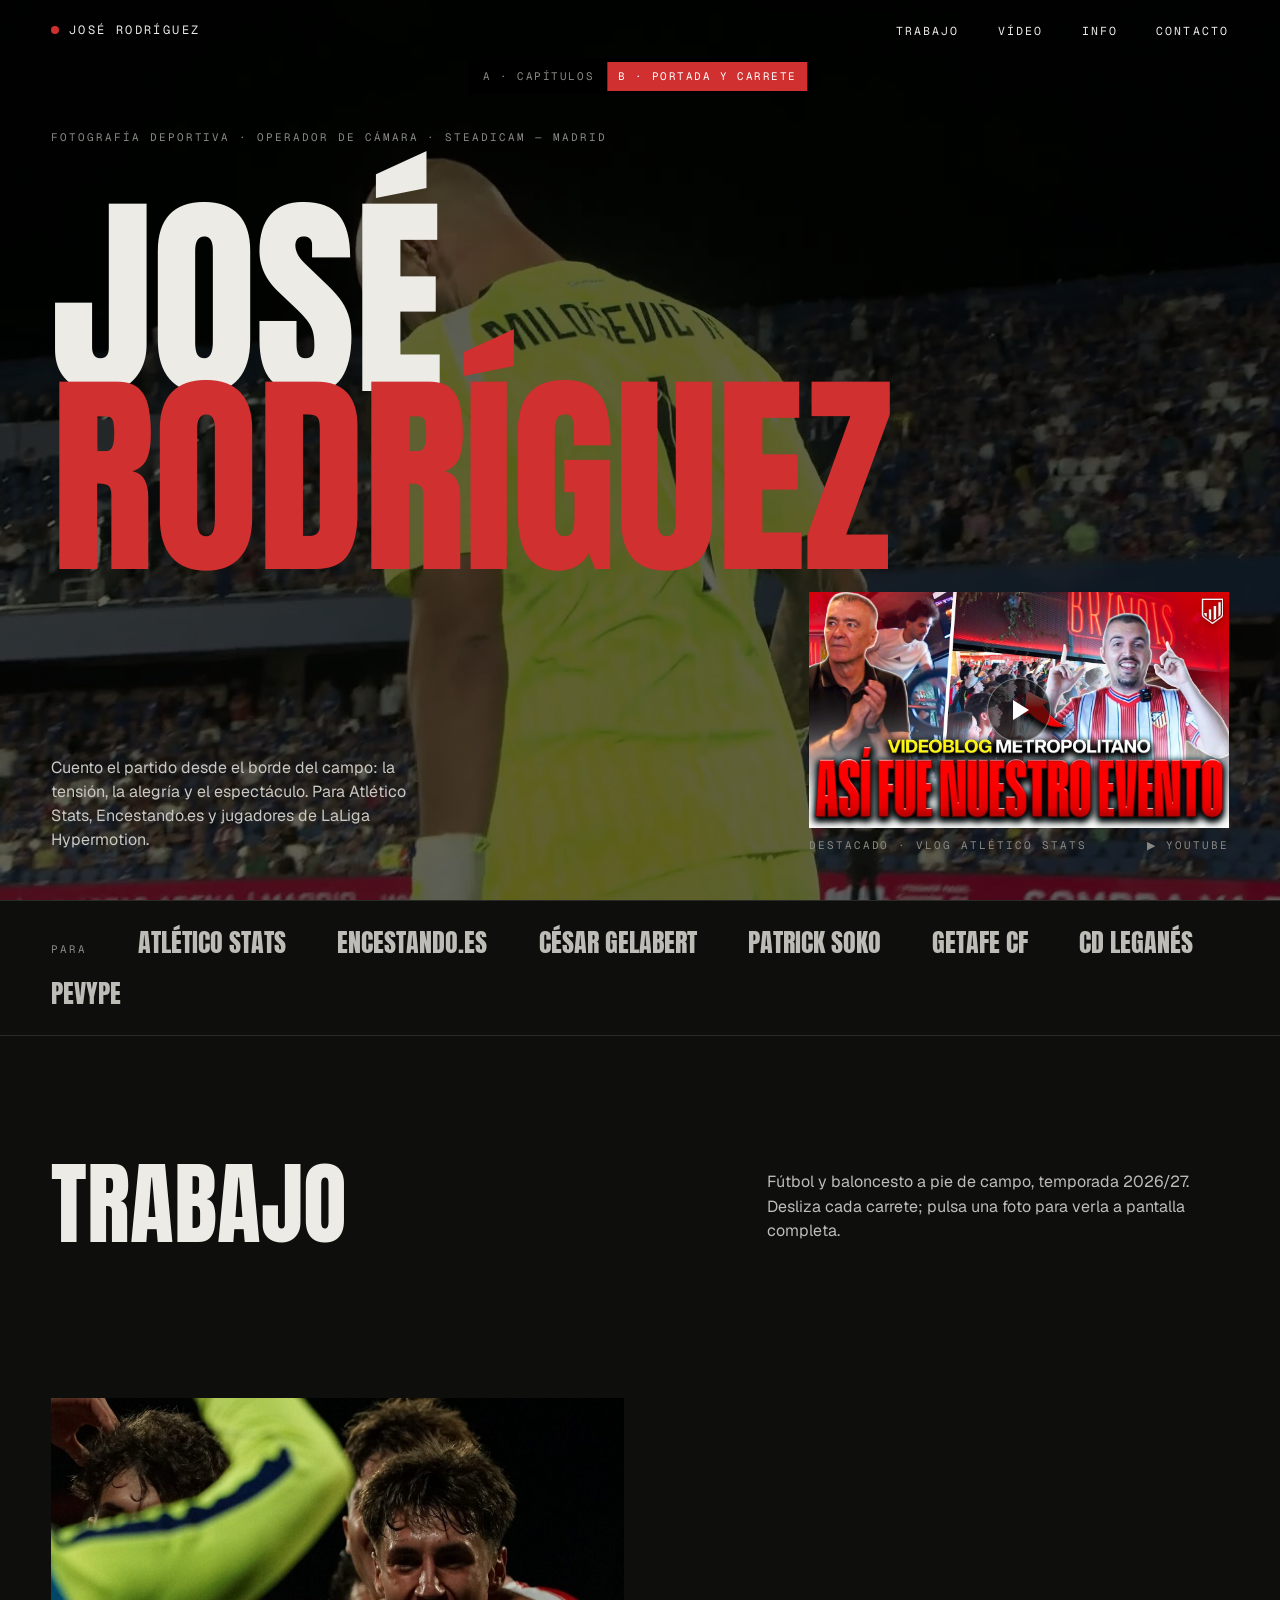
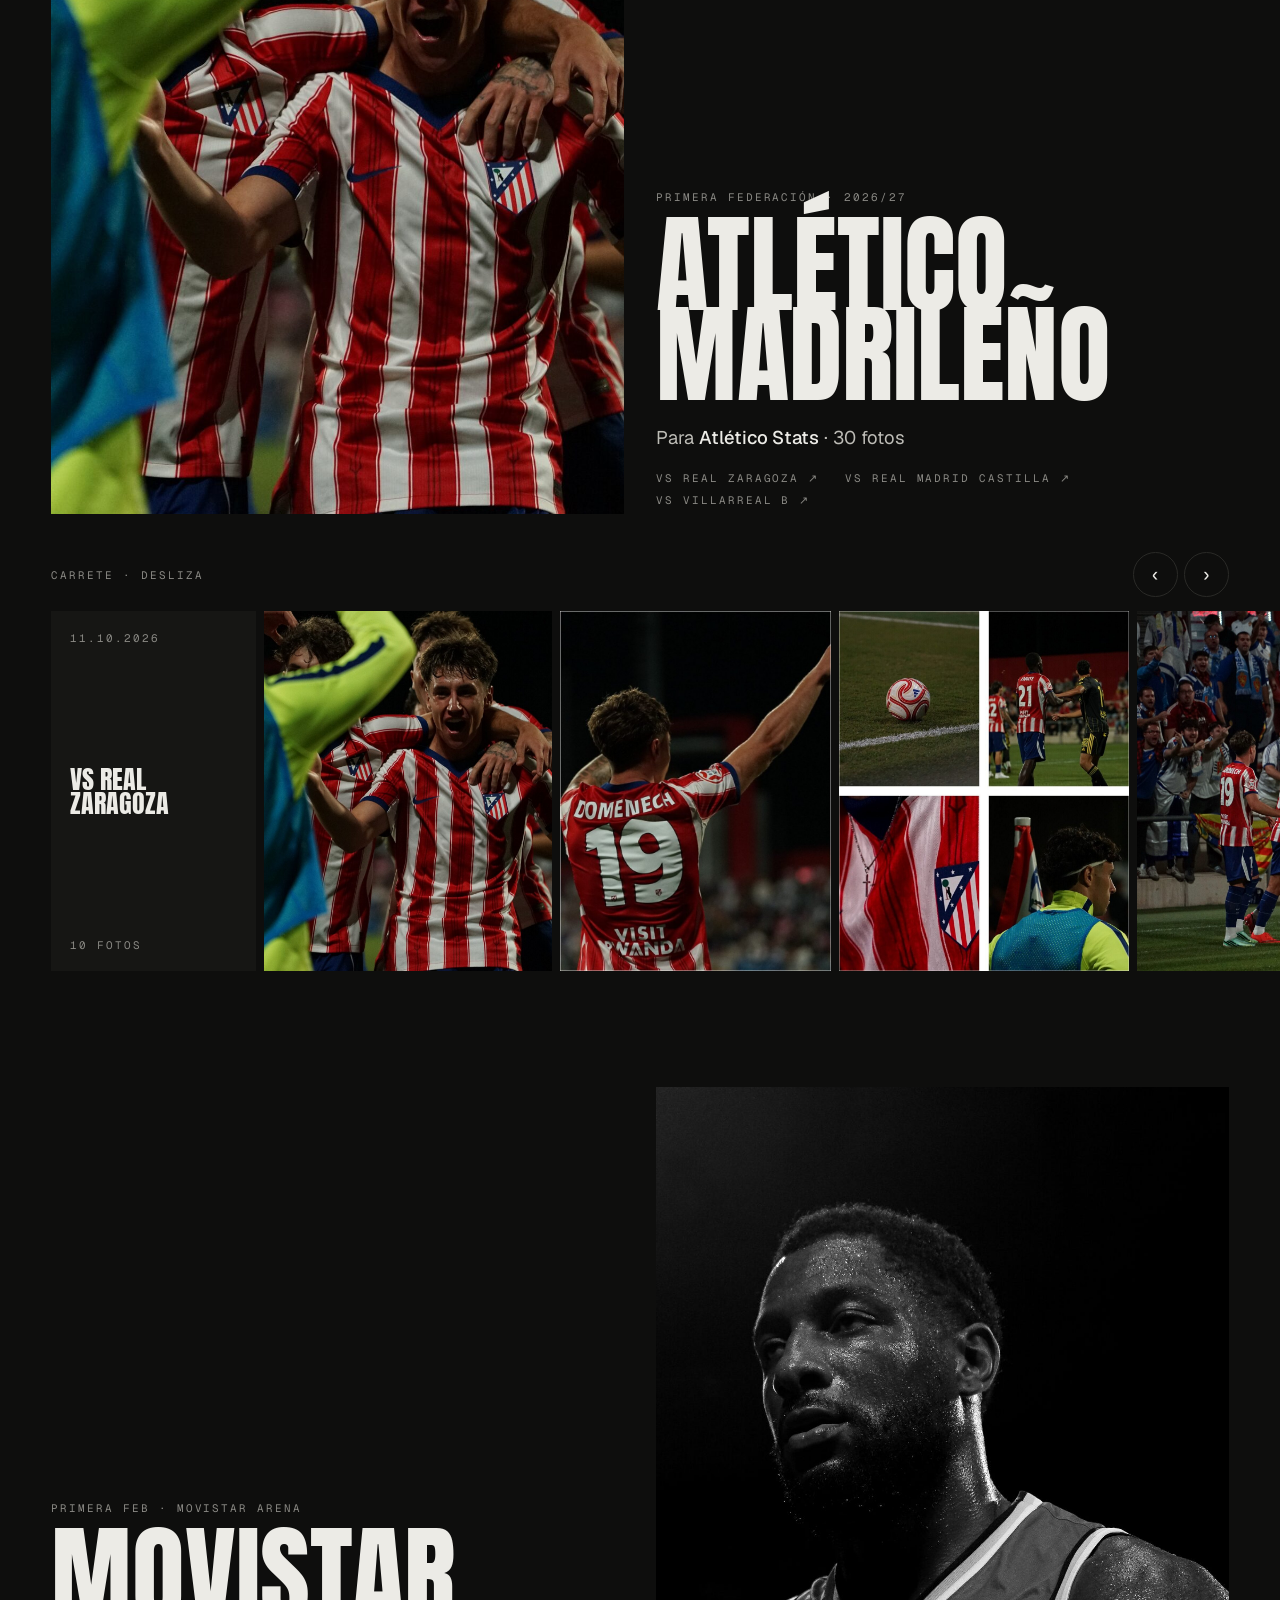
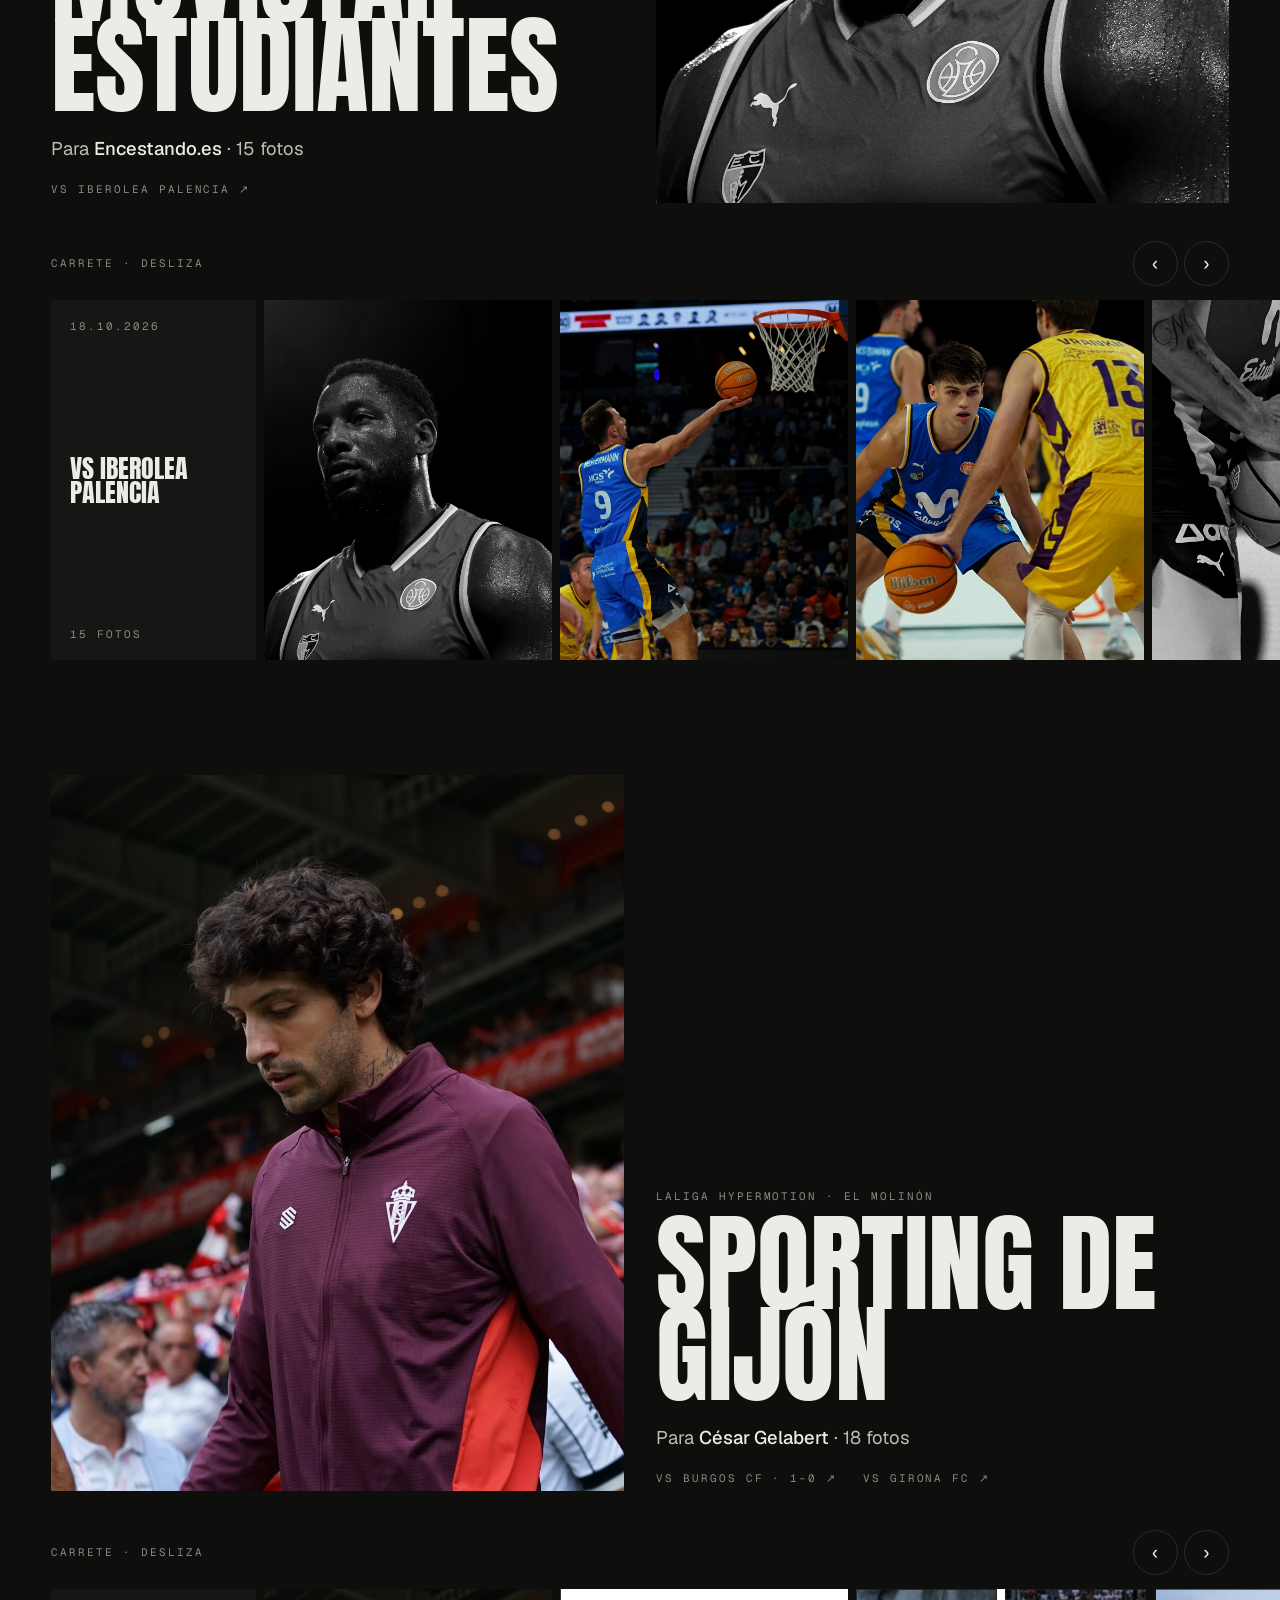
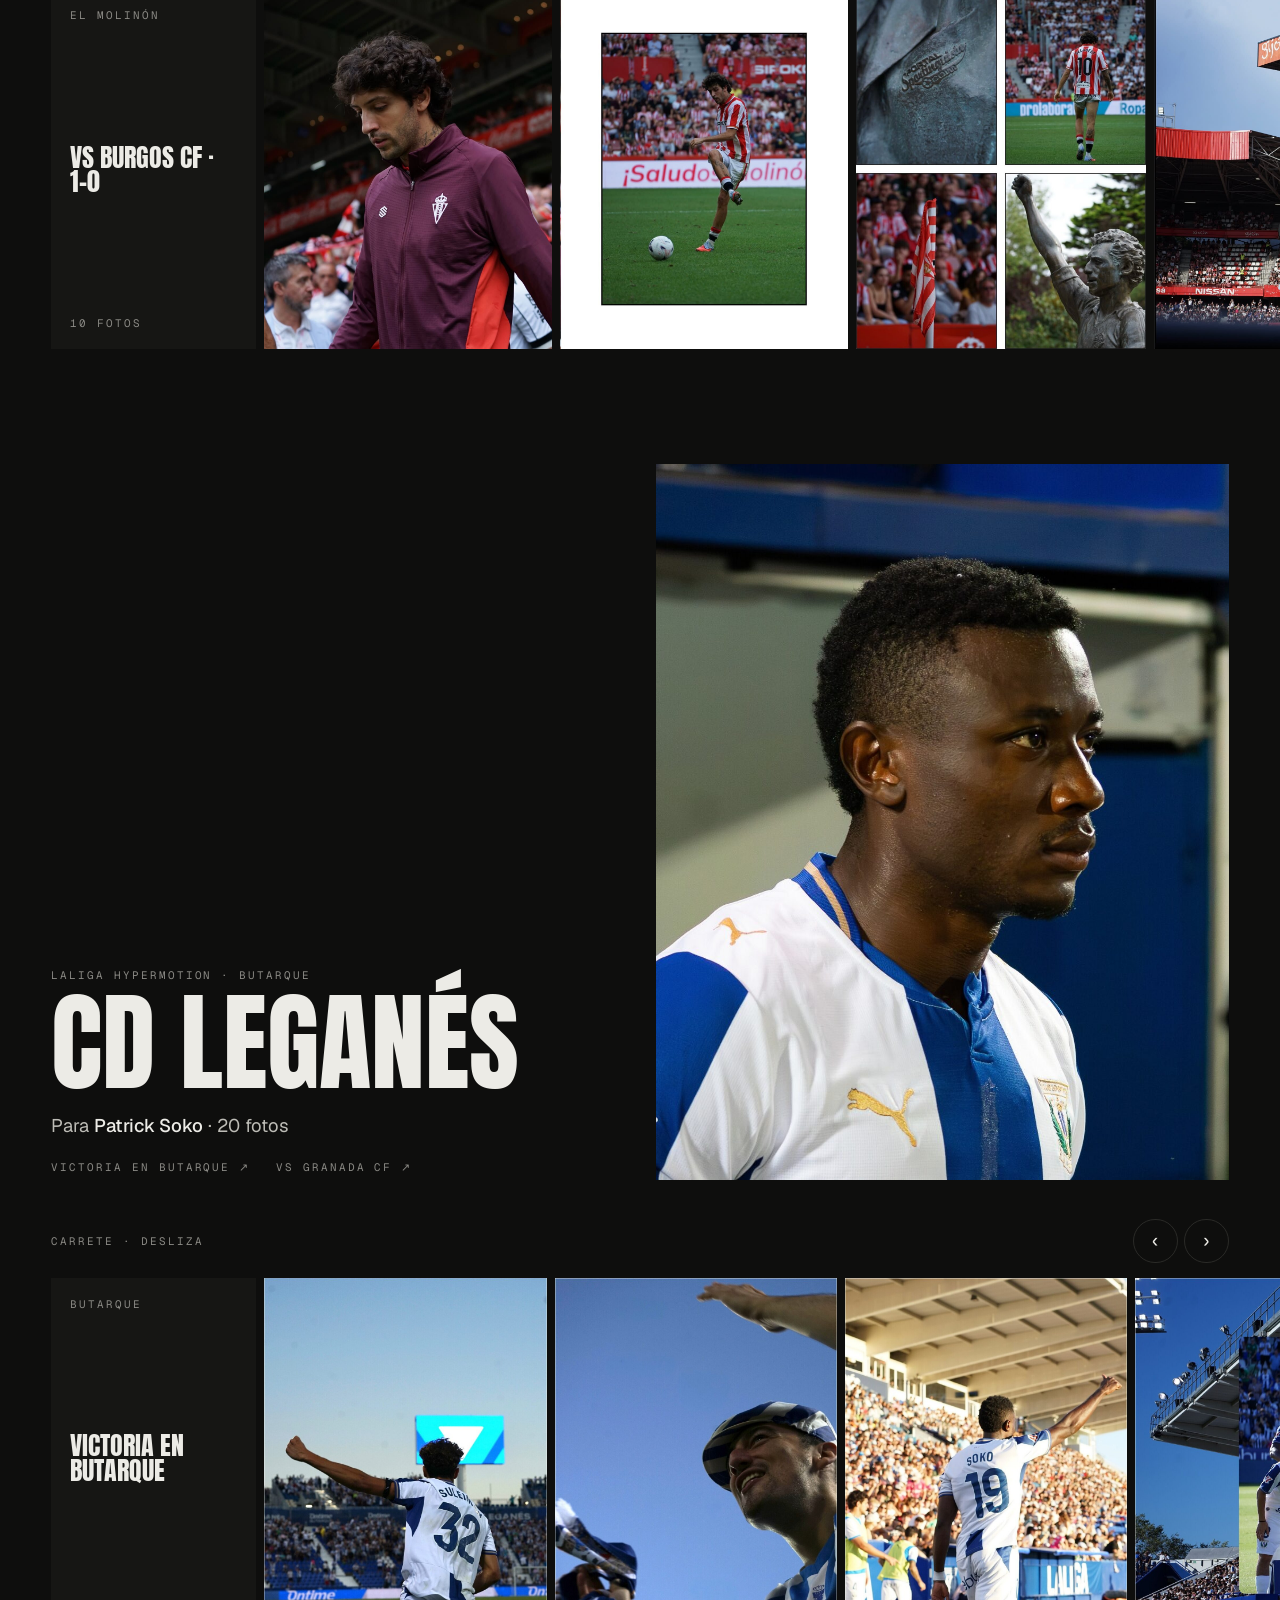
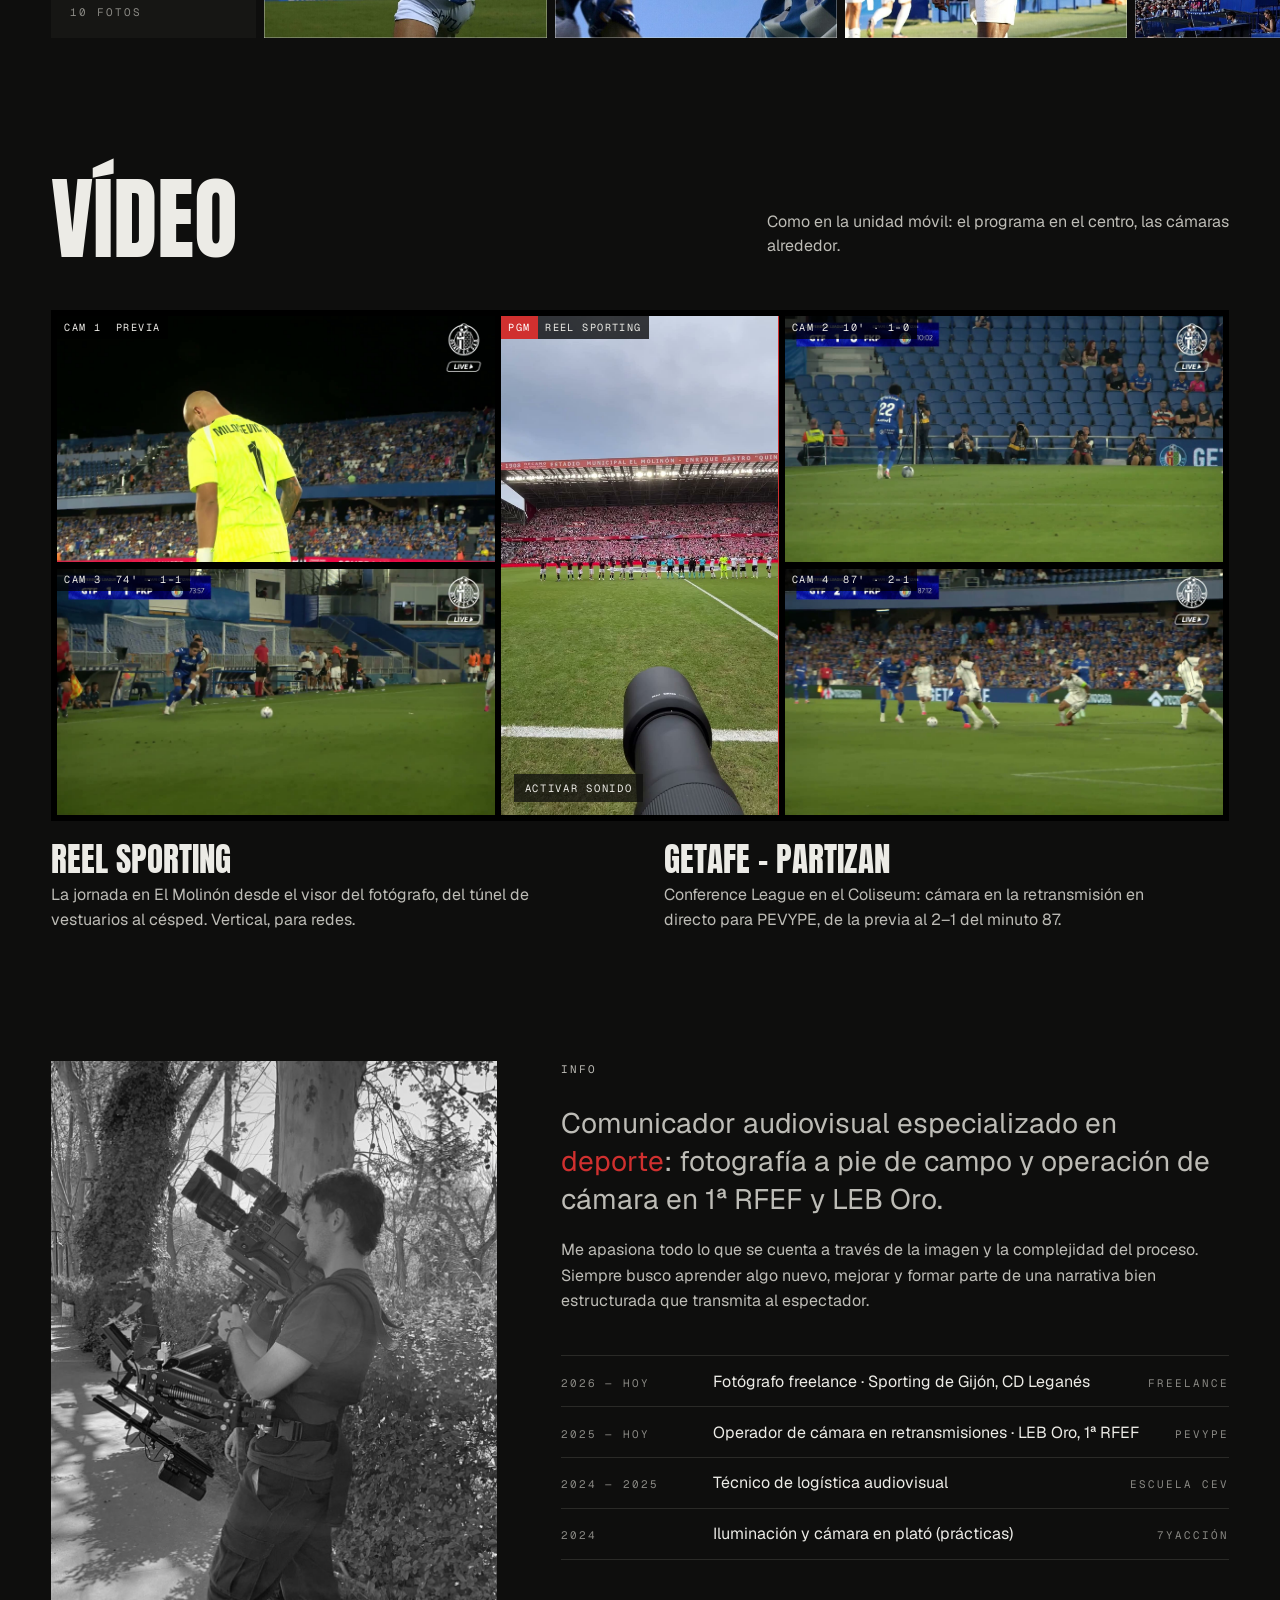
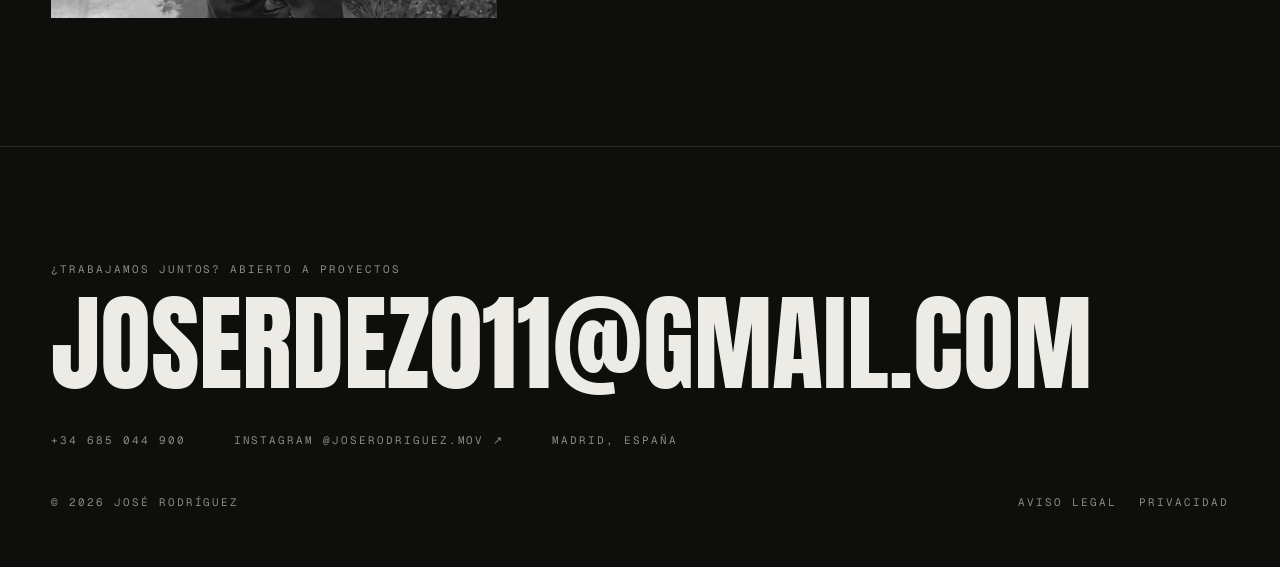
<file: rediseno/opcion-b.html>
<!DOCTYPE html>
<html lang="es">
<head>
<meta charset="UTF-8">
<meta name="viewport" content="width=device-width, initial-scale=1.0">
<meta name="robots" content="noindex">
<title>José Rodríguez — Opción B · Portada y carrete</title>
<link href="../resources/fonts/fonts.css" rel="stylesheet">
<link href="common.css" rel="stylesheet">
<!-- OPCIÓN B. Trabajo: cada club abre con una portada de revista (foto vertical enorme +
     nombre gigante) y debajo un carrete deslizable con todas sus fotos. Vídeo: una pared
     de monitores como la de una unidad móvil: el reel en el centro como "programa" y los
     cuatro planos de la retransmisión del Getafe alrededor. -->
<style>
  .spread { padding-top: clamp(4rem, 8vw, 7rem); }
  .cover { display: grid; grid-template-columns: repeat(12, minmax(0, 1fr)); column-gap: clamp(1rem, 2.5vw, 2.5rem); align-items: end; }
  .cover-photo { grid-column: 1 / 7; padding: 0; border: 0; background: var(--bg-2); cursor: zoom-in; overflow: hidden; width: min(100%, 70svh); aspect-ratio: 4 / 5; }
  .spread--wide .cover-photo { aspect-ratio: 16 / 10; width: 100%; }
  .cover-photo img { width: 100%; height: 100%; object-fit: cover; transition: transform 0.8s var(--ease); }
  .cover-photo:hover img { transform: scale(1.03); }
  .cover-text { grid-column: 7 / -1; padding-bottom: 0.4rem; }
  .cover-text h3 { font-family: var(--fd); font-weight: 400; text-transform: uppercase; font-size: clamp(3rem, 8.4vw, 9rem); line-height: 0.84; margin: 1rem 0 1.6rem; }
  .cover-text .who { font-size: 1.15rem; color: var(--soft); margin-bottom: 1.4rem; }
  .cover-text .who b { color: var(--fg); font-weight: 500; }
  .cover-text ul { display: flex; flex-wrap: wrap; gap: 0.5rem 1.6rem; }
  .cover-text li a { text-decoration: none; }
  .cover-text li a:hover { color: var(--red); }
  .spread:nth-child(even) .cover-photo { grid-column: 7 / -1; grid-row: 1; justify-self: end; }
  .spread:nth-child(even) .cover-text { grid-column: 1 / 7; grid-row: 1; }

  .reel-head { display: flex; justify-content: space-between; align-items: center; margin: 2.4rem 0 0.9rem; }
  .arrows { display: flex; gap: 0.4rem; }
  .arrows button { width: 2.8rem; height: 2.8rem; border-radius: 50%; border: 1px solid var(--line); background: none; cursor: pointer; font-size: 1.2rem; transition: border-color 0.2s, background 0.2s; }
  .arrows button:hover { border-color: var(--fg); background: var(--fg); color: var(--bg); }
  .carrete { display: flex; gap: 8px; overflow-x: auto; scroll-snap-type: x proximity; padding-inline: var(--m); scroll-padding-inline: var(--m); padding-bottom: 0.8rem; scrollbar-width: thin; scrollbar-color: var(--line) transparent; cursor: grab; }
  .carrete.drag { cursor: grabbing; scroll-snap-type: none; }
  .carrete > * { flex: none; height: clamp(220px, 40svh, 440px); scroll-snap-align: start; }
  .carrete button { padding: 0; border: 0; background: var(--bg-2); cursor: zoom-in; }
  .carrete img { height: 100%; width: auto; pointer-events: none; }
  /* Cartón de cabecera de cada partido dentro del carrete, como la cola de un rollo. */
  .leader { width: clamp(150px, 16vw, 220px); background: var(--bg-2); padding: 1.2rem; display: flex; flex-direction: column; justify-content: space-between; }
  .leader b { font-family: var(--fd); font-weight: 400; text-transform: uppercase; font-size: clamp(1.4rem, 2vw, 1.9rem); line-height: 0.95; }

  /* VÍDEO: multipantalla */
  .wall { display: grid; grid-template-columns: 1fr 0.633fr 1fr; gap: 6px; background: #000; padding: 6px; }
  .mon { position: relative; background: #050505; overflow: hidden; }
  .mon video { width: 100%; height: 100%; object-fit: cover; aspect-ratio: 16 / 9; display: block; }
  .mon--pgm { grid-column: 2; grid-row: 1 / span 2; outline: 3px solid var(--red); outline-offset: -3px; }
  .mon--pgm video { aspect-ratio: auto; position: absolute; inset: 0; }
  .tag { position: absolute; left: 0; top: 0; display: flex; font-family: var(--fm); font-size: 0.64rem; letter-spacing: 0.14em; text-transform: uppercase; background: rgba(0,0,0,0.75); z-index: 1; }
  .tag span { padding: 0.45em 0.7em; }
  .tag .on { background: var(--red); color: #fff; }
  .mon--pgm .sound { z-index: 2; }
  .wall-cap { display: grid; grid-template-columns: 1fr 1fr; gap: 1rem 3rem; padding-top: 1.4rem; }
  .wall-cap h3 { font-family: var(--fd); font-weight: 400; text-transform: uppercase; font-size: clamp(1.6rem, 2.6vw, 2.4rem); line-height: 0.95; margin-bottom: 0.5rem; }
  .wall-cap p { color: var(--soft); line-height: 1.55; max-width: 48ch; }

  @media (max-width: 900px) {
    .cover-photo, .spread:nth-child(even) .cover-photo { grid-column: 1 / -1; grid-row: 2; justify-self: start; width: 100%; }
    .cover-text, .spread:nth-child(even) .cover-text { grid-column: 1 / -1; grid-row: 1; margin-bottom: 1.4rem; }
    .wall { grid-template-columns: 1fr 1fr; }
    .mon--pgm { grid-column: 1 / -1; grid-row: 1; height: min(80svh, 720px); }
    .wall-cap { grid-template-columns: 1fr; }
  }
  @media (max-width: 600px) { .arrows { display: none; } .carrete > * { height: 46vw; } .leader { width: 40vw; padding: 0.8rem; } }
</style>
</head>
<body>
<div data-part="nav"></div>
<div data-part="hero"></div>

<main>
<section id="trabajo">
  <div class="sec-head wrap"><h2 class="big rv">Trabajo</h2><p class="rv" style="--d:.1s">Fútbol y baloncesto a pie de campo, temporada 2026/27. Desliza cada carrete; pulsa una foto para verla a pantalla completa.</p></div>
  <div id="spreads"></div>
</section>

<section id="video" class="wrap">
  <div class="sec-head"><h2 class="big rv">Vídeo</h2><p class="rv" style="--d:.1s">Como en la unidad móvil: el programa en el centro, las cámaras alrededor.</p></div>
  <div class="wall rv">
    <div class="mon"><div class="tag"><span>Cam 1</span><span>Previa</span></div><video src="../resources/videos/getafe-conf-01.mp4" poster="../resources/fotografias/getafe-conf-01.jpg" muted loop playsinline autoplay preload="metadata"></video></div>
    <div class="mon mon--pgm"><div class="tag"><span class="on">PGM</span><span>Reel Sporting</span></div>
      <video id="reel" src="../resources/videos/reel-sporting.mp4" poster="../resources/fotografias/reel-sporting.jpg" muted loop playsinline autoplay preload="metadata"></video>
      <button class="sound" type="button" data-sound="reel" aria-pressed="false">Activar sonido</button></div>
    <div class="mon"><div class="tag"><span>Cam 2</span><span>10' · 1–0</span></div><video src="../resources/videos/getafe-conf-02.mp4" poster="../resources/fotografias/getafe-conf-02.jpg" muted loop playsinline autoplay preload="metadata"></video></div>
    <div class="mon"><div class="tag"><span>Cam 3</span><span>74' · 1–1</span></div><video src="../resources/videos/getafe-conf-04.mp4" poster="../resources/fotografias/getafe-conf-04.jpg" muted loop playsinline autoplay preload="metadata"></video></div>
    <div class="mon"><div class="tag"><span>Cam 4</span><span>87' · 2–1</span></div><video src="../resources/videos/getafe-conf-03.mp4" poster="../resources/fotografias/getafe-conf-03.jpg" muted loop playsinline autoplay preload="metadata"></video></div>
  </div>
  <div class="wall-cap">
    <div class="rv"><h3>Reel Sporting</h3><p>La jornada en El Molinón desde el visor del fotógrafo, del túnel de vestuarios al césped. Vertical, para redes.</p></div>
    <div class="rv" style="--d:.1s"><h3>Getafe – Partizan</h3><p>Conference League en el Coliseum: cámara en la retransmisión en directo para PEVYPE, de la previa al 2–1 del minuto 87.</p></div>
  </div>
</section>

<div data-part="info"></div>
<div data-part="contact"></div>
</main>
<div data-part="lb"></div>

<script src="common.js"></script>
<script>
  var host = document.getElementById('spreads');
  JR.CHAPTERS.forEach(function(ch) {
    var all = JR.photos(ch), lead = all[all.findIndex(function(p) { return p.name === ch.picks[0]; })], k = 0, row = '';
    ch.matches.forEach(function(m) {
      row += '<div class="leader"><span class="mono">' + m.d + '</span><b>' + m.s + '</b><span class="mono">' + m.files.length + ' fotos</span></div>';
      m.files.forEach(function() { var p = all[k], d = JR.dims(p.name);
        row += '<button type="button" data-i="' + k + '"><img src="' + p.src + '" alt="' + p.alt + '" width="' + d[0] + '" height="' + d[1] + '" loading="lazy"></button>'; k++; });
    });
    host.insertAdjacentHTML('beforeend',
      '<article class="spread' + (ch.wide ? ' spread--wide' : '') + '" id="' + ch.id + '">' +
      '<div class="cover wrap"><button class="cover-photo rv" type="button" data-i="' + all.indexOf(lead) + '"><img src="' + lead.src + '" alt="' + lead.alt + '" loading="lazy"></button>' +
      '<div class="cover-text rv" style="--d:.12s"><p class="mono">' + ch.l + '</p><h3>' + ch.t + '</h3><p class="who">Para <b>' + ch.c + '</b> · ' + all.length + ' fotos</p>' +
      '<ul class="mono">' + ch.matches.filter(function(m) { return m.ig; }).map(function(m) { return '<li><a href="https://www.instagram.com/p/' + m.ig + '/" target="_blank" rel="noopener">' + m.s + ' ↗</a></li>'; }).join('') + '</ul></div></div>' +
      '<div class="reel-head wrap"><span class="mono">Carrete · desliza</span><div class="arrows"><button type="button" data-dir="-1" aria-label="Anteriores">‹</button><button type="button" data-dir="1" aria-label="Siguientes">›</button></div></div>' +
      '<div class="carrete">' + row + '</div></article>');
    var art = host.lastElementChild, strip = art.querySelector('.carrete');
    art.addEventListener('click', function(e) {
      if (strip.dataset.moved === '1') return;
      var b = e.target.closest('[data-i]'); if (b) return JR.open(all, +b.dataset.i);
      var a = e.target.closest('[data-dir]'); if (a) strip.scrollBy({ left: a.dataset.dir * strip.clientWidth * 0.8, behavior: 'smooth' });
    });
    // Arrastrar con el ratón (en el móvil ya se desliza con el dedo).
    var x0 = null, s0 = 0;
    strip.addEventListener('pointerdown', function(e) { if (e.pointerType !== 'mouse') return; x0 = e.clientX; s0 = strip.scrollLeft; strip.dataset.moved = '0'; });
    window.addEventListener('pointermove', function(e) { if (x0 === null) return; var dx = e.clientX - x0; if (Math.abs(dx) > 5) { strip.dataset.moved = '1'; strip.classList.add('drag'); } strip.scrollLeft = s0 - dx; });
    window.addEventListener('pointerup', function() { if (x0 === null) return; x0 = null; strip.classList.remove('drag'); setTimeout(function() { strip.dataset.moved = '0'; }, 0); });
  });
</script>
</body>
</html>
</file>
<file: resources/fonts/fonts.css>
/* ════════════════════════════════════════════════════════════
   TIPOGRAFÍAS AUTOALOJADAS
   Servidas desde el propio dominio para no enviar la IP de cada
   visitante a servidores de terceros (fonts.gstatic.com / cdnfonts).
   Regenerar con scripts/selfhost_fonts.py si cambian las familias.
   ════════════════════════════════════════════════════════════ */

/* Anton · latin-ext */
@font-face {
  font-family: 'Anton';
  font-style: normal;
  font-weight: 400;
  font-display: swap;
  src: url(./anton-latin-ext.woff2) format('woff2');
  unicode-range: U+0100-02BA, U+02BD-02C5, U+02C7-02CC, U+02CE-02D7, U+02DD-02FF, U+0304, U+0308, U+0329, U+1D00-1DBF, U+1E00-1E9F, U+1EF2-1EFF, U+2020, U+20A0-20AB, U+20AD-20C0, U+2113, U+2C60-2C7F, U+A720-A7FF;
}

/* Anton · latin */
@font-face {
  font-family: 'Anton';
  font-style: normal;
  font-weight: 400;
  font-display: swap;
  src: url(./anton-latin.woff2) format('woff2');
  unicode-range: U+0000-00FF, U+0131, U+0152-0153, U+02BB-02BC, U+02C6, U+02DA, U+02DC, U+0304, U+0308, U+0329, U+2000-206F, U+20AC, U+2122, U+2191, U+2193, U+2212, U+2215, U+FEFF, U+FFFD;
}

/* Geist · latin-ext */
@font-face {
  font-family: 'Geist';
  font-style: normal;
  font-weight: 300 900;
  font-display: swap;
  src: url(./geist-latin-ext.woff2) format('woff2');
  unicode-range: U+0100-02BA, U+02BD-02C5, U+02C7-02CC, U+02CE-02D7, U+02DD-02FF, U+0304, U+0308, U+0329, U+1D00-1DBF, U+1E00-1E9F, U+1EF2-1EFF, U+2020, U+20A0-20AB, U+20AD-20C0, U+2113, U+2C60-2C7F, U+A720-A7FF;
}

/* Geist · latin */
@font-face {
  font-family: 'Geist';
  font-style: normal;
  font-weight: 300 900;
  font-display: swap;
  src: url(./geist-latin.woff2) format('woff2');
  unicode-range: U+0000-00FF, U+0131, U+0152-0153, U+02BB-02BC, U+02C6, U+02DA, U+02DC, U+0304, U+0308, U+0329, U+2000-206F, U+20AC, U+2122, U+2191, U+2193, U+2212, U+2215, U+FEFF, U+FFFD;
}

/* Geist Mono · latin-ext */
@font-face {
  font-family: 'Geist Mono';
  font-style: normal;
  font-weight: 400 500;
  font-display: swap;
  src: url(./geist-mono-latin-ext.woff2) format('woff2');
  unicode-range: U+0100-02BA, U+02BD-02C5, U+02C7-02CC, U+02CE-02D7, U+02DD-02FF, U+0304, U+0308, U+0329, U+1D00-1DBF, U+1E00-1E9F, U+1EF2-1EFF, U+2020, U+20A0-20AB, U+20AD-20C0, U+2113, U+2C60-2C7F, U+A720-A7FF;
}

/* Geist Mono · latin */
@font-face {
  font-family: 'Geist Mono';
  font-style: normal;
  font-weight: 400 500;
  font-display: swap;
  src: url(./geist-mono-latin.woff2) format('woff2');
  unicode-range: U+0000-00FF, U+0131, U+0152-0153, U+02BB-02BC, U+02C6, U+02DA, U+02DC, U+0304, U+0308, U+0329, U+2000-206F, U+20AC, U+2122, U+2191, U+2193, U+2212, U+2215, U+FEFF, U+FFFD;
}

/* Coolvetica · Ray Larabie (Typodermic), uso libre */
@font-face {
  font-family: 'Coolvetica';
  font-style: normal;
  font-weight: 400;
  font-display: swap;
  src: url(./coolvetica.woff) format('woff');
}
</file>
<file: rediseno/common.css>
/* Partes comunes de las opciones del rediseño: portada (la del primer diseño), clientes,
   info, contacto, pie, visor a pantalla completa y selector de opciones. */
:root {
  --bg: #0e0e0d; --bg-2: #161614; --fg: #ecebe6; --soft: #bdbcb6; --mid: #8a8984; --line: #2a2a27; --red: #d0302f;
  --fd: 'Anton', 'Arial Narrow', sans-serif;
  --fh: 'Geist', Arial, sans-serif;
  --fm: 'Geist Mono', monospace;
  --m: clamp(1rem, 4vw, 3.5rem);
  --ease: cubic-bezier(0.2, 0.7, 0.2, 1);
}
* { box-sizing: border-box; margin: 0; padding: 0; }
html { scroll-behavior: smooth; }
body { background: var(--bg); color: var(--fg); font-family: var(--fh); -webkit-font-smoothing: antialiased; }
a { color: inherit; }
img, video { display: block; max-width: 100%; }
button { font: inherit; color: inherit; }
ul { list-style: none; }
:focus-visible { outline: 2px solid var(--red); outline-offset: 3px; }
.mono { font-family: var(--fm); font-size: 0.68rem; letter-spacing: 0.18em; text-transform: uppercase; color: var(--mid); }
.wrap { padding-inline: var(--m); }
h2.big { font-family: var(--fd); font-weight: 400; text-transform: uppercase; font-size: clamp(2.6rem, 7vw, 6rem); line-height: 0.9; }

/* NAV */
nav.top { position: fixed; inset: 0 0 auto; z-index: 20; display: flex; justify-content: space-between; align-items: center;
      padding: 1.2rem var(--m); mix-blend-mode: difference; }
nav.top .logo { font-family: var(--fm); font-size: 0.75rem; letter-spacing: 0.2em; text-transform: uppercase; text-decoration: none; }
nav.top .logo::before { content: ''; display: inline-block; width: 8px; height: 8px; border-radius: 50%; background: var(--red);
      margin-right: 0.6rem; animation: rec 1.6s steps(1) infinite; }
@keyframes rec { 50% { opacity: 0; } }
nav.top ul { display: flex; gap: clamp(1rem, 3vw, 2.5rem); }
nav.top ul a { font-family: var(--fm); font-size: 0.72rem; letter-spacing: 0.18em; text-transform: uppercase; text-decoration: none; }

/* PORTADA — la del primer diseño. Arreglos: hueco arriba para la barra (antes el
   antetítulo quedaba debajo del menú) y el nombre limitado también por la ALTURA de
   la pantalla, para que en monitores bajos todo quepa sin subir por encima. */
.hero { position: relative; min-height: 100svh; display: grid; grid-template-columns: 100%; align-content: end;
        padding-top: 6.5rem; padding-bottom: clamp(1.5rem, 4vw, 3rem); overflow: hidden; }
.hero-bg { position: absolute; inset: 0; width: 100%; height: 100%; object-fit: cover; filter: brightness(0.38) saturate(0.8);
           transform: scale(1.18); transform-origin: 0 100%; } /* recorta el logo y el "LIVE" de la esquina de la retransmisión */
.hero > *:not(.hero-bg) { position: relative; }
.hero > .mono { margin-bottom: calc(clamp(3.6rem, min(17vw, 25svh), 17rem) * 0.3); } /* deja sitio a la tilde de la É */
.hero h1 { font-family: var(--fd); font-weight: 400; text-transform: uppercase; line-height: 0.82; letter-spacing: -0.01em;
           font-size: clamp(3.6rem, min(17vw, 25svh), 17rem); }
.hero h1 span { color: var(--red); }
.hero-foot { display: grid; grid-template-columns: minmax(0, 1fr) minmax(0, 420px); gap: 2rem; align-items: end; margin-top: 1.6rem; }
.hero-foot p { max-width: 34ch; line-height: 1.5; color: #c9c8c2; }
.feat { width: 100%; cursor: pointer; }
.feat-frame { position: relative; aspect-ratio: 16/9; overflow: hidden; background: #000; }
.feat-frame img { width: 100%; height: 100%; object-fit: cover; transition: transform 0.5s; }
.feat:hover .feat-frame img { transform: scale(1.04); }
.feat-frame iframe { width: 100%; height: 100%; border: 0; }
.play { position: absolute; inset: 0; margin: auto; width: 64px; height: 64px; border-radius: 50%; background: rgba(14,14,13,0.6);
        border: 1px solid rgba(255,255,255,0.4); display: grid; place-items: center; transition: background 0.2s; }
.play::after { content: ''; border-left: 16px solid #fff; border-top: 10px solid transparent; border-bottom: 10px solid transparent; margin-left: 4px; }
.feat:hover .play { background: var(--red); border-color: var(--red); }
.feat .mono { display: flex; justify-content: space-between; margin-top: 0.6rem; }

/* CLIENTES */
.clients { border-block: 1px solid var(--line); padding-block: 1.4rem; display: flex; flex-wrap: wrap; gap: 0.8rem clamp(1.5rem, 4vw, 3.5rem); align-items: baseline; }
.clients b { font-family: var(--fd); font-weight: 400; font-size: clamp(1.1rem, 2vw, 1.6rem); text-transform: uppercase; color: #bdbcb6; }

/* Cabecera de sección */
.sec-head { display: flex; justify-content: space-between; align-items: end; gap: 1rem 2rem; flex-wrap: wrap; padding-top: clamp(5rem, 10vw, 9rem); margin-bottom: clamp(2rem, 4vw, 3.5rem); }
.sec-head p { max-width: 42ch; color: var(--soft); line-height: 1.55; }

/* Banda del reel con fondo desenfocado (opciones A y C la usan) */
.reel-band { position: relative; overflow: hidden; margin-top: clamp(4rem, 8vw, 7rem); padding-block: clamp(2rem, 5vw, 4rem); display: grid; place-items: center; }
.reel-band::before { content: ''; position: absolute; inset: -40px; background: var(--poster) center / cover; filter: blur(38px) brightness(0.45) saturate(1.2); transform: scale(1.1); }
.reel-phone { position: relative; height: min(84svh, 820px); aspect-ratio: 9 / 16; background: #000; }
.reel-phone video { width: 100%; height: 100%; object-fit: cover; }
.sound { position: absolute; left: 0.8rem; bottom: 0.8rem; border: 0; background: rgba(14,14,13,0.75); color: var(--fg); font-family: var(--fm);
         font-size: 0.66rem; letter-spacing: 0.16em; text-transform: uppercase; padding: 0.7em 1em; cursor: pointer; transition: background 0.2s; }
.sound:hover, .sound[aria-pressed="true"] { background: var(--red); }

/* INFO */
.info { padding-block: clamp(5rem, 10vw, 9rem); display: grid; grid-template-columns: minmax(0, 0.8fr) minmax(0, 1.2fr); gap: clamp(2rem, 5vw, 5rem); }
.info img { width: 100%; aspect-ratio: 4/5; object-fit: cover; filter: grayscale(1); }
.info .lead { font-size: clamp(1.25rem, 2.2vw, 1.8rem); line-height: 1.35; margin: 1.6rem 0 1.2rem; }
.info .lead em { font-style: normal; color: var(--red); }
.info p { color: var(--soft); line-height: 1.6; max-width: 60ch; }
.xp { margin-top: 2.6rem; border-top: 1px solid var(--line); }
.xp li { display: grid; grid-template-columns: 8.5rem 1fr auto; gap: 1rem; padding: 0.9rem 0; border-bottom: 1px solid var(--line); align-items: baseline; }

/* CONTACTO */
.contact { border-top: 1px solid var(--line); padding-block: clamp(4rem, 9vw, 8rem) 2rem; }
.contact .bigmail { display: block; font-family: var(--fd); text-transform: uppercase; font-size: clamp(2rem, 8.2vw, 9rem); line-height: 0.95;
                text-decoration: none; margin: 1.2rem 0 2.4rem; word-break: break-all; transition: color 0.2s; }
.contact .bigmail:hover { color: var(--red); }
.contact-row { display: flex; flex-wrap: wrap; gap: 1rem 3rem; }
.contact-row a { text-decoration: none; }
footer { display: flex; justify-content: space-between; flex-wrap: wrap; gap: 1rem; padding-block: 3rem 1.6rem; }
footer a { text-decoration: none; margin-left: 1.4rem; }

/* VISOR */
.lb { border: 0; padding: 0; margin: 0; width: 100%; max-width: none; height: 100%; max-height: none; background: rgba(8,8,7,0.98); color: var(--fg); }
.lb::backdrop { background: rgba(8,8,7,0.98); }
.lb[open] { display: grid; grid-template-rows: 1fr auto; }
.lb-stage { display: grid; place-items: center; min-height: 0; padding: 1rem; touch-action: pan-y; }
.lb-stage img { max-width: 100%; max-height: calc(100svh - 7rem); object-fit: contain; }
.lb-bar { display: flex; justify-content: space-between; align-items: center; gap: 1rem; padding: 0.8rem var(--m) 1.2rem; flex-wrap: wrap; }
.lb-bar b { font-family: var(--fd); font-weight: 400; text-transform: uppercase; font-size: 1.3rem; display: block; }
.lb-btns { display: flex; gap: 0.4rem; }
.lb-btns button { background: none; border: 1px solid var(--line); padding: 0.7em 1em; cursor: pointer; font-family: var(--fm); font-size: 0.68rem;
                  letter-spacing: 0.16em; text-transform: uppercase; transition: border-color 0.2s, background 0.2s; }
.lb-btns button:hover { border-color: var(--fg); }
.lb-btns .lb-x { background: var(--fg); color: var(--bg); border-color: var(--fg); }

/* Selector de opciones (sólo maqueta) */
.picker { position: fixed; left: 50%; top: 3.6rem; translate: -50% 0; z-index: 40; display: flex; gap: 2px; background: #000; padding: 4px; }
.picker a { font-family: var(--fm); font-size: 0.68rem; letter-spacing: 0.14em; text-transform: uppercase; text-decoration: none; padding: 0.7em 1em; color: var(--mid); white-space: nowrap; }
.picker a[aria-current] { background: var(--red); color: #fff; }

/* Entradas al hacer scroll */
@media (prefers-reduced-motion: no-preference) {
  .js .rv { opacity: 0; transform: translateY(26px); transition: opacity 0.8s var(--ease), transform 0.8s var(--ease); transition-delay: var(--d, 0s); }
  .js .rv.in { opacity: 1; transform: none; }
}
@media (prefers-reduced-motion: reduce) {
  *, *::before, *::after { animation: none !important; transition: none !important; scroll-behavior: auto !important; }
}

@media (max-width: 800px) {
  .hero-foot { grid-template-columns: 1fr; }
  .info { grid-template-columns: 1fr; }
  .xp li { grid-template-columns: 1fr; gap: 0.2rem; }
  nav.top ul { gap: 0.9rem; }
  .picker a { padding: 0.7em 1.1em; }
  .picker .pk-name { display: none; }
}
@media (max-width: 520px) {
  nav.top .logo span { display: none; }
  .hero h1 { font-size: clamp(3.4rem, 18vw, 6rem); }
}
</file>
